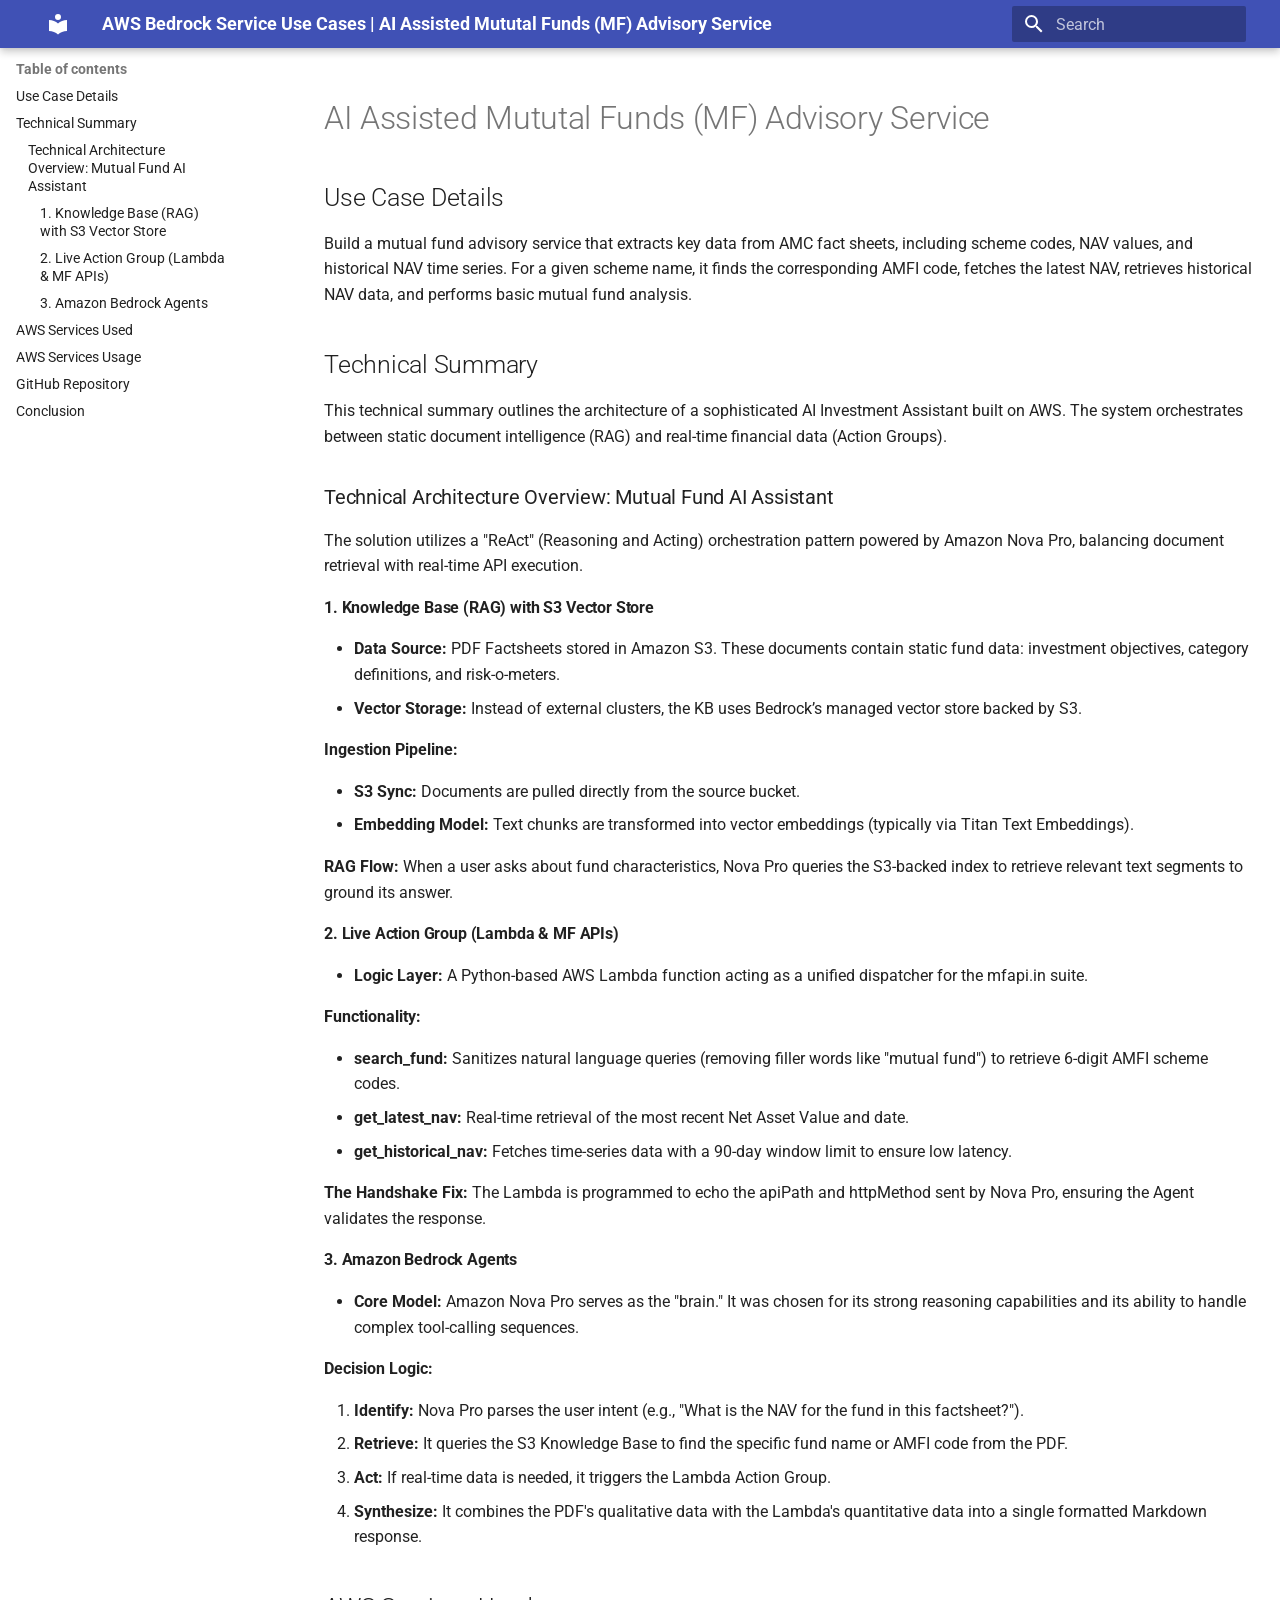
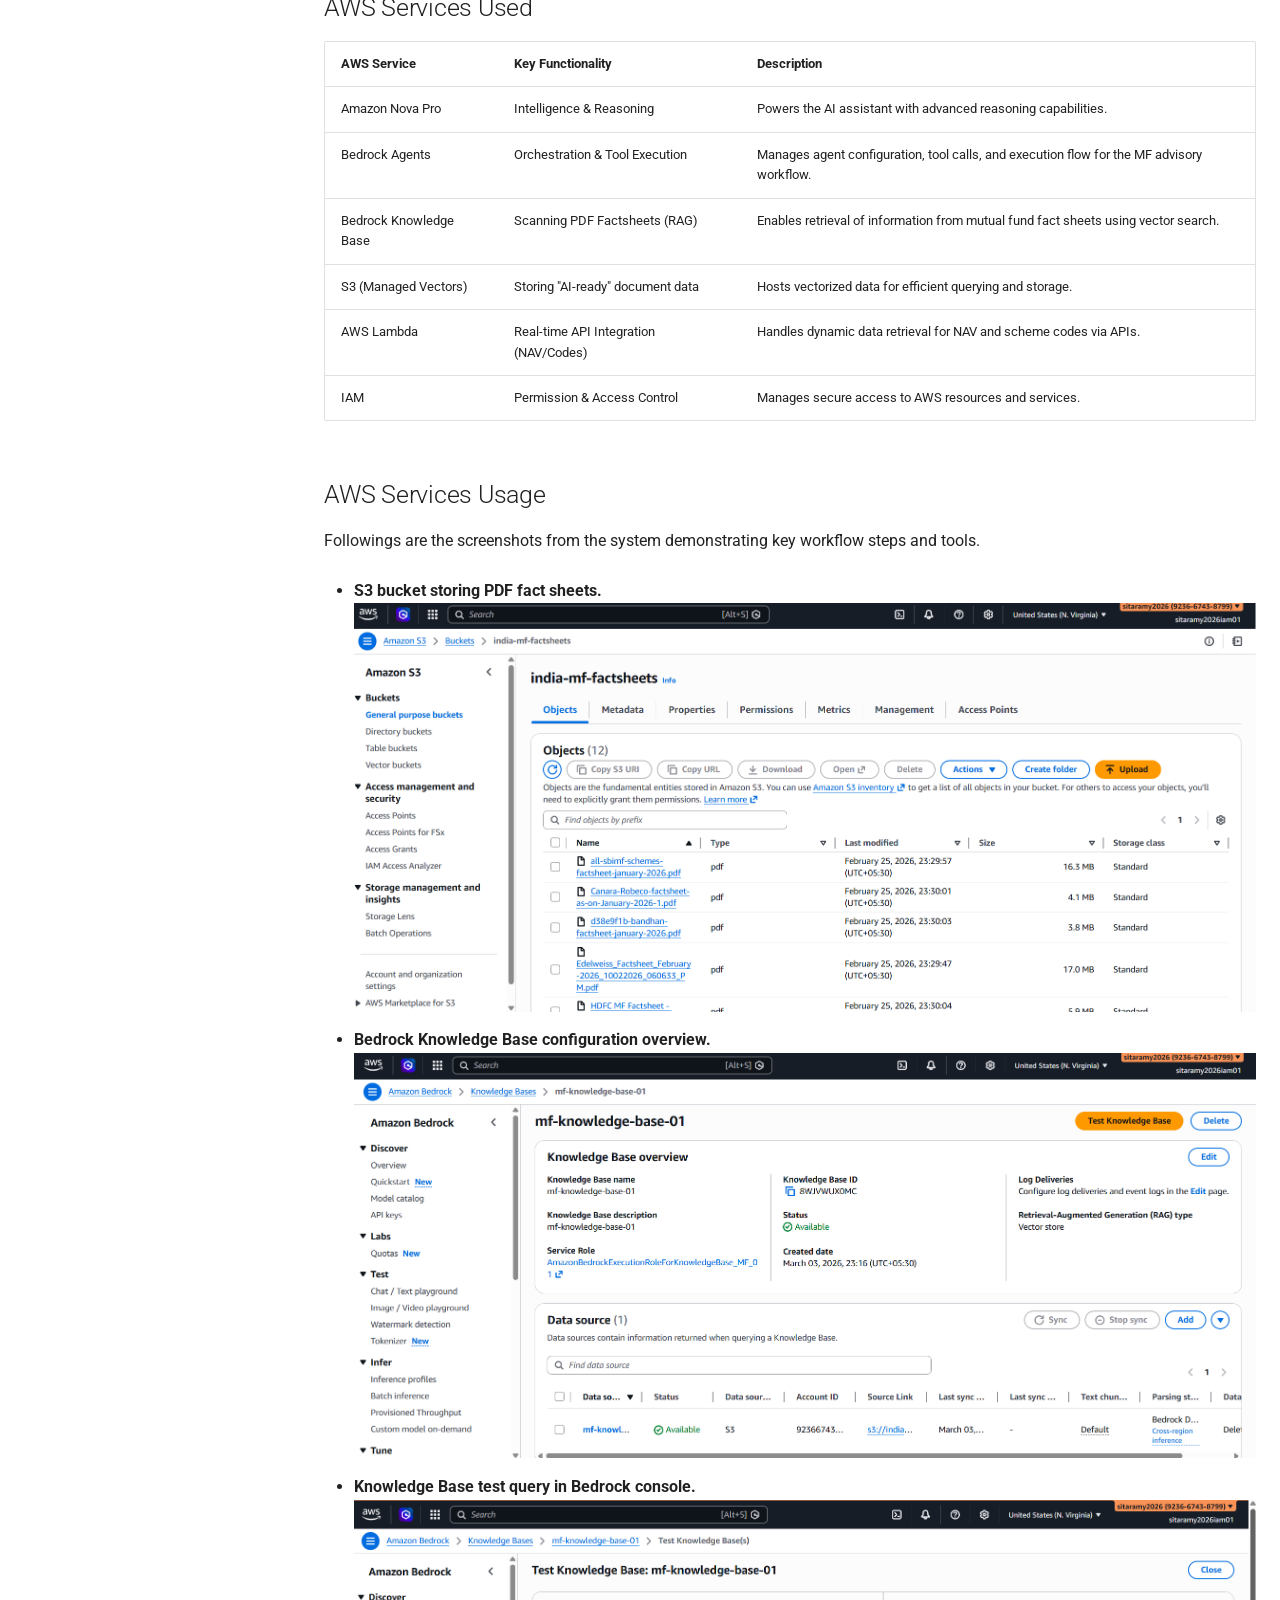
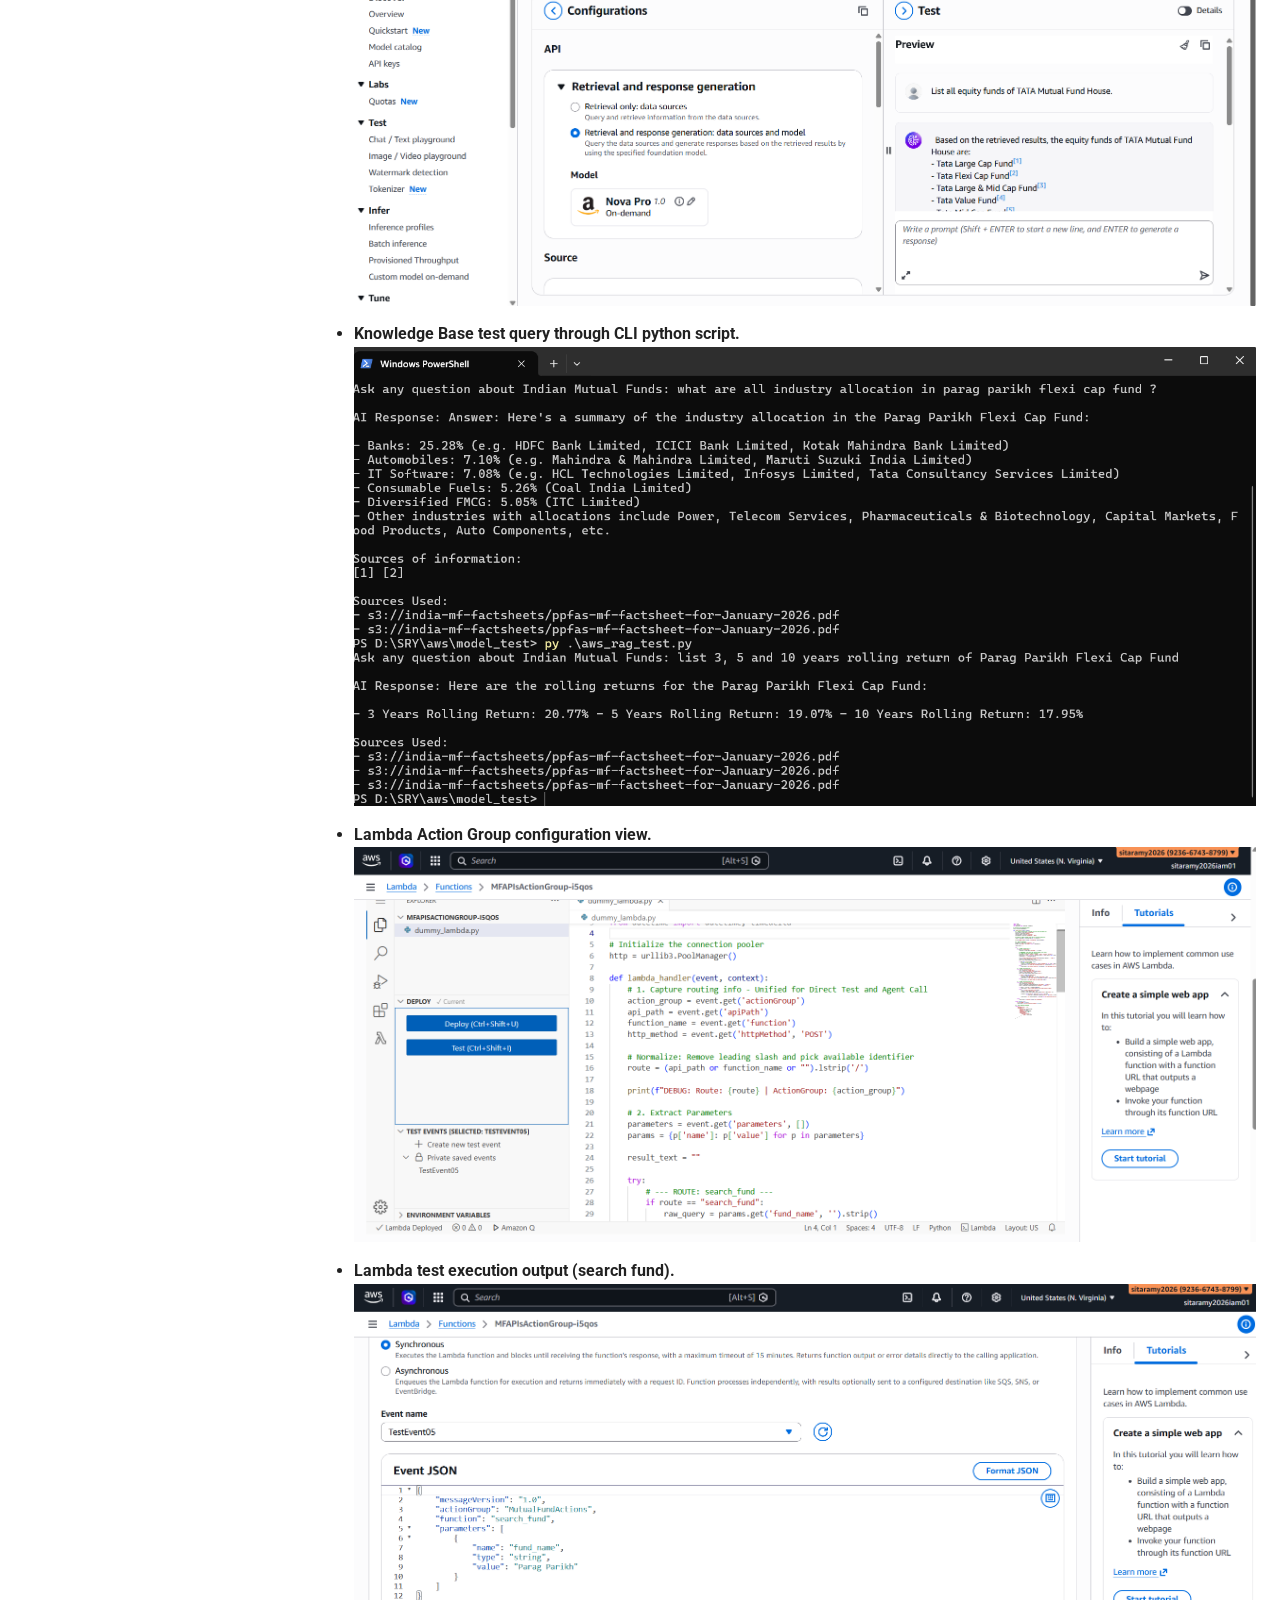
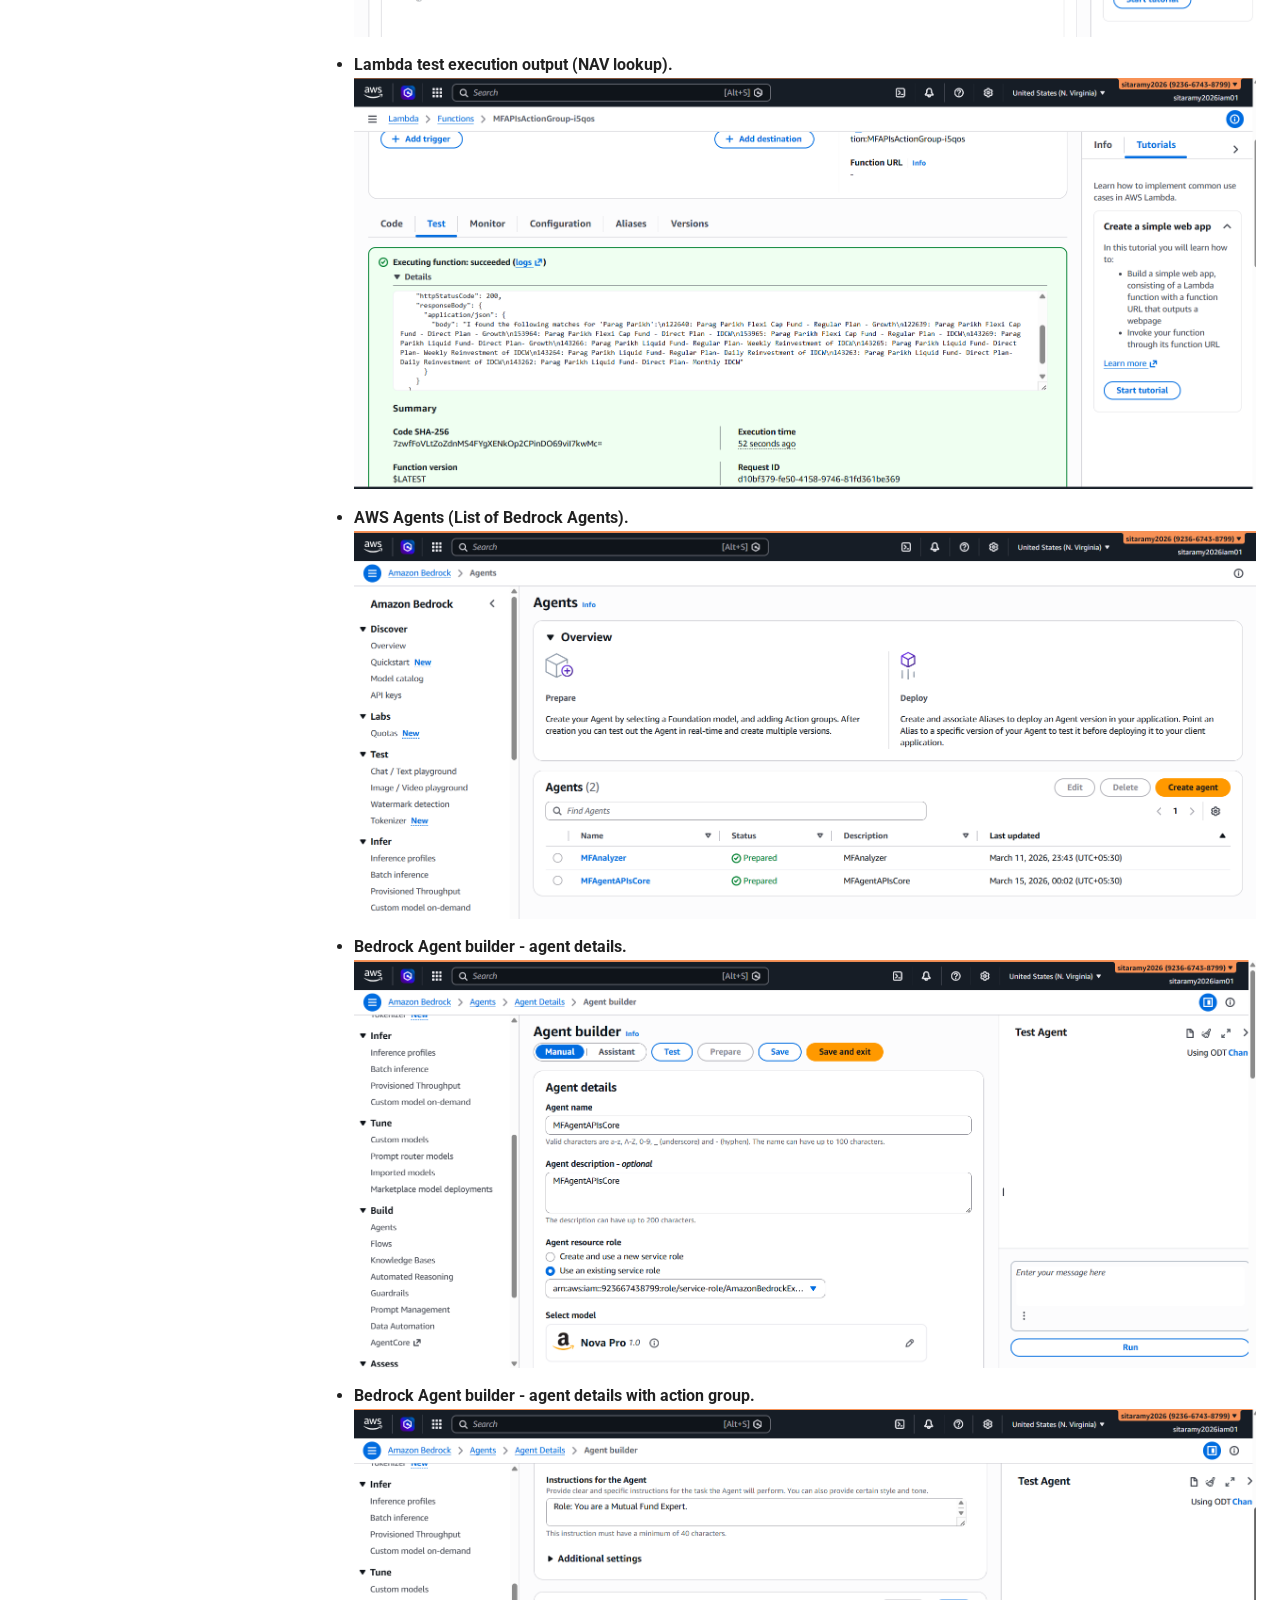
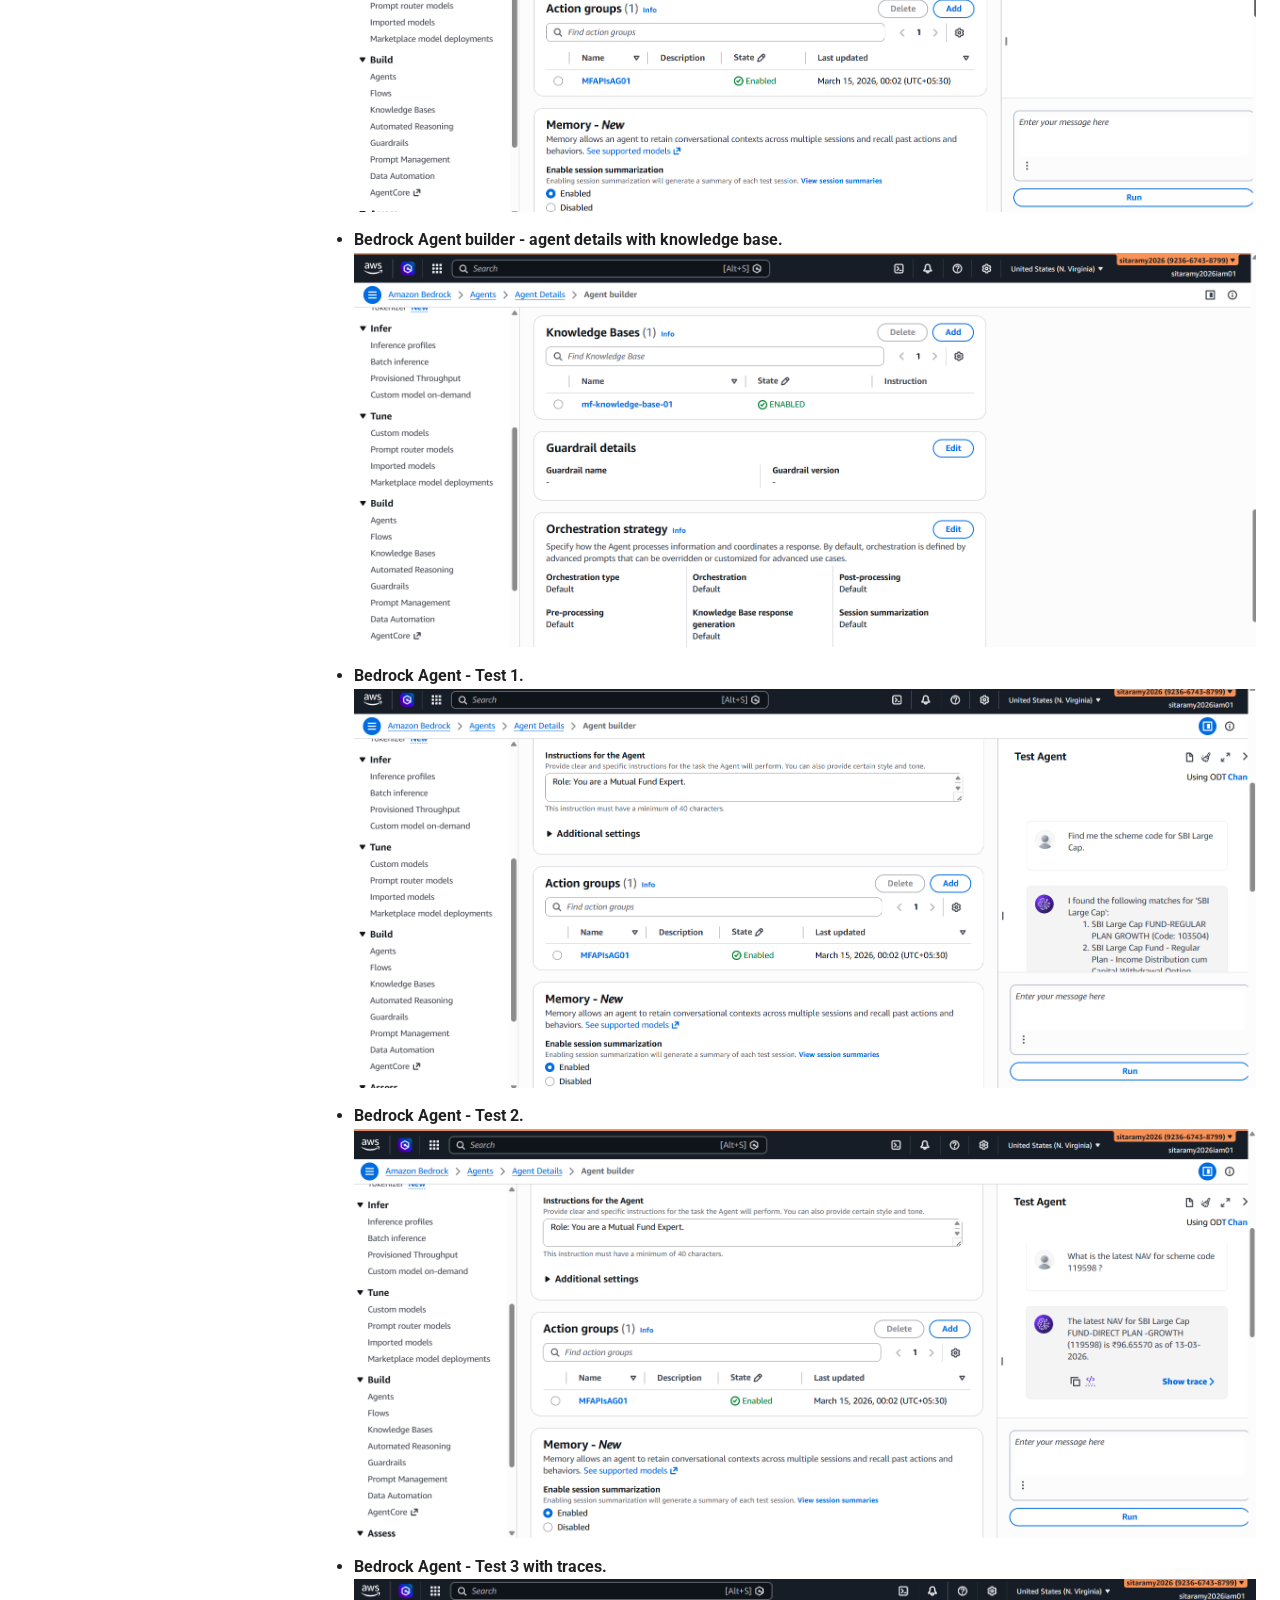
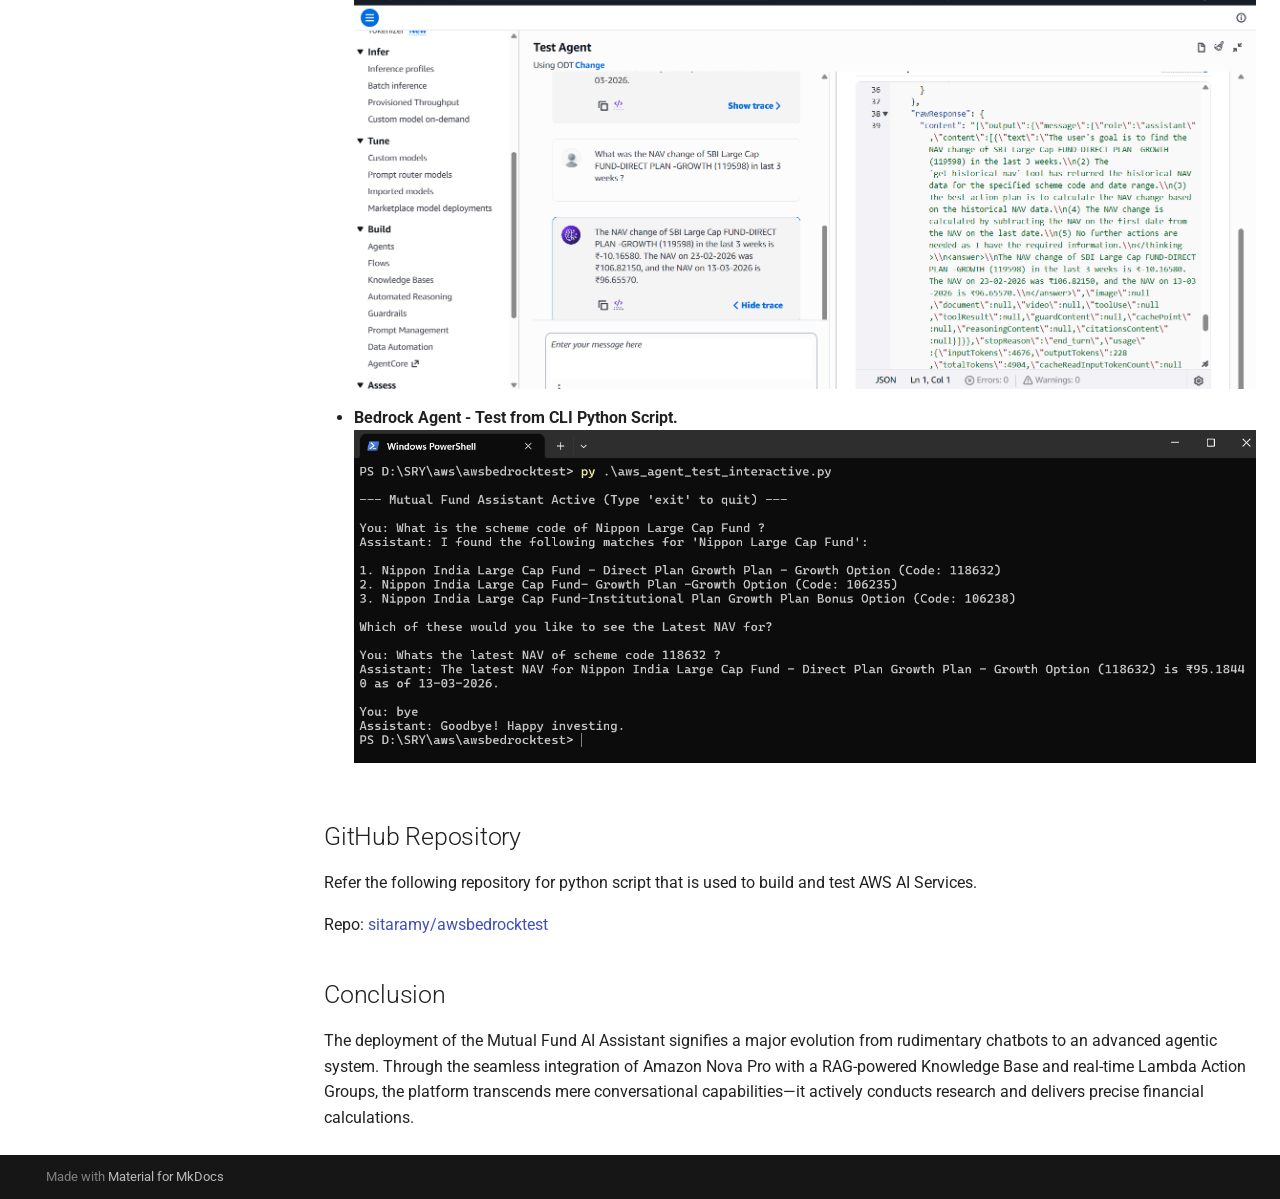
<file: index.html>
<!doctype html>
<html lang="en" class="no-js">
  <head>
    
      <meta charset="utf-8">
      <meta name="viewport" content="width=device-width,initial-scale=1">
      
      
      
      
      
      
        
      
      
      <link rel="icon" href="assets/images/favicon.png">
      <meta name="generator" content="mkdocs-1.6.1, mkdocs-material-9.7.5">
    
    
      
        <title>AWS Bedrock Service Use Cases | AI Assisted Mututal Funds (MF) Advisory Service</title>
      
    
    
      <link rel="stylesheet" href="assets/stylesheets/main.484c7ddc.min.css">
      
      


    
    
      
    
    
      
        
        
        <link rel="preconnect" href="https://fonts.gstatic.com" crossorigin>
        <link rel="stylesheet" href="https://fonts.googleapis.com/css?family=Roboto:300,300i,400,400i,700,700i%7CRoboto+Mono:400,400i,700,700i&display=fallback">
        <style>:root{--md-text-font:"Roboto";--md-code-font:"Roboto Mono"}</style>
      
    
    
      <link rel="stylesheet" href="css/extra.css">
    
    <script>__md_scope=new URL(".",location),__md_hash=e=>[...e].reduce(((e,_)=>(e<<5)-e+_.charCodeAt(0)),0),__md_get=(e,_=localStorage,t=__md_scope)=>JSON.parse(_.getItem(t.pathname+"."+e)),__md_set=(e,_,t=localStorage,a=__md_scope)=>{try{t.setItem(a.pathname+"."+e,JSON.stringify(_))}catch(e){}}</script>
    
      

    
    
  </head>
  
  
    <body dir="ltr">
  
    
    <input class="md-toggle" data-md-toggle="drawer" type="checkbox" id="__drawer" autocomplete="off">
    <input class="md-toggle" data-md-toggle="search" type="checkbox" id="__search" autocomplete="off">
    <label class="md-overlay" for="__drawer"></label>
    <div data-md-component="skip">
      
        
        <a href="#ai-assisted-mututal-funds-mf-advisory-service" class="md-skip">
          Skip to content
        </a>
      
    </div>
    <div data-md-component="announce">
      
    </div>
    
    
      

  

<header class="md-header md-header--shadow" data-md-component="header">
  <nav class="md-header__inner md-grid" aria-label="Header">
    <a href="." title="AWS Bedrock Service Use Cases | AI Assisted Mututal Funds (MF) Advisory Service" class="md-header__button md-logo" aria-label="AWS Bedrock Service Use Cases | AI Assisted Mututal Funds (MF) Advisory Service" data-md-component="logo">
      
  
  <svg xmlns="http://www.w3.org/2000/svg" viewBox="0 0 24 24"><path d="M12 8a3 3 0 0 0 3-3 3 3 0 0 0-3-3 3 3 0 0 0-3 3 3 3 0 0 0 3 3m0 3.54C9.64 9.35 6.5 8 3 8v11c3.5 0 6.64 1.35 9 3.54 2.36-2.19 5.5-3.54 9-3.54V8c-3.5 0-6.64 1.35-9 3.54"/></svg>

    </a>
    <label class="md-header__button md-icon" for="__drawer">
      
      <svg xmlns="http://www.w3.org/2000/svg" viewBox="0 0 24 24"><path d="M3 6h18v2H3zm0 5h18v2H3zm0 5h18v2H3z"/></svg>
    </label>
    <div class="md-header__title" data-md-component="header-title">
      <div class="md-header__ellipsis">
        <div class="md-header__topic">
          <span class="md-ellipsis">
            AWS Bedrock Service Use Cases | AI Assisted Mututal Funds (MF) Advisory Service
          </span>
        </div>
        <div class="md-header__topic" data-md-component="header-topic">
          <span class="md-ellipsis">
            
              Home
            
          </span>
        </div>
      </div>
    </div>
    
    
      <script>var palette=__md_get("__palette");if(palette&&palette.color){if("(prefers-color-scheme)"===palette.color.media){var media=matchMedia("(prefers-color-scheme: light)"),input=document.querySelector(media.matches?"[data-md-color-media='(prefers-color-scheme: light)']":"[data-md-color-media='(prefers-color-scheme: dark)']");palette.color.media=input.getAttribute("data-md-color-media"),palette.color.scheme=input.getAttribute("data-md-color-scheme"),palette.color.primary=input.getAttribute("data-md-color-primary"),palette.color.accent=input.getAttribute("data-md-color-accent")}for(var[key,value]of Object.entries(palette.color))document.body.setAttribute("data-md-color-"+key,value)}</script>
    
    
    
      
      
        <label class="md-header__button md-icon" for="__search">
          
          <svg xmlns="http://www.w3.org/2000/svg" viewBox="0 0 24 24"><path d="M9.5 3A6.5 6.5 0 0 1 16 9.5c0 1.61-.59 3.09-1.56 4.23l.27.27h.79l5 5-1.5 1.5-5-5v-.79l-.27-.27A6.52 6.52 0 0 1 9.5 16 6.5 6.5 0 0 1 3 9.5 6.5 6.5 0 0 1 9.5 3m0 2C7 5 5 7 5 9.5S7 14 9.5 14 14 12 14 9.5 12 5 9.5 5"/></svg>
        </label>
        <div class="md-search" data-md-component="search" role="dialog">
  <label class="md-search__overlay" for="__search"></label>
  <div class="md-search__inner" role="search">
    <form class="md-search__form" name="search">
      <input type="text" class="md-search__input" name="query" aria-label="Search" placeholder="Search" autocapitalize="off" autocorrect="off" autocomplete="off" spellcheck="false" data-md-component="search-query" required>
      <label class="md-search__icon md-icon" for="__search">
        
        <svg xmlns="http://www.w3.org/2000/svg" viewBox="0 0 24 24"><path d="M9.5 3A6.5 6.5 0 0 1 16 9.5c0 1.61-.59 3.09-1.56 4.23l.27.27h.79l5 5-1.5 1.5-5-5v-.79l-.27-.27A6.52 6.52 0 0 1 9.5 16 6.5 6.5 0 0 1 3 9.5 6.5 6.5 0 0 1 9.5 3m0 2C7 5 5 7 5 9.5S7 14 9.5 14 14 12 14 9.5 12 5 9.5 5"/></svg>
        
        <svg xmlns="http://www.w3.org/2000/svg" viewBox="0 0 24 24"><path d="M20 11v2H8l5.5 5.5-1.42 1.42L4.16 12l7.92-7.92L13.5 5.5 8 11z"/></svg>
      </label>
      <nav class="md-search__options" aria-label="Search">
        
        <button type="reset" class="md-search__icon md-icon" title="Clear" aria-label="Clear" tabindex="-1">
          
          <svg xmlns="http://www.w3.org/2000/svg" viewBox="0 0 24 24"><path d="M19 6.41 17.59 5 12 10.59 6.41 5 5 6.41 10.59 12 5 17.59 6.41 19 12 13.41 17.59 19 19 17.59 13.41 12z"/></svg>
        </button>
      </nav>
      
    </form>
    <div class="md-search__output">
      <div class="md-search__scrollwrap" tabindex="0" data-md-scrollfix>
        <div class="md-search-result" data-md-component="search-result">
          <div class="md-search-result__meta">
            Initializing search
          </div>
          <ol class="md-search-result__list" role="presentation"></ol>
        </div>
      </div>
    </div>
  </div>
</div>
      
    
    
  </nav>
  
</header>
    
    <div class="md-container" data-md-component="container">
      
      
        
          
        
      
      <main class="md-main" data-md-component="main">
        <div class="md-main__inner md-grid">
          
            
              
              <div class="md-sidebar md-sidebar--primary" data-md-component="sidebar" data-md-type="navigation" >
                <div class="md-sidebar__scrollwrap">
                  <div class="md-sidebar__inner">
                    



<nav class="md-nav md-nav--primary" aria-label="Navigation" data-md-level="0">
  <label class="md-nav__title" for="__drawer">
    <a href="." title="AWS Bedrock Service Use Cases | AI Assisted Mututal Funds (MF) Advisory Service" class="md-nav__button md-logo" aria-label="AWS Bedrock Service Use Cases | AI Assisted Mututal Funds (MF) Advisory Service" data-md-component="logo">
      
  
  <svg xmlns="http://www.w3.org/2000/svg" viewBox="0 0 24 24"><path d="M12 8a3 3 0 0 0 3-3 3 3 0 0 0-3-3 3 3 0 0 0-3 3 3 3 0 0 0 3 3m0 3.54C9.64 9.35 6.5 8 3 8v11c3.5 0 6.64 1.35 9 3.54 2.36-2.19 5.5-3.54 9-3.54V8c-3.5 0-6.64 1.35-9 3.54"/></svg>

    </a>
    AWS Bedrock Service Use Cases | AI Assisted Mututal Funds (MF) Advisory Service
  </label>
  
  <ul class="md-nav__list" data-md-scrollfix>
    
      
      
  
  
    
  
  
  
    <li class="md-nav__item md-nav__item--active">
      
      <input class="md-nav__toggle md-toggle" type="checkbox" id="__toc">
      
      
        
      
      
        <label class="md-nav__link md-nav__link--active" for="__toc">
          
  
  
  <span class="md-ellipsis">
    
  
    Home
  

    
  </span>
  
  

          <span class="md-nav__icon md-icon"></span>
        </label>
      
      <a href="." class="md-nav__link md-nav__link--active">
        
  
  
  <span class="md-ellipsis">
    
  
    Home
  

    
  </span>
  
  

      </a>
      
        

<nav class="md-nav md-nav--secondary" aria-label="Table of contents">
  
  
  
    
  
  
    <label class="md-nav__title" for="__toc">
      <span class="md-nav__icon md-icon"></span>
      Table of contents
    </label>
    <ul class="md-nav__list" data-md-component="toc" data-md-scrollfix>
      
        <li class="md-nav__item">
  <a href="#use-case-details" class="md-nav__link">
    <span class="md-ellipsis">
      
        Use Case Details
      
    </span>
  </a>
  
</li>
      
        <li class="md-nav__item">
  <a href="#technical-summary" class="md-nav__link">
    <span class="md-ellipsis">
      
        Technical Summary
      
    </span>
  </a>
  
    <nav class="md-nav" aria-label="Technical Summary">
      <ul class="md-nav__list">
        
          <li class="md-nav__item">
  <a href="#technical-architecture-overview-mutual-fund-ai-assistant" class="md-nav__link">
    <span class="md-ellipsis">
      
        Technical Architecture Overview: Mutual Fund AI Assistant
      
    </span>
  </a>
  
    <nav class="md-nav" aria-label="Technical Architecture Overview: Mutual Fund AI Assistant">
      <ul class="md-nav__list">
        
          <li class="md-nav__item">
  <a href="#1-knowledge-base-rag-with-s3-vector-store" class="md-nav__link">
    <span class="md-ellipsis">
      
        1. Knowledge Base (RAG) with S3 Vector Store
      
    </span>
  </a>
  
</li>
        
          <li class="md-nav__item">
  <a href="#2-live-action-group-lambda-mf-apis" class="md-nav__link">
    <span class="md-ellipsis">
      
        2. Live Action Group (Lambda &amp; MF APIs)
      
    </span>
  </a>
  
</li>
        
          <li class="md-nav__item">
  <a href="#3-amazon-bedrock-agents" class="md-nav__link">
    <span class="md-ellipsis">
      
        3. Amazon Bedrock Agents
      
    </span>
  </a>
  
</li>
        
      </ul>
    </nav>
  
</li>
        
      </ul>
    </nav>
  
</li>
      
        <li class="md-nav__item">
  <a href="#aws-services-used" class="md-nav__link">
    <span class="md-ellipsis">
      
        AWS Services Used
      
    </span>
  </a>
  
</li>
      
        <li class="md-nav__item">
  <a href="#aws-services-usage" class="md-nav__link">
    <span class="md-ellipsis">
      
        AWS Services Usage
      
    </span>
  </a>
  
</li>
      
        <li class="md-nav__item">
  <a href="#github-repository" class="md-nav__link">
    <span class="md-ellipsis">
      
        GitHub Repository
      
    </span>
  </a>
  
</li>
      
        <li class="md-nav__item">
  <a href="#conclusion" class="md-nav__link">
    <span class="md-ellipsis">
      
        Conclusion
      
    </span>
  </a>
  
</li>
      
    </ul>
  
</nav>
      
    </li>
  

    
  </ul>
</nav>
                  </div>
                </div>
              </div>
            
            
              
              <div class="md-sidebar md-sidebar--secondary" data-md-component="sidebar" data-md-type="toc" >
                <div class="md-sidebar__scrollwrap">
                  <div class="md-sidebar__inner">
                    

<nav class="md-nav md-nav--secondary" aria-label="Table of contents">
  
  
  
    
  
  
    <label class="md-nav__title" for="__toc">
      <span class="md-nav__icon md-icon"></span>
      Table of contents
    </label>
    <ul class="md-nav__list" data-md-component="toc" data-md-scrollfix>
      
        <li class="md-nav__item">
  <a href="#use-case-details" class="md-nav__link">
    <span class="md-ellipsis">
      
        Use Case Details
      
    </span>
  </a>
  
</li>
      
        <li class="md-nav__item">
  <a href="#technical-summary" class="md-nav__link">
    <span class="md-ellipsis">
      
        Technical Summary
      
    </span>
  </a>
  
    <nav class="md-nav" aria-label="Technical Summary">
      <ul class="md-nav__list">
        
          <li class="md-nav__item">
  <a href="#technical-architecture-overview-mutual-fund-ai-assistant" class="md-nav__link">
    <span class="md-ellipsis">
      
        Technical Architecture Overview: Mutual Fund AI Assistant
      
    </span>
  </a>
  
    <nav class="md-nav" aria-label="Technical Architecture Overview: Mutual Fund AI Assistant">
      <ul class="md-nav__list">
        
          <li class="md-nav__item">
  <a href="#1-knowledge-base-rag-with-s3-vector-store" class="md-nav__link">
    <span class="md-ellipsis">
      
        1. Knowledge Base (RAG) with S3 Vector Store
      
    </span>
  </a>
  
</li>
        
          <li class="md-nav__item">
  <a href="#2-live-action-group-lambda-mf-apis" class="md-nav__link">
    <span class="md-ellipsis">
      
        2. Live Action Group (Lambda &amp; MF APIs)
      
    </span>
  </a>
  
</li>
        
          <li class="md-nav__item">
  <a href="#3-amazon-bedrock-agents" class="md-nav__link">
    <span class="md-ellipsis">
      
        3. Amazon Bedrock Agents
      
    </span>
  </a>
  
</li>
        
      </ul>
    </nav>
  
</li>
        
      </ul>
    </nav>
  
</li>
      
        <li class="md-nav__item">
  <a href="#aws-services-used" class="md-nav__link">
    <span class="md-ellipsis">
      
        AWS Services Used
      
    </span>
  </a>
  
</li>
      
        <li class="md-nav__item">
  <a href="#aws-services-usage" class="md-nav__link">
    <span class="md-ellipsis">
      
        AWS Services Usage
      
    </span>
  </a>
  
</li>
      
        <li class="md-nav__item">
  <a href="#github-repository" class="md-nav__link">
    <span class="md-ellipsis">
      
        GitHub Repository
      
    </span>
  </a>
  
</li>
      
        <li class="md-nav__item">
  <a href="#conclusion" class="md-nav__link">
    <span class="md-ellipsis">
      
        Conclusion
      
    </span>
  </a>
  
</li>
      
    </ul>
  
</nav>
                  </div>
                </div>
              </div>
            
          
          
            <div class="md-content" data-md-component="content">
              
              <article class="md-content__inner md-typeset">
                
                  



<h1 id="ai-assisted-mututal-funds-mf-advisory-service">AI Assisted Mututal Funds (MF) Advisory Service</h1>
<h2 id="use-case-details">Use Case Details</h2>
<p>Build a mutual fund advisory service that extracts key data from AMC fact sheets, including scheme codes, NAV values, and historical NAV time series. For a given scheme name, it finds the corresponding AMFI code, fetches the latest NAV, retrieves historical NAV data, and performs basic mutual fund analysis.</p>
<h2 id="technical-summary">Technical Summary</h2>
<p>This technical summary outlines the architecture of a sophisticated AI Investment Assistant built on AWS. The system orchestrates between static document intelligence (RAG) and real-time financial data (Action Groups).</p>
<h3 id="technical-architecture-overview-mutual-fund-ai-assistant">Technical Architecture Overview: Mutual Fund AI Assistant</h3>
<p>The solution utilizes a "ReAct" (Reasoning and Acting) orchestration pattern powered by Amazon Nova Pro, balancing document retrieval with real-time API execution.</p>
<h4 id="1-knowledge-base-rag-with-s3-vector-store">1. Knowledge Base (RAG) with S3 Vector Store</h4>
<ul>
<li><strong>Data Source:</strong> PDF Factsheets stored in Amazon S3. These documents contain static fund data: investment objectives, category definitions, and risk-o-meters.</li>
<li><strong>Vector Storage:</strong> Instead of external clusters, the KB uses Bedrock’s managed vector store backed by S3.</li>
</ul>
<p><strong>Ingestion Pipeline:</strong></p>
<ul>
<li><strong>S3 Sync:</strong> Documents are pulled directly from the source bucket.</li>
<li><strong>Embedding Model:</strong> Text chunks are transformed into vector embeddings (typically via Titan Text Embeddings).</li>
</ul>
<p><strong>RAG Flow:</strong> When a user asks about fund characteristics, Nova Pro queries the S3-backed index to retrieve relevant text segments to ground its answer.</p>
<h4 id="2-live-action-group-lambda-mf-apis">2. Live Action Group (Lambda &amp; MF APIs)</h4>
<ul>
<li><strong>Logic Layer:</strong> A Python-based AWS Lambda function acting as a unified dispatcher for the mfapi.in suite.</li>
</ul>
<p><strong>Functionality:</strong></p>
<ul>
<li><strong>search_fund:</strong> Sanitizes natural language queries (removing filler words like "mutual fund") to retrieve 6-digit AMFI scheme codes.</li>
<li><strong>get_latest_nav:</strong> Real-time retrieval of the most recent Net Asset Value and date.</li>
<li><strong>get_historical_nav:</strong> Fetches time-series data with a 90-day window limit to ensure low latency.</li>
</ul>
<p><strong>The Handshake Fix:</strong> The Lambda is programmed to echo the apiPath and httpMethod sent by Nova Pro, ensuring the Agent validates the response.</p>
<h4 id="3-amazon-bedrock-agents">3. Amazon Bedrock Agents</h4>
<ul>
<li><strong>Core Model:</strong> Amazon Nova Pro serves as the "brain." It was chosen for its strong reasoning capabilities and its ability to handle complex tool-calling sequences.</li>
</ul>
<p><strong>Decision Logic:</strong></p>
<ol>
<li><strong>Identify:</strong> Nova Pro parses the user intent (e.g., "What is the NAV for the fund in this factsheet?").</li>
<li><strong>Retrieve:</strong> It queries the S3 Knowledge Base to find the specific fund name or AMFI code from the PDF.</li>
<li><strong>Act:</strong> If real-time data is needed, it triggers the Lambda Action Group.</li>
<li><strong>Synthesize:</strong> It combines the PDF's qualitative data with the Lambda's quantitative data into a single formatted Markdown response.</li>
</ol>
<h2 id="aws-services-used">AWS Services Used</h2>
<table>
<thead>
<tr>
<th>AWS Service</th>
<th>Key Functionality</th>
<th>Description</th>
</tr>
</thead>
<tbody>
<tr>
<td>Amazon Nova Pro</td>
<td>Intelligence &amp; Reasoning</td>
<td>Powers the AI assistant with advanced reasoning capabilities.</td>
</tr>
<tr>
<td>Bedrock Agents</td>
<td>Orchestration &amp; Tool Execution</td>
<td>Manages agent configuration, tool calls, and execution flow for the MF advisory workflow.</td>
</tr>
<tr>
<td>Bedrock Knowledge Base</td>
<td>Scanning PDF Factsheets (RAG)</td>
<td>Enables retrieval of information from mutual fund fact sheets using vector search.</td>
</tr>
<tr>
<td>S3 (Managed Vectors)</td>
<td>Storing "AI-ready" document data</td>
<td>Hosts vectorized data for efficient querying and storage.</td>
</tr>
<tr>
<td>AWS Lambda</td>
<td>Real-time API Integration (NAV/Codes)</td>
<td>Handles dynamic data retrieval for NAV and scheme codes via APIs.</td>
</tr>
<tr>
<td>IAM</td>
<td>Permission &amp; Access Control</td>
<td>Manages secure access to AWS resources and services.</td>
</tr>
</tbody>
</table>
<h2 id="aws-services-usage">AWS Services Usage</h2>
<p>Followings are the screenshots from the system demonstrating key workflow steps and tools.</p>
<ul>
<li>
<p><strong>S3 bucket storing PDF fact sheets.</strong><br />
<img alt="MF Fact Sheets Hosted on S3" src="images/mf_factsheet_s3.png" /></p>
</li>
<li>
<p><strong>Bedrock Knowledge Base configuration overview.</strong><br />
<img alt="Knowledge Base Setup" src="images/aws_bedrock_kb.png" /></p>
</li>
<li>
<p><strong>Knowledge Base test query in Bedrock console.</strong><br />
<img alt="Knowledge Base Console Test" src="images/aws_bedrock_kb_console_test.png" /></p>
</li>
<li>
<p><strong>Knowledge Base test query through CLI python script.</strong><br />
<img alt="Knowledge Base CLI Test" src="images/aws_bedrock_kb_cli_test.png" /></p>
</li>
<li>
<p><strong>Lambda Action Group configuration view.</strong><br />
<img alt="Lambda Action Group" src="images/lambda_func_mfactiongroup.png" /></p>
</li>
<li>
<p><strong>Lambda test execution output (search fund).</strong><br />
<img alt="Lambda Test" src="images/lambda_func_mfactiongroup_test01.png" /></p>
</li>
<li>
<p><strong>Lambda test execution output (NAV lookup).</strong><br />
<img alt="Lambda NAV Test" src="images/lambda_func_mfactiongroup_test02.png" /></p>
</li>
<li>
<p><strong>AWS Agents (List of Bedrock Agents).</strong><br />
<img alt="AWS Agents" src="images/aws_agents.png" /></p>
</li>
<li>
<p><strong>Bedrock Agent builder - agent details.</strong><br />
<img alt="Agent Builder - Details" src="images/aws_agent_build_01.png" /></p>
</li>
<li>
<p><strong>Bedrock Agent builder - agent details with action group.</strong><br />
<img alt="Agent Builder - Details" src="images/aws_agent_build_02.png" /></p>
</li>
<li>
<p><strong>Bedrock Agent builder - agent details with knowledge base.</strong><br />
<img alt="Agent Builder - Details" src="images/aws_agent_build_03.png" /></p>
</li>
<li>
<p><strong>Bedrock Agent - Test 1.</strong><br />
<img alt="Agent Builder - Test" src="images/aws_agent_test01.png" /></p>
</li>
<li>
<p><strong>Bedrock Agent - Test 2.</strong><br />
<img alt="Bedrock Agent - Test" src="images/aws_agent_test02.png" /></p>
</li>
<li>
<p><strong>Bedrock Agent - Test 3 with traces.</strong><br />
<img alt="Bedrock Agent - Test" src="images/aws_agent_test03.png" /></p>
</li>
<li>
<p><strong>Bedrock Agent - Test from CLI Python Script.</strong><br />
<img alt="Bedrock Agent - CLI Python Test" src="images/aws_agent_test_cli_01.png" /></p>
</li>
</ul>
<h2 id="github-repository">GitHub Repository</h2>
<p>Refer the following repository for python script that is used to build and test AWS AI Services.</p>
<p>Repo: <a href="https://github.com/sitaramy/awsbedrocktest/tree/main">sitaramy/awsbedrocktest</a></p>
<h2 id="conclusion">Conclusion</h2>
<p>The deployment of the Mutual Fund AI Assistant signifies a major evolution from rudimentary chatbots to an advanced agentic system. Through the seamless integration of Amazon Nova Pro with a RAG-powered Knowledge Base and real-time Lambda Action Groups, the platform transcends mere conversational capabilities—it actively conducts research and delivers precise financial calculations.</p>












                
              </article>
            </div>
          
          
<script>var target=document.getElementById(location.hash.slice(1));target&&target.name&&(target.checked=target.name.startsWith("__tabbed_"))</script>
        </div>
        
      </main>
      
        <footer class="md-footer">
  
  <div class="md-footer-meta md-typeset">
    <div class="md-footer-meta__inner md-grid">
      <div class="md-copyright">
  
  
    Made with
    <a href="https://squidfunk.github.io/mkdocs-material/" target="_blank" rel="noopener">
      Material for MkDocs
    </a>
  
</div>
      
    </div>
  </div>
</footer>
      
    </div>
    <div class="md-dialog" data-md-component="dialog">
      <div class="md-dialog__inner md-typeset"></div>
    </div>
    
    
    
      
      
      <script id="__config" type="application/json">{"annotate": null, "base": ".", "features": [], "search": "assets/javascripts/workers/search.2c215733.min.js", "tags": null, "translations": {"clipboard.copied": "Copied to clipboard", "clipboard.copy": "Copy to clipboard", "search.result.more.one": "1 more on this page", "search.result.more.other": "# more on this page", "search.result.none": "No matching documents", "search.result.one": "1 matching document", "search.result.other": "# matching documents", "search.result.placeholder": "Type to start searching", "search.result.term.missing": "Missing", "select.version": "Select version"}, "version": null}</script>
    
    
      <script src="assets/javascripts/bundle.79ae519e.min.js"></script>
      
    
  </body>
</html>
</file>
<file: css/extra.css>
/* Hide the standard left navigation sidebar (primary sidebar) */
.md-sidebar--primary {
  display: none !important;
}

/* Show the right-hand table of contents sidebar (secondary sidebar) on the left */
.md-sidebar--secondary {
  display: block !important;
  position: fixed !important;
  left: 0 !important;
  top: 0 !important;
  height: 100% !important;
  overflow-y: auto !important;
  width: 280px !important;
  padding-top: 60px !important; /* account for header */
}

/* Shift main content area to the right to avoid being overlapped by the sidebar */
.md-main {
  margin-left: 300px !important;
}

/* Allow content to use full width of the remaining space */
.md-content {
  max-width: 100% !important;
}
</file>
<file: assets/stylesheets/main.484c7ddc.min.css>
@charset "UTF-8";html{-webkit-text-size-adjust:none;-moz-text-size-adjust:none;text-size-adjust:none;box-sizing:border-box}*,:after,:before{box-sizing:inherit}@media (prefers-reduced-motion){*,:after,:before{transition:none!important}}body{margin:0}a,button,input,label{-webkit-tap-highlight-color:transparent}a{color:inherit;text-decoration:none}hr{border:0;box-sizing:initial;display:block;height:.05rem;overflow:visible;padding:0}small{font-size:80%}sub,sup{line-height:1em}img{border-style:none}table{border-collapse:initial;border-spacing:0}td,th{font-weight:400;vertical-align:top}button{background:#0000;border:0;font-family:inherit;font-size:inherit;margin:0;padding:0}input{border:0;outline:none}:root{--md-primary-fg-color:#4051b5;--md-primary-fg-color--light:#5d6cc0;--md-primary-fg-color--dark:#303fa1;--md-primary-bg-color:#fff;--md-primary-bg-color--light:#ffffffb3;--md-accent-fg-color:#526cfe;--md-accent-fg-color--transparent:#526cfe1a;--md-accent-bg-color:#fff;--md-accent-bg-color--light:#ffffffb3}[data-md-color-scheme=default]{color-scheme:light}[data-md-color-scheme=default] img[src$="#gh-dark-mode-only"],[data-md-color-scheme=default] img[src$="#only-dark"]{display:none}:root,[data-md-color-scheme=default]{--md-hue:225deg;--md-default-fg-color:#000000de;--md-default-fg-color--light:#0000008a;--md-default-fg-color--lighter:#00000052;--md-default-fg-color--lightest:#00000012;--md-default-bg-color:#fff;--md-default-bg-color--light:#ffffffb3;--md-default-bg-color--lighter:#ffffff4d;--md-default-bg-color--lightest:#ffffff1f;--md-code-fg-color:#36464e;--md-code-bg-color:#f5f5f5;--md-code-bg-color--light:#f5f5f5b3;--md-code-bg-color--lighter:#f5f5f54d;--md-code-hl-color:#4287ff;--md-code-hl-color--light:#4287ff1a;--md-code-hl-number-color:#d52a2a;--md-code-hl-special-color:#db1457;--md-code-hl-function-color:#a846b9;--md-code-hl-constant-color:#6e59d9;--md-code-hl-keyword-color:#3f6ec6;--md-code-hl-string-color:#1c7d4d;--md-code-hl-name-color:var(--md-code-fg-color);--md-code-hl-operator-color:var(--md-default-fg-color--light);--md-code-hl-punctuation-color:var(--md-default-fg-color--light);--md-code-hl-comment-color:var(--md-default-fg-color--light);--md-code-hl-generic-color:var(--md-default-fg-color--light);--md-code-hl-variable-color:var(--md-default-fg-color--light);--md-typeset-color:var(--md-default-fg-color);--md-typeset-a-color:var(--md-primary-fg-color);--md-typeset-del-color:#f5503d26;--md-typeset-ins-color:#0bd57026;--md-typeset-kbd-color:#fafafa;--md-typeset-kbd-accent-color:#fff;--md-typeset-kbd-border-color:#b8b8b8;--md-typeset-mark-color:#ffff0080;--md-typeset-table-color:#0000001f;--md-typeset-table-color--light:rgba(0,0,0,.035);--md-admonition-fg-color:var(--md-default-fg-color);--md-admonition-bg-color:var(--md-default-bg-color);--md-warning-fg-color:#000000de;--md-warning-bg-color:#ff9;--md-footer-fg-color:#fff;--md-footer-fg-color--light:#ffffffb3;--md-footer-fg-color--lighter:#ffffff73;--md-footer-bg-color:#000000de;--md-footer-bg-color--dark:#00000052;--md-shadow-z1:0 0.2rem 0.5rem #0000000d,0 0 0.05rem #0000001a;--md-shadow-z2:0 0.2rem 0.5rem #0000001a,0 0 0.05rem #00000040;--md-shadow-z3:0 0.2rem 0.5rem #0003,0 0 0.05rem #00000059}.md-icon svg{fill:currentcolor;display:block;height:1.2rem;width:1.2rem}body{-webkit-font-smoothing:antialiased;-moz-osx-font-smoothing:grayscale;--md-text-font-family:var(--md-text-font,_),-apple-system,BlinkMacSystemFont,Helvetica,Arial,sans-serif;--md-code-font-family:var(--md-code-font,_),SFMono-Regular,Consolas,Menlo,monospace}aside,body,input{font-feature-settings:"kern","liga";color:var(--md-typeset-color);font-family:var(--md-text-font-family)}code,kbd,pre{font-feature-settings:"kern";font-family:var(--md-code-font-family)}:root{--md-typeset-table-sort-icon:url('data:image/svg+xml;charset=utf-8,<svg xmlns="http://www.w3.org/2000/svg" viewBox="0 0 24 24"><path d="m18 21-4-4h3V7h-3l4-4 4 4h-3v10h3M2 19v-2h10v2M2 13v-2h7v2M2 7V5h4v2z"/></svg>');--md-typeset-table-sort-icon--asc:url('data:image/svg+xml;charset=utf-8,<svg xmlns="http://www.w3.org/2000/svg" viewBox="0 0 24 24"><path d="M19 17h3l-4 4-4-4h3V3h2M2 17h10v2H2M6 5v2H2V5m0 6h7v2H2z"/></svg>');--md-typeset-table-sort-icon--desc:url('data:image/svg+xml;charset=utf-8,<svg xmlns="http://www.w3.org/2000/svg" viewBox="0 0 24 24"><path d="M19 7h3l-4-4-4 4h3v14h2M2 17h10v2H2M6 5v2H2V5m0 6h7v2H2z"/></svg>')}.md-typeset{-webkit-print-color-adjust:exact;color-adjust:exact;font-size:.8rem;line-height:1.6;overflow-wrap:break-word}@media print{.md-typeset{font-size:.68rem}}.md-typeset blockquote,.md-typeset dl,.md-typeset figure,.md-typeset ol,.md-typeset pre,.md-typeset ul{margin-bottom:1em;margin-top:1em}.md-typeset h1{color:var(--md-default-fg-color--light);font-size:2em;line-height:1.3;margin:0 0 1.25em}.md-typeset h1,.md-typeset h2{font-weight:300;letter-spacing:-.01em}.md-typeset h2{font-size:1.5625em;line-height:1.4;margin:1.6em 0 .64em}.md-typeset h3{font-size:1.25em;font-weight:400;letter-spacing:-.01em;line-height:1.5;margin:1.6em 0 .8em}.md-typeset h2+h3{margin-top:.8em}.md-typeset h4{font-weight:700;letter-spacing:-.01em;margin:1em 0}.md-typeset h5,.md-typeset h6{color:var(--md-default-fg-color--light);font-size:.8em;font-weight:700;letter-spacing:-.01em;margin:1.25em 0}.md-typeset h5{text-transform:uppercase}.md-typeset h5 code{text-transform:none}.md-typeset hr{border-bottom:.05rem solid var(--md-default-fg-color--lightest);display:flow-root;margin:1.5em 0}.md-typeset a{color:var(--md-typeset-a-color);word-break:break-word}.md-typeset a,.md-typeset a:before{transition:color 125ms}.md-typeset a:focus,.md-typeset a:hover{color:var(--md-accent-fg-color)}.md-typeset a:focus code,.md-typeset a:hover code{background-color:var(--md-accent-fg-color--transparent);color:var(--md-accent-fg-color)}.md-typeset a code{color:var(--md-typeset-a-color)}.md-typeset a.focus-visible{outline-color:var(--md-accent-fg-color);outline-offset:.2rem}.md-typeset code,.md-typeset kbd,.md-typeset pre{color:var(--md-code-fg-color);direction:ltr;font-variant-ligatures:none;transition:background-color 125ms}@media print{.md-typeset code,.md-typeset kbd,.md-typeset pre{white-space:pre-wrap}}.md-typeset code{background-color:var(--md-code-bg-color);border-radius:.1rem;-webkit-box-decoration-break:clone;box-decoration-break:clone;font-size:.85em;padding:0 .2941176471em;transition:color 125ms,background-color 125ms;word-break:break-word}.md-typeset code:not(.focus-visible){-webkit-tap-highlight-color:transparent;outline:none}.md-typeset pre{display:flow-root;line-height:1.4;position:relative}.md-typeset pre>code{-webkit-box-decoration-break:slice;box-decoration-break:slice;box-shadow:none;display:block;margin:0;outline-color:var(--md-accent-fg-color);overflow:auto;padding:.7720588235em 1.1764705882em;scrollbar-color:var(--md-default-fg-color--lighter) #0000;scrollbar-width:thin;touch-action:auto;word-break:normal}.md-typeset pre>code:hover{scrollbar-color:var(--md-accent-fg-color) #0000}.md-typeset pre>code::-webkit-scrollbar{height:.2rem;width:.2rem}.md-typeset pre>code::-webkit-scrollbar-thumb{background-color:var(--md-default-fg-color--lighter)}.md-typeset pre>code::-webkit-scrollbar-thumb:hover{background-color:var(--md-accent-fg-color)}.md-typeset kbd{background-color:var(--md-typeset-kbd-color);border-radius:.1rem;box-shadow:0 .1rem 0 .05rem var(--md-typeset-kbd-border-color),0 .1rem 0 var(--md-typeset-kbd-border-color),0 -.1rem .2rem var(--md-typeset-kbd-accent-color) inset;color:var(--md-default-fg-color);display:inline-block;font-size:.75em;padding:0 .6666666667em;vertical-align:text-top;word-break:break-word}.md-typeset mark{background-color:var(--md-typeset-mark-color);-webkit-box-decoration-break:clone;box-decoration-break:clone;color:inherit;word-break:break-word}.md-typeset abbr{cursor:help;text-decoration:none}.md-typeset [data-preview],.md-typeset abbr{border-bottom:.05rem dotted var(--md-default-fg-color--light)}.md-typeset small{opacity:.75}[dir=ltr] .md-typeset sub,[dir=ltr] .md-typeset sup{margin-left:.078125em}[dir=rtl] .md-typeset sub,[dir=rtl] .md-typeset sup{margin-right:.078125em}[dir=ltr] .md-typeset blockquote{padding-left:.6rem}[dir=rtl] .md-typeset blockquote{padding-right:.6rem}[dir=ltr] .md-typeset blockquote{border-left:.2rem solid var(--md-default-fg-color--lighter)}[dir=rtl] .md-typeset blockquote{border-right:.2rem solid var(--md-default-fg-color--lighter)}.md-typeset blockquote{color:var(--md-default-fg-color--light);margin-left:0;margin-right:0}.md-typeset ul{list-style-type:disc}.md-typeset ul[type]{list-style-type:revert-layer}[dir=ltr] .md-typeset ol,[dir=ltr] .md-typeset ul{margin-left:.625em}[dir=rtl] .md-typeset ol,[dir=rtl] .md-typeset ul{margin-right:.625em}.md-typeset ol,.md-typeset ul{padding:0}.md-typeset ol:not([hidden]),.md-typeset ul:not([hidden]){display:flow-root}.md-typeset ol ol,.md-typeset ul ol{list-style-type:lower-alpha}.md-typeset ol ol ol,.md-typeset ul ol ol{list-style-type:lower-roman}.md-typeset ol ol ol ol,.md-typeset ul ol ol ol{list-style-type:upper-alpha}.md-typeset ol ol ol ol ol,.md-typeset ul ol ol ol ol{list-style-type:upper-roman}.md-typeset ol[type],.md-typeset ul[type]{list-style-type:revert-layer}[dir=ltr] .md-typeset ol li,[dir=ltr] .md-typeset ul li{margin-left:1.25em}[dir=rtl] .md-typeset ol li,[dir=rtl] .md-typeset ul li{margin-right:1.25em}.md-typeset ol li,.md-typeset ul li{margin-bottom:.5em}.md-typeset ol li blockquote,.md-typeset ol li p,.md-typeset ul li blockquote,.md-typeset ul li p{margin:.5em 0}.md-typeset ol li:last-child,.md-typeset ul li:last-child{margin-bottom:0}[dir=ltr] .md-typeset ol li ol,[dir=ltr] .md-typeset ol li ul,[dir=ltr] .md-typeset ul li ol,[dir=ltr] .md-typeset ul li ul{margin-left:.625em}[dir=rtl] .md-typeset ol li ol,[dir=rtl] .md-typeset ol li ul,[dir=rtl] .md-typeset ul li ol,[dir=rtl] .md-typeset ul li ul{margin-right:.625em}.md-typeset ol li ol,.md-typeset ol li ul,.md-typeset ul li ol,.md-typeset ul li ul{margin-bottom:.5em;margin-top:.5em}[dir=ltr] .md-typeset dd{margin-left:1.875em}[dir=rtl] .md-typeset dd{margin-right:1.875em}.md-typeset dd{margin-bottom:1.5em;margin-top:1em}.md-typeset img,.md-typeset svg,.md-typeset video{height:auto;max-width:100%}.md-typeset img[align=left]{margin:1em 1em 1em 0}.md-typeset img[align=right]{margin:1em 0 1em 1em}.md-typeset img[align]:only-child{margin-top:0}.md-typeset figure{display:flow-root;margin:1em auto;max-width:100%;text-align:center;width:fit-content}.md-typeset figure img{display:block;margin:0 auto}.md-typeset figcaption{font-style:italic;margin:1em auto;max-width:24rem}.md-typeset iframe{max-width:100%}.md-typeset table:not([class]){background-color:var(--md-default-bg-color);border:.05rem solid var(--md-typeset-table-color);border-radius:.1rem;display:inline-block;font-size:.64rem;max-width:100%;overflow:auto;touch-action:auto}@media print{.md-typeset table:not([class]){display:table}}.md-typeset table:not([class])+*{margin-top:1.5em}.md-typeset table:not([class]) td>:first-child,.md-typeset table:not([class]) th>:first-child{margin-top:0}.md-typeset table:not([class]) td>:last-child,.md-typeset table:not([class]) th>:last-child{margin-bottom:0}.md-typeset table:not([class]) td:not([align]),.md-typeset table:not([class]) th:not([align]){text-align:left}[dir=rtl] .md-typeset table:not([class]) td:not([align]),[dir=rtl] .md-typeset table:not([class]) th:not([align]){text-align:right}.md-typeset table:not([class]) th{font-weight:700;min-width:5rem;padding:.9375em 1.25em;vertical-align:top}.md-typeset table:not([class]) td{border-top:.05rem solid var(--md-typeset-table-color);padding:.9375em 1.25em;vertical-align:top}.md-typeset table:not([class]) tbody tr{transition:background-color 125ms}.md-typeset table:not([class]) tbody tr:hover{background-color:var(--md-typeset-table-color--light);box-shadow:0 .05rem 0 var(--md-default-bg-color) inset}.md-typeset table:not([class]) a{word-break:normal}.md-typeset table th[role=columnheader]{cursor:pointer}[dir=ltr] .md-typeset table th[role=columnheader]:after{margin-left:.5em}[dir=rtl] .md-typeset table th[role=columnheader]:after{margin-right:.5em}.md-typeset table th[role=columnheader]:after{content:"";display:inline-block;height:1.2em;-webkit-mask-image:var(--md-typeset-table-sort-icon);mask-image:var(--md-typeset-table-sort-icon);-webkit-mask-repeat:no-repeat;mask-repeat:no-repeat;-webkit-mask-size:contain;mask-size:contain;transition:background-color 125ms;vertical-align:text-bottom;width:1.2em}.md-typeset table th[role=columnheader]:hover:after{background-color:var(--md-default-fg-color--lighter)}.md-typeset table th[role=columnheader][aria-sort=ascending]:after{background-color:var(--md-default-fg-color--light);-webkit-mask-image:var(--md-typeset-table-sort-icon--asc);mask-image:var(--md-typeset-table-sort-icon--asc)}.md-typeset table th[role=columnheader][aria-sort=descending]:after{background-color:var(--md-default-fg-color--light);-webkit-mask-image:var(--md-typeset-table-sort-icon--desc);mask-image:var(--md-typeset-table-sort-icon--desc)}.md-typeset__scrollwrap{margin:1em -.8rem;overflow-x:auto;touch-action:auto}.md-typeset__table{display:inline-block;margin-bottom:.5em;padding:0 .8rem}@media print{.md-typeset__table{display:block}}html .md-typeset__table table{display:table;margin:0;overflow:hidden;width:100%}@media screen and (max-width:44.984375em){.md-content__inner>pre{margin:1em -.8rem}.md-content__inner>pre code{border-radius:0}}.md-typeset .md-author{border-radius:100%;display:block;flex-shrink:0;height:1.6rem;overflow:hidden;position:relative;transition:color 125ms,transform 125ms;width:1.6rem}.md-typeset .md-author img{display:block}.md-typeset .md-author--more{background:var(--md-default-fg-color--lightest);color:var(--md-default-fg-color--lighter);font-size:.6rem;font-weight:700;line-height:1.6rem;text-align:center}.md-typeset .md-author--long{height:2.4rem;width:2.4rem}.md-typeset a.md-author{transform:scale(1)}.md-typeset a.md-author img{border-radius:100%;filter:grayscale(100%) opacity(75%);transition:filter 125ms}.md-typeset a.md-author:focus,.md-typeset a.md-author:hover{transform:scale(1.1);z-index:1}.md-typeset a.md-author:focus img,.md-typeset a.md-author:hover img{filter:grayscale(0)}.md-banner{background-color:var(--md-footer-bg-color);color:var(--md-footer-fg-color);overflow:auto}@media print{.md-banner{display:none}}.md-banner--warning{background-color:var(--md-warning-bg-color);color:var(--md-warning-fg-color)}.md-banner__inner{font-size:.7rem;margin:.6rem auto;padding:0 .8rem}[dir=ltr] .md-banner__button{float:right}[dir=rtl] .md-banner__button{float:left}.md-banner__button{color:inherit;cursor:pointer;transition:opacity .25s}.no-js .md-banner__button{display:none}.md-banner__button:hover{opacity:.7}html{font-size:125%;height:100%;overflow-x:hidden}@media screen and (min-width:100em){html{font-size:137.5%}}@media screen and (min-width:125em){html{font-size:150%}}body{background-color:var(--md-default-bg-color);display:flex;flex-direction:column;font-size:.5rem;min-height:100%;position:relative;width:100%}@media print{body{display:block}}@media screen and (max-width:59.984375em){body[data-md-scrolllock]{position:fixed}}.md-grid{margin-left:auto;margin-right:auto;max-width:61rem}.md-container{display:flex;flex-direction:column;flex-grow:1}@media print{.md-container{display:block}}.md-main{flex-grow:1}.md-main__inner{display:flex;height:100%;margin-top:1.5rem}.md-ellipsis{overflow:hidden;text-overflow:ellipsis}.md-toggle{display:none}.md-option{height:0;opacity:0;position:absolute;width:0}.md-option:checked+label:not([hidden]){display:block}.md-option.focus-visible+label{outline-color:var(--md-accent-fg-color);outline-style:auto}.md-skip{background-color:var(--md-default-fg-color);border-radius:.1rem;color:var(--md-default-bg-color);font-size:.64rem;margin:.5rem;opacity:0;outline-color:var(--md-accent-fg-color);padding:.3rem .5rem;position:fixed;transform:translateY(.4rem);z-index:-1}.md-skip:focus{opacity:1;transform:translateY(0);transition:transform .25s cubic-bezier(.4,0,.2,1),opacity 175ms 75ms;z-index:10}@page{margin:25mm}:root{--md-clipboard-icon:url('data:image/svg+xml;charset=utf-8,<svg xmlns="http://www.w3.org/2000/svg" viewBox="0 0 24 24"><path d="M19 21H8V7h11m0-2H8a2 2 0 0 0-2 2v14a2 2 0 0 0 2 2h11a2 2 0 0 0 2-2V7a2 2 0 0 0-2-2m-3-4H4a2 2 0 0 0-2 2v14h2V3h12z"/></svg>')}.md-clipboard{border-radius:.1rem;color:var(--md-default-fg-color--lightest);cursor:pointer;height:1.5em;outline-color:var(--md-accent-fg-color);outline-offset:.1rem;transition:color .25s;width:1.5em;z-index:1}@media print{.md-clipboard{display:none}}.md-clipboard:not(.focus-visible){-webkit-tap-highlight-color:transparent;outline:none}:hover>.md-clipboard{color:var(--md-default-fg-color--light)}.md-clipboard:focus,.md-clipboard:hover{color:var(--md-accent-fg-color)}.md-clipboard:after{background-color:currentcolor;content:"";display:block;height:1.125em;margin:0 auto;-webkit-mask-image:var(--md-clipboard-icon);mask-image:var(--md-clipboard-icon);-webkit-mask-position:center;mask-position:center;-webkit-mask-repeat:no-repeat;mask-repeat:no-repeat;-webkit-mask-size:contain;mask-size:contain;width:1.125em}.md-clipboard--inline{cursor:pointer}.md-clipboard--inline code{transition:color .25s,background-color .25s}.md-clipboard--inline:focus code,.md-clipboard--inline:hover code{background-color:var(--md-accent-fg-color--transparent);color:var(--md-accent-fg-color)}:root{--md-code-select-icon:url('data:image/svg+xml;charset=utf-8,<svg xmlns="http://www.w3.org/2000/svg" viewBox="0 0 24 24"><path d="M19 19h-4v2h4c1.1 0 2-.9 2-2v-4h-2m0-12h-4v2h4v4h2V5c0-1.1-.9-2-2-2M5 5h4V3H5c-1.1 0-2 .9-2 2v4h2m0 6H3v4c0 1.1.9 2 2 2h4v-2H5zm2-4h2v2H7zm4 0h2v2h-2zm4 0h2v2h-2zM7 7h2v2H7zm4 0h2v2h-2zm4 0h2v2h-2zm-8 8h2v2H7zm4 0h2v2h-2zm4 0h2v2h-2z"/></svg>');--md-code-copy-icon:url('data:image/svg+xml;charset=utf-8,<svg xmlns="http://www.w3.org/2000/svg" viewBox="0 0 24 24"><path d="M19 21H8V7h11m0-2H8a2 2 0 0 0-2 2v14a2 2 0 0 0 2 2h11a2 2 0 0 0 2-2V7a2 2 0 0 0-2-2m-3-4H4a2 2 0 0 0-2 2v14h2V3h12z"/></svg>')}.md-typeset .md-code__content{display:grid}.md-code__nav{background-color:var(--md-code-bg-color--lighter);border-radius:.1rem;display:flex;gap:.2rem;padding:.2rem;position:absolute;right:.25em;top:.25em;transition:background-color .25s;z-index:1}:hover>.md-code__nav{background-color:var(--md-code-bg-color--light)}.md-code__button{color:var(--md-default-fg-color--lightest);cursor:pointer;display:block;height:1.5em;outline-color:var(--md-accent-fg-color);outline-offset:.1rem;transition:color .25s;width:1.5em}:hover>*>.md-code__button{color:var(--md-default-fg-color--light)}.md-code__button.focus-visible,.md-code__button:hover{color:var(--md-accent-fg-color)}.md-code__button--active{color:var(--md-default-fg-color)!important}.md-code__button:after{background-color:currentcolor;content:"";display:block;height:1.125em;margin:0 auto;-webkit-mask-position:center;mask-position:center;-webkit-mask-repeat:no-repeat;mask-repeat:no-repeat;-webkit-mask-size:contain;mask-size:contain;width:1.125em}.md-code__button[data-md-type=select]:after{-webkit-mask-image:var(--md-code-select-icon);mask-image:var(--md-code-select-icon)}.md-code__button[data-md-type=copy]:after{-webkit-mask-image:var(--md-code-copy-icon);mask-image:var(--md-code-copy-icon)}@keyframes consent{0%{opacity:0;transform:translateY(100%)}to{opacity:1;transform:translateY(0)}}@keyframes overlay{0%{opacity:0}to{opacity:1}}.md-consent__overlay{animation:overlay .25s both;-webkit-backdrop-filter:blur(.1rem);backdrop-filter:blur(.1rem);background-color:#0000008a;height:100%;opacity:1;position:fixed;top:0;width:100%;z-index:5}.md-consent__inner{animation:consent .5s cubic-bezier(.1,.7,.1,1) both;background-color:var(--md-default-bg-color);border:0;border-radius:.1rem;bottom:0;box-shadow:0 0 .2rem #0000001a,0 .2rem .4rem #0003;max-height:100%;overflow:auto;padding:0;position:fixed;width:100%;z-index:5}.md-consent__form{padding:.8rem}.md-consent__settings{display:none;margin:1em 0}input:checked+.md-consent__settings{display:block}.md-consent__controls{margin-bottom:.8rem}.md-typeset .md-consent__controls .md-button{display:inline}@media screen and (max-width:44.984375em){.md-typeset .md-consent__controls .md-button{display:block;margin-top:.4rem;text-align:center;width:100%}}.md-consent label{cursor:pointer}.md-content{flex-grow:1;min-width:0}.md-content__inner{margin:0 .8rem 1.2rem;padding-top:.6rem}@media screen and (min-width:76.25em){[dir=ltr] .md-sidebar--primary:not([hidden])~.md-content>.md-content__inner{margin-left:1.2rem}[dir=ltr] .md-sidebar--secondary:not([hidden])~.md-content>.md-content__inner,[dir=rtl] .md-sidebar--primary:not([hidden])~.md-content>.md-content__inner{margin-right:1.2rem}[dir=rtl] .md-sidebar--secondary:not([hidden])~.md-content>.md-content__inner{margin-left:1.2rem}}.md-content__inner:before{content:"";display:block;height:.4rem}.md-content__inner>:last-child{margin-bottom:0}[dir=ltr] .md-content__button{float:right}[dir=rtl] .md-content__button{float:left}[dir=ltr] .md-content__button{margin-left:.4rem}[dir=rtl] .md-content__button{margin-right:.4rem}.md-content__button{margin:.4rem 0;padding:0}@media print{.md-content__button{display:none}}.md-typeset .md-content__button{color:var(--md-default-fg-color--lighter)}.md-content__button svg{display:inline;vertical-align:top}[dir=rtl] .md-content__button svg{transform:scaleX(-1)}[dir=ltr] .md-dialog{right:.8rem}[dir=rtl] .md-dialog{left:.8rem}.md-dialog{background-color:var(--md-default-fg-color);border-radius:.1rem;bottom:.8rem;box-shadow:var(--md-shadow-z3);min-width:11.1rem;opacity:0;padding:.4rem .6rem;pointer-events:none;position:fixed;transform:translateY(100%);transition:transform 0ms .4s,opacity .4s;z-index:4}@media print{.md-dialog{display:none}}.md-dialog--active{opacity:1;pointer-events:auto;transform:translateY(0);transition:transform .4s cubic-bezier(.075,.85,.175,1),opacity .4s}.md-dialog__inner{color:var(--md-default-bg-color);font-size:.7rem}.md-feedback{margin:2em 0 1em;text-align:center}.md-feedback fieldset{border:none;margin:0;padding:0}.md-feedback__title{font-weight:700;margin:1em auto}.md-feedback__inner{position:relative}.md-feedback__list{display:flex;flex-wrap:wrap;place-content:baseline center;position:relative}.md-feedback__list:hover .md-icon:not(:disabled){color:var(--md-default-fg-color--lighter)}:disabled .md-feedback__list{min-height:1.8rem}.md-feedback__icon{color:var(--md-default-fg-color--light);cursor:pointer;flex-shrink:0;margin:0 .1rem;transition:color 125ms}.md-feedback__icon:not(:disabled).md-icon:hover{color:var(--md-accent-fg-color)}.md-feedback__icon:disabled{color:var(--md-default-fg-color--lightest);pointer-events:none}.md-feedback__note{opacity:0;position:relative;transform:translateY(.4rem);transition:transform .4s cubic-bezier(.1,.7,.1,1),opacity .15s}.md-feedback__note>*{margin:0 auto;max-width:16rem}:disabled .md-feedback__note{opacity:1;transform:translateY(0)}@media print{.md-feedback{display:none}}.md-footer{background-color:var(--md-footer-bg-color);color:var(--md-footer-fg-color)}@media print{.md-footer{display:none}}.md-footer__inner{justify-content:space-between;overflow:auto;padding:.2rem}.md-footer__inner:not([hidden]){display:flex}.md-footer__link{align-items:end;display:flex;flex-grow:0.01;margin-bottom:.4rem;margin-top:1rem;max-width:100%;outline-color:var(--md-accent-fg-color);overflow:hidden;transition:opacity .25s}.md-footer__link:focus,.md-footer__link:hover{opacity:.7}[dir=rtl] .md-footer__link svg{transform:scaleX(-1)}@media screen and (max-width:44.984375em){.md-footer__link--prev{flex-shrink:0}.md-footer__link--prev .md-footer__title{display:none}}[dir=ltr] .md-footer__link--next{margin-left:auto}[dir=rtl] .md-footer__link--next{margin-right:auto}.md-footer__link--next{text-align:right}[dir=rtl] .md-footer__link--next{text-align:left}.md-footer__title{flex-grow:1;font-size:.9rem;margin-bottom:.7rem;max-width:calc(100% - 2.4rem);padding:0 1rem;white-space:nowrap}.md-footer__button{margin:.2rem;padding:.4rem}.md-footer__direction{font-size:.64rem;opacity:.7}.md-footer-meta{background-color:var(--md-footer-bg-color--dark)}.md-footer-meta__inner{display:flex;flex-wrap:wrap;justify-content:space-between;padding:.2rem}html .md-footer-meta.md-typeset a{color:var(--md-footer-fg-color--light)}html .md-footer-meta.md-typeset a:focus,html .md-footer-meta.md-typeset a:hover{color:var(--md-footer-fg-color)}.md-copyright{color:var(--md-footer-fg-color--lighter);font-size:.64rem;margin:auto .6rem;padding:.4rem 0;width:100%}@media screen and (min-width:45em){.md-copyright{width:auto}}.md-copyright__highlight{color:var(--md-footer-fg-color--light)}.md-social{display:inline-flex;gap:.2rem;margin:0 .4rem;padding:.2rem 0 .6rem}@media screen and (min-width:45em){.md-social{padding:.6rem 0}}.md-social__link{display:inline-block;height:1.6rem;text-align:center;width:1.6rem}.md-social__link:before{line-height:1.9}.md-social__link svg{fill:currentcolor;max-height:.8rem;vertical-align:-25%}.md-typeset .md-button{border:.1rem solid;border-radius:.1rem;color:var(--md-primary-fg-color);cursor:pointer;display:inline-block;font-weight:700;padding:.625em 2em;transition:color 125ms,background-color 125ms,border-color 125ms}.md-typeset .md-button--primary{background-color:var(--md-primary-fg-color);border-color:var(--md-primary-fg-color);color:var(--md-primary-bg-color)}.md-typeset .md-button:focus,.md-typeset .md-button:hover{background-color:var(--md-accent-fg-color);border-color:var(--md-accent-fg-color);color:var(--md-accent-bg-color)}[dir=ltr] .md-typeset .md-input{border-top-left-radius:.1rem}[dir=ltr] .md-typeset .md-input,[dir=rtl] .md-typeset .md-input{border-top-right-radius:.1rem}[dir=rtl] .md-typeset .md-input{border-top-left-radius:.1rem}.md-typeset .md-input{border-bottom:.1rem solid var(--md-default-fg-color--lighter);box-shadow:var(--md-shadow-z1);font-size:.8rem;height:1.8rem;padding:0 .6rem;transition:border .25s,box-shadow .25s}.md-typeset .md-input:focus,.md-typeset .md-input:hover{border-bottom-color:var(--md-accent-fg-color);box-shadow:var(--md-shadow-z2)}.md-typeset .md-input--stretch{width:100%}.md-header{background-color:var(--md-primary-fg-color);box-shadow:0 0 .2rem #0000,0 .2rem .4rem #0000;color:var(--md-primary-bg-color);display:block;left:0;position:sticky;right:0;top:0;z-index:4}@media print{.md-header{display:none}}.md-header[hidden]{transform:translateY(-100%);transition:transform .25s cubic-bezier(.8,0,.6,1),box-shadow .25s}.md-header--shadow{box-shadow:0 0 .2rem #0000001a,0 .2rem .4rem #0003;transition:transform .25s cubic-bezier(.1,.7,.1,1),box-shadow .25s}.md-header__inner{align-items:center;display:flex;padding:0 .2rem}.md-header__button{color:currentcolor;cursor:pointer;margin:.2rem;outline-color:var(--md-accent-fg-color);padding:.4rem;position:relative;transition:opacity .25s;vertical-align:middle;z-index:1}.md-header__button:hover{opacity:.7}.md-header__button:not([hidden]){display:inline-block}.md-header__button:not(.focus-visible){-webkit-tap-highlight-color:transparent;outline:none}.md-header__button.md-logo{margin:.2rem;padding:.4rem}@media screen and (max-width:76.234375em){.md-header__button.md-logo{display:none}}.md-header__button.md-logo img,.md-header__button.md-logo svg{fill:currentcolor;display:block;height:1.2rem;width:auto}@media screen and (min-width:60em){.md-header__button[for=__search]{display:none}}.no-js .md-header__button[for=__search]{display:none}[dir=rtl] .md-header__button[for=__search] svg{transform:scaleX(-1)}@media screen and (min-width:76.25em){.md-header__button[for=__drawer]{display:none}}.md-header__topic{display:flex;max-width:100%;position:absolute;transition:transform .4s cubic-bezier(.1,.7,.1,1),opacity .15s;white-space:nowrap}.md-header__topic+.md-header__topic{opacity:0;pointer-events:none;transform:translateX(1.25rem);transition:transform .4s cubic-bezier(1,.7,.1,.1),opacity .15s;z-index:-1}[dir=rtl] .md-header__topic+.md-header__topic{transform:translateX(-1.25rem)}.md-header__topic:first-child{font-weight:700}[dir=ltr] .md-header__title{margin-left:1rem;margin-right:.4rem}[dir=rtl] .md-header__title{margin-left:.4rem;margin-right:1rem}.md-header__title{flex-grow:1;font-size:.9rem;height:2.4rem;line-height:2.4rem}.md-header__title--active .md-header__topic{opacity:0;pointer-events:none;transform:translateX(-1.25rem);transition:transform .4s cubic-bezier(1,.7,.1,.1),opacity .15s;z-index:-1}[dir=rtl] .md-header__title--active .md-header__topic{transform:translateX(1.25rem)}.md-header__title--active .md-header__topic+.md-header__topic{opacity:1;pointer-events:auto;transform:translateX(0);transition:transform .4s cubic-bezier(.1,.7,.1,1),opacity .15s;z-index:0}.md-header__title>.md-header__ellipsis{height:100%;position:relative;width:100%}.md-header__option{display:flex;flex-shrink:0;max-width:100%;transition:max-width 0ms .25s,opacity .25s .25s;white-space:nowrap}[data-md-toggle=search]:checked~.md-header .md-header__option{max-width:0;opacity:0;transition:max-width 0ms,opacity 0ms}.md-header__option>input{bottom:0}.md-header__source{display:none}@media screen and (min-width:60em){[dir=ltr] .md-header__source{margin-left:1rem}[dir=rtl] .md-header__source{margin-right:1rem}.md-header__source{display:block;max-width:11.7rem;width:11.7rem}}@media screen and (min-width:76.25em){[dir=ltr] .md-header__source{margin-left:1.4rem}[dir=rtl] .md-header__source{margin-right:1.4rem}}.md-meta{color:var(--md-default-fg-color--light);font-size:.7rem;line-height:1.3}.md-meta__list{display:inline-flex;flex-wrap:wrap;list-style:none;margin:0;padding:0}.md-meta__item:not(:last-child):after{content:"·";margin-left:.2rem;margin-right:.2rem}.md-meta__link{color:var(--md-typeset-a-color)}.md-meta__link:focus,.md-meta__link:hover{color:var(--md-accent-fg-color)}.md-draft{background-color:#ff1744;border-radius:.125em;color:#fff;display:inline-block;font-weight:700;padding-left:.5714285714em;padding-right:.5714285714em}:root{--md-nav-icon--prev:url('data:image/svg+xml;charset=utf-8,<svg xmlns="http://www.w3.org/2000/svg" viewBox="0 0 24 24"><path d="M20 11v2H8l5.5 5.5-1.42 1.42L4.16 12l7.92-7.92L13.5 5.5 8 11z"/></svg>');--md-nav-icon--next:url('data:image/svg+xml;charset=utf-8,<svg xmlns="http://www.w3.org/2000/svg" viewBox="0 0 24 24"><path d="M8.59 16.58 13.17 12 8.59 7.41 10 6l6 6-6 6z"/></svg>');--md-toc-icon:url('data:image/svg+xml;charset=utf-8,<svg xmlns="http://www.w3.org/2000/svg" viewBox="0 0 24 24"><path d="M3 9h14V7H3zm0 4h14v-2H3zm0 4h14v-2H3zm16 0h2v-2h-2zm0-10v2h2V7zm0 6h2v-2h-2z"/></svg>')}.md-nav{font-size:.7rem;line-height:1.3}.md-nav__title{color:var(--md-default-fg-color--light);display:block;font-weight:700;overflow:hidden;padding:0 .6rem;text-overflow:ellipsis}.md-nav__title .md-nav__button{display:none}.md-nav__title .md-nav__button img{height:100%;width:auto}.md-nav__title .md-nav__button.md-logo img,.md-nav__title .md-nav__button.md-logo svg{fill:currentcolor;display:block;height:2.4rem;max-width:100%;object-fit:contain;width:auto}.md-nav__list{list-style:none;margin:0;padding:0}.md-nav__link{align-items:flex-start;display:flex;gap:.4rem;margin-top:.625em;scroll-snap-align:start;transition:color 125ms}.md-nav__link--passed,.md-nav__link--passed code{color:var(--md-default-fg-color--light)}.md-nav__item .md-nav__link--active,.md-nav__item .md-nav__link--active code{color:var(--md-typeset-a-color)}.md-nav__link .md-ellipsis{position:relative}.md-nav__link .md-ellipsis code{word-break:normal}[dir=ltr] .md-nav__link .md-icon:last-child{margin-left:auto}[dir=rtl] .md-nav__link .md-icon:last-child{margin-right:auto}.md-nav__link .md-typeset{font-size:.7rem;line-height:1.3}.md-nav__link svg{fill:currentcolor;flex-shrink:0;height:1.3em;position:relative}.md-nav__link[for]:focus,.md-nav__link[for]:hover,.md-nav__link[href]:focus,.md-nav__link[href]:hover{color:var(--md-accent-fg-color);cursor:pointer}.md-nav__link[for]:focus code,.md-nav__link[for]:hover code,.md-nav__link[href]:focus code,.md-nav__link[href]:hover code{background-color:var(--md-accent-fg-color--transparent);color:var(--md-accent-fg-color)}.md-nav__link.focus-visible{outline-color:var(--md-accent-fg-color);outline-offset:.2rem}.md-nav--primary .md-nav__link[for=__toc]{display:none}.md-nav--primary .md-nav__link[for=__toc] .md-icon:after{background-color:currentcolor;display:block;height:100%;-webkit-mask-image:var(--md-toc-icon);mask-image:var(--md-toc-icon);width:100%}.md-nav--primary .md-nav__link[for=__toc]~.md-nav{display:none}.md-nav__container>.md-nav__link{margin-top:0}.md-nav__container>.md-nav__link:first-child{flex-grow:1;min-width:0}.md-nav__icon{flex-shrink:0}.md-nav__source{display:none}@media screen and (max-width:76.234375em){.md-nav--primary,.md-nav--primary .md-nav{background-color:var(--md-default-bg-color);display:flex;flex-direction:column;height:100%;left:0;position:absolute;right:0;top:0;z-index:1}.md-nav--primary .md-nav__item,.md-nav--primary .md-nav__title{font-size:.8rem;line-height:1.5}.md-nav--primary .md-nav__title{background-color:var(--md-default-fg-color--lightest);color:var(--md-default-fg-color--light);cursor:pointer;height:5.6rem;line-height:2.4rem;padding:3rem .8rem .2rem;position:relative;white-space:nowrap}[dir=ltr] .md-nav--primary .md-nav__title .md-nav__icon{left:.4rem}[dir=rtl] .md-nav--primary .md-nav__title .md-nav__icon{right:.4rem}.md-nav--primary .md-nav__title .md-nav__icon{display:block;height:1.2rem;margin:.2rem;position:absolute;top:.4rem;width:1.2rem}.md-nav--primary .md-nav__title .md-nav__icon:after{background-color:currentcolor;content:"";display:block;height:100%;-webkit-mask-image:var(--md-nav-icon--prev);mask-image:var(--md-nav-icon--prev);-webkit-mask-position:center;mask-position:center;-webkit-mask-repeat:no-repeat;mask-repeat:no-repeat;-webkit-mask-size:contain;mask-size:contain;width:100%}.md-nav--primary .md-nav__title~.md-nav__list{background-color:var(--md-default-bg-color);box-shadow:0 .05rem 0 var(--md-default-fg-color--lightest) inset;overflow-y:auto;scroll-snap-type:y mandatory;touch-action:pan-y}.md-nav--primary .md-nav__title~.md-nav__list>:first-child{border-top:0}.md-nav--primary .md-nav__title[for=__drawer]{background-color:var(--md-primary-fg-color);color:var(--md-primary-bg-color);font-weight:700}.md-nav--primary .md-nav__title .md-logo{display:block;left:.2rem;margin:.2rem;padding:.4rem;position:absolute;right:.2rem;top:.2rem}.md-nav--primary .md-nav__list{flex:1}.md-nav--primary .md-nav__item{border-top:.05rem solid var(--md-default-fg-color--lightest)}.md-nav--primary .md-nav__item--active>.md-nav__link{color:var(--md-typeset-a-color)}.md-nav--primary .md-nav__item--active>.md-nav__link:focus,.md-nav--primary .md-nav__item--active>.md-nav__link:hover{color:var(--md-accent-fg-color)}.md-nav--primary .md-nav__link{margin-top:0;padding:.6rem .8rem}.md-nav--primary .md-nav__link svg{margin-top:.1em}.md-nav--primary .md-nav__link>.md-nav__link{padding:0}[dir=ltr] .md-nav--primary .md-nav__link .md-nav__icon{margin-right:-.2rem}[dir=rtl] .md-nav--primary .md-nav__link .md-nav__icon{margin-left:-.2rem}.md-nav--primary .md-nav__link .md-nav__icon{font-size:1.2rem;height:1.2rem;width:1.2rem}.md-nav--primary .md-nav__link .md-nav__icon:after{background-color:currentcolor;content:"";display:block;height:100%;-webkit-mask-image:var(--md-nav-icon--next);mask-image:var(--md-nav-icon--next);-webkit-mask-position:center;mask-position:center;-webkit-mask-repeat:no-repeat;mask-repeat:no-repeat;-webkit-mask-size:contain;mask-size:contain;width:100%}[dir=rtl] .md-nav--primary .md-nav__icon:after{transform:scale(-1)}.md-nav--primary .md-nav--secondary .md-nav{background-color:initial;position:static}[dir=ltr] .md-nav--primary .md-nav--secondary .md-nav .md-nav__link{padding-left:1.4rem}[dir=rtl] .md-nav--primary .md-nav--secondary .md-nav .md-nav__link{padding-right:1.4rem}[dir=ltr] .md-nav--primary .md-nav--secondary .md-nav .md-nav .md-nav__link{padding-left:2rem}[dir=rtl] .md-nav--primary .md-nav--secondary .md-nav .md-nav .md-nav__link{padding-right:2rem}[dir=ltr] .md-nav--primary .md-nav--secondary .md-nav .md-nav .md-nav .md-nav__link{padding-left:2.6rem}[dir=rtl] .md-nav--primary .md-nav--secondary .md-nav .md-nav .md-nav .md-nav__link{padding-right:2.6rem}[dir=ltr] .md-nav--primary .md-nav--secondary .md-nav .md-nav .md-nav .md-nav .md-nav__link{padding-left:3.2rem}[dir=rtl] .md-nav--primary .md-nav--secondary .md-nav .md-nav .md-nav .md-nav .md-nav__link{padding-right:3.2rem}.md-nav--secondary{background-color:initial}.md-nav__toggle~.md-nav{display:flex;opacity:0;transform:translateX(100%);transition:transform .25s cubic-bezier(.8,0,.6,1),opacity 125ms 50ms}[dir=rtl] .md-nav__toggle~.md-nav{transform:translateX(-100%)}.md-nav__toggle:checked~.md-nav{opacity:1;transform:translateX(0);transition:transform .25s cubic-bezier(.4,0,.2,1),opacity 125ms 125ms}.md-nav__toggle:checked~.md-nav>.md-nav__list{backface-visibility:hidden}}@media screen and (max-width:59.984375em){.md-nav--primary .md-nav__link[for=__toc]{display:flex}.md-nav--primary .md-nav__link[for=__toc] .md-icon:after{content:""}.md-nav--primary .md-nav__link[for=__toc]+.md-nav__link{display:none}.md-nav--primary .md-nav__link[for=__toc]~.md-nav{display:flex}.md-nav__source{background-color:var(--md-primary-fg-color--dark);color:var(--md-primary-bg-color);display:block;padding:0 .2rem}}@media screen and (min-width:60em) and (max-width:76.234375em){.md-nav--integrated .md-nav__link[for=__toc]{display:flex}.md-nav--integrated .md-nav__link[for=__toc] .md-icon:after{content:""}.md-nav--integrated .md-nav__link[for=__toc]+.md-nav__link{display:none}.md-nav--integrated .md-nav__link[for=__toc]~.md-nav{display:flex}}@media screen and (min-width:60em){.md-nav{margin-bottom:-.4rem}.md-nav--secondary .md-nav__title{background:var(--md-default-bg-color);box-shadow:0 0 .4rem .4rem var(--md-default-bg-color);position:sticky;top:0;z-index:1}.md-nav--secondary .md-nav__title[for=__toc]{scroll-snap-align:start}.md-nav--secondary .md-nav__title .md-nav__icon{display:none}[dir=ltr] .md-nav--secondary .md-nav__list{padding-left:.6rem}[dir=rtl] .md-nav--secondary .md-nav__list{padding-right:.6rem}.md-nav--secondary .md-nav__list{padding-bottom:.4rem}[dir=ltr] .md-nav--secondary .md-nav__item>.md-nav__link{margin-right:.4rem}[dir=rtl] .md-nav--secondary .md-nav__item>.md-nav__link{margin-left:.4rem}}@media screen and (min-width:76.25em){.md-nav{margin-bottom:-.4rem;transition:max-height .25s cubic-bezier(.86,0,.07,1)}.md-nav--primary .md-nav__title{background:var(--md-default-bg-color);box-shadow:0 0 .4rem .4rem var(--md-default-bg-color);position:sticky;top:0;z-index:1}.md-nav--primary .md-nav__title[for=__drawer]{scroll-snap-align:start}.md-nav--primary .md-nav__title .md-nav__icon{display:none}[dir=ltr] .md-nav--primary .md-nav__list{padding-left:.6rem}[dir=rtl] .md-nav--primary .md-nav__list{padding-right:.6rem}.md-nav--primary .md-nav__list{padding-bottom:.4rem}[dir=ltr] .md-nav--primary .md-nav__item>.md-nav__link{margin-right:.4rem}[dir=rtl] .md-nav--primary .md-nav__item>.md-nav__link{margin-left:.4rem}.md-nav__toggle~.md-nav{display:grid;grid-template-rows:minmax(.4rem,0fr);opacity:0;transition:grid-template-rows .25s cubic-bezier(.86,0,.07,1),opacity .25s,visibility 0ms .25s;visibility:collapse}.md-nav__toggle~.md-nav>.md-nav__list{overflow:hidden}.md-nav__toggle.md-toggle--indeterminate~.md-nav,.md-nav__toggle:checked~.md-nav{grid-template-rows:minmax(.4rem,1fr);opacity:1;transition:grid-template-rows .25s cubic-bezier(.86,0,.07,1),opacity .15s .1s,visibility 0ms;visibility:visible}.md-nav__toggle.md-toggle--indeterminate~.md-nav{transition:none}.md-nav__item--nested>.md-nav>.md-nav__title{display:none}.md-nav__item--section{display:block;margin:1.25em 0}.md-nav__item--section:last-child{margin-bottom:0}.md-nav__item--section>.md-nav__link{font-weight:700}.md-nav__item--section>.md-nav__link[for]{color:var(--md-default-fg-color--light)}.md-nav__item--section>.md-nav__link:not(.md-nav__container){pointer-events:none}.md-nav__item--section>.md-nav__link .md-icon,.md-nav__item--section>.md-nav__link>[for]{display:none}[dir=ltr] .md-nav__item--section>.md-nav{margin-left:-.6rem}[dir=rtl] .md-nav__item--section>.md-nav{margin-right:-.6rem}.md-nav__item--section>.md-nav{display:block;opacity:1;visibility:visible}.md-nav__item--section>.md-nav>.md-nav__list>.md-nav__item{padding:0}.md-nav__icon{border-radius:100%;height:.9rem;transition:background-color .25s;width:.9rem}.md-nav__icon:hover{background-color:var(--md-accent-fg-color--transparent)}.md-nav__icon:after{background-color:currentcolor;border-radius:100%;content:"";display:inline-block;height:100%;-webkit-mask-image:var(--md-nav-icon--next);mask-image:var(--md-nav-icon--next);-webkit-mask-position:center;mask-position:center;-webkit-mask-repeat:no-repeat;mask-repeat:no-repeat;-webkit-mask-size:contain;mask-size:contain;transition:transform .25s;vertical-align:-.1rem;width:100%}[dir=rtl] .md-nav__icon:after{transform:rotate(180deg)}.md-nav__item--nested .md-nav__toggle:checked~.md-nav__link .md-nav__icon:after,.md-nav__item--nested .md-toggle--indeterminate~.md-nav__link .md-nav__icon:after{transform:rotate(90deg)}.md-nav--lifted>.md-nav__list>.md-nav__item,.md-nav--lifted>.md-nav__title{display:none}.md-nav--lifted>.md-nav__list>.md-nav__item--active{display:block}.md-nav--lifted>.md-nav__list>.md-nav__item--active>.md-nav__link{background:var(--md-default-bg-color);box-shadow:0 0 .4rem .4rem var(--md-default-bg-color);margin-top:0;position:sticky;top:0;z-index:1}.md-nav--lifted>.md-nav__list>.md-nav__item--active>.md-nav__link:not(.md-nav__container){pointer-events:none}.md-nav--lifted>.md-nav__list>.md-nav__item--active.md-nav__item--section{margin:0}[dir=ltr] .md-nav--lifted>.md-nav__list>.md-nav__item>.md-nav:not(.md-nav--secondary){margin-left:-.6rem}[dir=rtl] .md-nav--lifted>.md-nav__list>.md-nav__item>.md-nav:not(.md-nav--secondary){margin-right:-.6rem}.md-nav--lifted>.md-nav__list>.md-nav__item>[for]{color:var(--md-default-fg-color--light)}.md-nav--lifted .md-nav[data-md-level="1"]{grid-template-rows:minmax(.4rem,1fr);opacity:1;visibility:visible}[dir=ltr] .md-nav--integrated>.md-nav__list>.md-nav__item--active .md-nav--secondary{border-left:.05rem solid var(--md-primary-fg-color)}[dir=rtl] .md-nav--integrated>.md-nav__list>.md-nav__item--active .md-nav--secondary{border-right:.05rem solid var(--md-primary-fg-color)}.md-nav--integrated>.md-nav__list>.md-nav__item--active .md-nav--secondary{display:block;margin-bottom:1.25em;opacity:1;visibility:visible}.md-nav--integrated>.md-nav__list>.md-nav__item--active .md-nav--secondary>.md-nav__list{overflow:visible;padding-bottom:0}.md-nav--integrated>.md-nav__list>.md-nav__item--active .md-nav--secondary>.md-nav__title{display:none}}.md-pagination{font-size:.8rem;font-weight:700;gap:.4rem}.md-pagination,.md-pagination>*{align-items:center;display:flex;justify-content:center}.md-pagination>*{border-radius:.2rem;height:1.8rem;min-width:1.8rem;text-align:center}.md-pagination__current{background-color:var(--md-default-fg-color--lightest);color:var(--md-default-fg-color--light)}.md-pagination__link{transition:color 125ms,background-color 125ms}.md-pagination__link:focus,.md-pagination__link:hover{background-color:var(--md-accent-fg-color--transparent);color:var(--md-accent-fg-color)}.md-pagination__link:focus svg,.md-pagination__link:hover svg{color:var(--md-accent-fg-color)}.md-pagination__link.focus-visible{outline-color:var(--md-accent-fg-color);outline-offset:.2rem}.md-pagination__link svg{fill:currentcolor;color:var(--md-default-fg-color--lighter);display:block;max-height:100%;width:1.2rem}:root{--md-path-icon:url('data:image/svg+xml;charset=utf-8,<svg xmlns="http://www.w3.org/2000/svg" viewBox="0 0 24 24"><path d="M8.59 16.58 13.17 12 8.59 7.41 10 6l6 6-6 6z"/></svg>')}.md-path{font-size:.7rem;margin:0 .8rem;overflow:auto;padding-top:1.2rem}.md-path:not([hidden]){display:block}@media screen and (min-width:76.25em){.md-path{margin:0 1.2rem}}.md-path__list{align-items:center;display:flex;gap:.2rem;list-style:none;margin:0;padding:0}.md-path__item:not(:first-child){display:inline-flex;gap:.2rem;white-space:nowrap}.md-path__item:not(:first-child):before{background-color:var(--md-default-fg-color--lighter);content:"";display:inline;height:.8rem;-webkit-mask-image:var(--md-path-icon);mask-image:var(--md-path-icon);width:.8rem}.md-path__link{align-items:center;color:var(--md-default-fg-color--light);display:flex}.md-path__link:focus,.md-path__link:hover{color:var(--md-accent-fg-color)}:root{--md-post-pin-icon:url('data:image/svg+xml;charset=utf-8,<svg xmlns="http://www.w3.org/2000/svg" viewBox="0 0 24 24"><path d="M16 12V4h1V2H7v2h1v8l-2 2v2h5.2v6h1.6v-6H18v-2z"/></svg>')}.md-post__back{border-bottom:.05rem solid var(--md-default-fg-color--lightest);margin-bottom:1.2rem;padding-bottom:1.2rem}@media screen and (max-width:76.234375em){.md-post__back{display:none}}[dir=rtl] .md-post__back svg{transform:scaleX(-1)}.md-post__authors{display:flex;flex-direction:column;gap:.6rem;margin:0 .6rem 1.2rem}.md-post .md-post__meta a{transition:color 125ms}.md-post .md-post__meta a:focus,.md-post .md-post__meta a:hover{color:var(--md-accent-fg-color)}.md-post__title{color:var(--md-default-fg-color--light);font-weight:700}.md-post--excerpt{margin-bottom:3.2rem}.md-post--excerpt .md-post__header{align-items:center;display:flex;gap:.6rem;min-height:1.6rem}.md-post--excerpt .md-post__authors{align-items:center;display:inline-flex;flex-direction:row;gap:.2rem;margin:0;min-height:2.4rem}[dir=ltr] .md-post--excerpt .md-post__meta .md-meta__list{margin-right:.4rem}[dir=rtl] .md-post--excerpt .md-post__meta .md-meta__list{margin-left:.4rem}.md-post--excerpt .md-post__content>:first-child{--md-scroll-margin:6rem;margin-top:0}.md-post>.md-nav--secondary{margin:1em 0}.md-pin{background:var(--md-default-fg-color--lightest);border-radius:1rem;margin-top:-.05rem;padding:.2rem}.md-pin:after{background-color:currentcolor;content:"";display:block;height:.6rem;margin:0 auto;-webkit-mask-image:var(--md-post-pin-icon);mask-image:var(--md-post-pin-icon);-webkit-mask-position:center;mask-position:center;-webkit-mask-repeat:no-repeat;mask-repeat:no-repeat;-webkit-mask-size:contain;mask-size:contain;width:.6rem}.md-profile{align-items:center;display:flex;font-size:.7rem;gap:.6rem;line-height:1.4;width:100%}.md-profile__description{flex-grow:1}.md-content--post{display:flex}@media screen and (max-width:76.234375em){.md-content--post{flex-flow:column-reverse}}.md-content--post>.md-content__inner{flex-grow:1;min-width:0}@media screen and (min-width:76.25em){[dir=ltr] .md-content--post>.md-content__inner{margin-left:1.2rem}[dir=rtl] .md-content--post>.md-content__inner{margin-right:1.2rem}}@media screen and (max-width:76.234375em){.md-sidebar.md-sidebar--post{padding:0;position:static;width:100%}.md-sidebar.md-sidebar--post .md-sidebar__scrollwrap{overflow:visible}.md-sidebar.md-sidebar--post .md-sidebar__inner{padding:0}.md-sidebar.md-sidebar--post .md-post__meta{margin-left:.6rem;margin-right:.6rem}.md-sidebar.md-sidebar--post .md-nav__item{border:none;display:inline}.md-sidebar.md-sidebar--post .md-nav__list{display:inline-flex;flex-wrap:wrap;gap:.6rem;padding-bottom:.6rem;padding-top:.6rem}.md-sidebar.md-sidebar--post .md-nav__link{padding:0}.md-sidebar.md-sidebar--post .md-nav{height:auto;margin-bottom:0;position:static}}:root{--md-progress-value:0;--md-progress-delay:400ms}.md-progress{background:var(--md-primary-bg-color);height:.075rem;opacity:min(clamp(0,var(--md-progress-value),1),clamp(0,100 - var(--md-progress-value),1));position:fixed;top:0;transform:scaleX(calc(var(--md-progress-value)*1%));transform-origin:left;transition:transform .5s cubic-bezier(.19,1,.22,1),opacity .25s var(--md-progress-delay);width:100%;z-index:4}:root{--md-search-result-icon:url('data:image/svg+xml;charset=utf-8,<svg xmlns="http://www.w3.org/2000/svg" viewBox="0 0 24 24"><path d="M14 2H6a2 2 0 0 0-2 2v16a2 2 0 0 0 2 2h7c-.41-.25-.8-.56-1.14-.9-.33-.33-.61-.7-.86-1.1H6V4h7v5h5v1.18c.71.16 1.39.43 2 .82V8zm6.31 16.9c1.33-2.11.69-4.9-1.4-6.22-2.11-1.33-4.91-.68-6.22 1.4-1.34 2.11-.69 4.89 1.4 6.22 1.46.93 3.32.93 4.79.02L22 23.39 23.39 22zm-3.81.1a2.5 2.5 0 0 1-2.5-2.5 2.5 2.5 0 0 1 2.5-2.5 2.5 2.5 0 0 1 2.5 2.5 2.5 2.5 0 0 1-2.5 2.5"/></svg>')}.md-search{position:relative}@media screen and (min-width:60em){.md-search{padding:.2rem 0}}.no-js .md-search{display:none}.md-search__overlay{opacity:0;z-index:1}@media screen and (max-width:59.984375em){[dir=ltr] .md-search__overlay{left:-2.2rem}[dir=rtl] .md-search__overlay{right:-2.2rem}.md-search__overlay{background-color:var(--md-default-bg-color);border-radius:1rem;height:2rem;overflow:hidden;pointer-events:none;position:absolute;top:-1rem;transform-origin:center;transition:transform .3s .1s,opacity .2s .2s;width:2rem}[data-md-toggle=search]:checked~.md-header .md-search__overlay{opacity:1;transition:transform .4s,opacity .1s}}@media screen and (min-width:60em){[dir=ltr] .md-search__overlay{left:0}[dir=rtl] .md-search__overlay{right:0}.md-search__overlay{background-color:#0000008a;cursor:pointer;height:0;position:fixed;top:0;transition:width 0ms .25s,height 0ms .25s,opacity .25s;width:0}[data-md-toggle=search]:checked~.md-header .md-search__overlay{height:200vh;opacity:1;transition:width 0ms,height 0ms,opacity .25s;width:100%}}@media screen and (max-width:29.984375em){[data-md-toggle=search]:checked~.md-header .md-search__overlay{transform:scale(45)}}@media screen and (min-width:30em) and (max-width:44.984375em){[data-md-toggle=search]:checked~.md-header .md-search__overlay{transform:scale(60)}}@media screen and (min-width:45em) and (max-width:59.984375em){[data-md-toggle=search]:checked~.md-header .md-search__overlay{transform:scale(75)}}.md-search__inner{backface-visibility:hidden}@media screen and (max-width:59.984375em){[dir=ltr] .md-search__inner{left:0}[dir=rtl] .md-search__inner{right:0}.md-search__inner{height:0;opacity:0;overflow:hidden;position:fixed;top:0;transform:translateX(5%);transition:width 0ms .3s,height 0ms .3s,transform .15s cubic-bezier(.4,0,.2,1) .15s,opacity .15s .15s;width:0;z-index:2}[dir=rtl] .md-search__inner{transform:translateX(-5%)}[data-md-toggle=search]:checked~.md-header .md-search__inner{height:100%;opacity:1;transform:translateX(0);transition:width 0ms 0ms,height 0ms 0ms,transform .15s cubic-bezier(.1,.7,.1,1) .15s,opacity .15s .15s;width:100%}}@media screen and (min-width:60em){[dir=ltr] .md-search__inner{float:right}[dir=rtl] .md-search__inner{float:left}.md-search__inner{padding:.1rem 0;position:relative;transition:width .25s cubic-bezier(.1,.7,.1,1);width:11.7rem}}@media screen and (min-width:60em) and (max-width:76.234375em){[data-md-toggle=search]:checked~.md-header .md-search__inner{width:23.4rem}}@media screen and (min-width:76.25em){[data-md-toggle=search]:checked~.md-header .md-search__inner{width:34.4rem}}.md-search__form{background-color:var(--md-default-bg-color);box-shadow:0 0 .6rem #0000;height:2.4rem;position:relative;transition:color .25s,background-color .25s;z-index:2}@media screen and (min-width:60em){.md-search__form{background-color:#00000042;border-radius:.1rem;height:1.8rem}.md-search__form:hover{background-color:#ffffff1f}}[data-md-toggle=search]:checked~.md-header .md-search__form{background-color:var(--md-default-bg-color);border-radius:.1rem .1rem 0 0;box-shadow:0 0 .6rem #00000012;color:var(--md-default-fg-color)}[dir=ltr] .md-search__input{padding-left:3.6rem;padding-right:2.2rem}[dir=rtl] .md-search__input{padding-left:2.2rem;padding-right:3.6rem}.md-search__input{background:#0000;font-size:.9rem;height:100%;position:relative;text-overflow:ellipsis;width:100%;z-index:2}.md-search__input::placeholder{transition:color .25s}.md-search__input::placeholder,.md-search__input~.md-search__icon{color:var(--md-default-fg-color--light)}.md-search__input::-ms-clear{display:none}@media screen and (max-width:59.984375em){.md-search__input{font-size:.9rem;height:2.4rem;width:100%}}@media screen and (min-width:60em){[dir=ltr] .md-search__input{padding-left:2.2rem}[dir=rtl] .md-search__input{padding-right:2.2rem}.md-search__input{color:inherit;font-size:.8rem}.md-search__input::placeholder{color:var(--md-primary-bg-color--light)}.md-search__input+.md-search__icon{color:var(--md-primary-bg-color)}[data-md-toggle=search]:checked~.md-header .md-search__input{text-overflow:clip}[data-md-toggle=search]:checked~.md-header .md-search__input+.md-search__icon{color:var(--md-default-fg-color--light)}[data-md-toggle=search]:checked~.md-header .md-search__input::placeholder{color:#0000}}.md-search__icon{cursor:pointer;display:inline-block;height:1.2rem;transition:color .25s,opacity .25s;width:1.2rem}.md-search__icon:hover{opacity:.7}[dir=ltr] .md-search__icon[for=__search]{left:.5rem}[dir=rtl] .md-search__icon[for=__search]{right:.5rem}.md-search__icon[for=__search]{position:absolute;top:.3rem;z-index:2}[dir=rtl] .md-search__icon[for=__search] svg{transform:scaleX(-1)}@media screen and (max-width:59.984375em){[dir=ltr] .md-search__icon[for=__search]{left:.8rem}[dir=rtl] .md-search__icon[for=__search]{right:.8rem}.md-search__icon[for=__search]{top:.6rem}.md-search__icon[for=__search] svg:first-child{display:none}}@media screen and (min-width:60em){.md-search__icon[for=__search]{pointer-events:none}.md-search__icon[for=__search] svg:last-child{display:none}}[dir=ltr] .md-search__options{right:.5rem}[dir=rtl] .md-search__options{left:.5rem}.md-search__options{pointer-events:none;position:absolute;top:.3rem;z-index:2}@media screen and (max-width:59.984375em){[dir=ltr] .md-search__options{right:.8rem}[dir=rtl] .md-search__options{left:.8rem}.md-search__options{top:.6rem}}[dir=ltr] .md-search__options>.md-icon{margin-left:.2rem}[dir=rtl] .md-search__options>.md-icon{margin-right:.2rem}.md-search__options>.md-icon{color:var(--md-default-fg-color--light);opacity:0;transform:scale(.75);transition:transform .15s cubic-bezier(.1,.7,.1,1),opacity .15s}.md-search__options>.md-icon:not(.focus-visible){-webkit-tap-highlight-color:transparent;outline:none}[data-md-toggle=search]:checked~.md-header .md-search__input:valid~.md-search__options>.md-icon{opacity:1;pointer-events:auto;transform:scale(1)}[data-md-toggle=search]:checked~.md-header .md-search__input:valid~.md-search__options>.md-icon:hover{opacity:.7}[dir=ltr] .md-search__suggest{padding-left:3.6rem;padding-right:2.2rem}[dir=rtl] .md-search__suggest{padding-left:2.2rem;padding-right:3.6rem}.md-search__suggest{align-items:center;color:var(--md-default-fg-color--lighter);display:flex;font-size:.9rem;height:100%;opacity:0;position:absolute;top:0;transition:opacity 50ms;white-space:nowrap;width:100%}@media screen and (min-width:60em){[dir=ltr] .md-search__suggest{padding-left:2.2rem}[dir=rtl] .md-search__suggest{padding-right:2.2rem}.md-search__suggest{font-size:.8rem}}[data-md-toggle=search]:checked~.md-header .md-search__suggest{opacity:1;transition:opacity .3s .1s}[dir=ltr] .md-search__output{border-bottom-left-radius:.1rem}[dir=ltr] .md-search__output,[dir=rtl] .md-search__output{border-bottom-right-radius:.1rem}[dir=rtl] .md-search__output{border-bottom-left-radius:.1rem}.md-search__output{overflow:hidden;position:absolute;width:100%;z-index:1}@media screen and (max-width:59.984375em){.md-search__output{bottom:0;top:2.4rem}}@media screen and (min-width:60em){.md-search__output{opacity:0;top:1.9rem;transition:opacity .4s}[data-md-toggle=search]:checked~.md-header .md-search__output{box-shadow:var(--md-shadow-z3);opacity:1}}.md-search__scrollwrap{backface-visibility:hidden;background-color:var(--md-default-bg-color);height:100%;overflow-y:auto;touch-action:pan-y}@media (-webkit-max-device-pixel-ratio:1),(max-resolution:1dppx){.md-search__scrollwrap{transform:translateZ(0)}}@media screen and (min-width:60em) and (max-width:76.234375em){.md-search__scrollwrap{width:23.4rem}}@media screen and (min-width:76.25em){.md-search__scrollwrap{width:34.4rem}}@media screen and (min-width:60em){.md-search__scrollwrap{max-height:0;scrollbar-color:var(--md-default-fg-color--lighter) #0000;scrollbar-width:thin}[data-md-toggle=search]:checked~.md-header .md-search__scrollwrap{max-height:75vh}.md-search__scrollwrap:hover{scrollbar-color:var(--md-accent-fg-color) #0000}.md-search__scrollwrap::-webkit-scrollbar{height:.2rem;width:.2rem}.md-search__scrollwrap::-webkit-scrollbar-thumb{background-color:var(--md-default-fg-color--lighter)}.md-search__scrollwrap::-webkit-scrollbar-thumb:hover{background-color:var(--md-accent-fg-color)}}.md-search-result{color:var(--md-default-fg-color);word-break:break-word}.md-search-result__meta{background-color:var(--md-default-fg-color--lightest);color:var(--md-default-fg-color--light);font-size:.64rem;line-height:1.8rem;padding:0 .8rem;scroll-snap-align:start}@media screen and (min-width:60em){[dir=ltr] .md-search-result__meta{padding-left:2.2rem}[dir=rtl] .md-search-result__meta{padding-right:2.2rem}}.md-search-result__list{list-style:none;margin:0;padding:0;-webkit-user-select:none;user-select:none}.md-search-result__item{box-shadow:0 -.05rem var(--md-default-fg-color--lightest)}.md-search-result__item:first-child{box-shadow:none}.md-search-result__link{display:block;outline:none;scroll-snap-align:start;transition:background-color .25s}.md-search-result__link:focus,.md-search-result__link:hover{background-color:var(--md-accent-fg-color--transparent)}.md-search-result__link:last-child p:last-child{margin-bottom:.6rem}.md-search-result__more>summary{cursor:pointer;display:block;outline:none;position:sticky;scroll-snap-align:start;top:0;z-index:1}.md-search-result__more>summary::marker{display:none}.md-search-result__more>summary::-webkit-details-marker{display:none}.md-search-result__more>summary>div{color:var(--md-typeset-a-color);font-size:.64rem;padding:.75em .8rem;transition:color .25s,background-color .25s}@media screen and (min-width:60em){[dir=ltr] .md-search-result__more>summary>div{padding-left:2.2rem}[dir=rtl] .md-search-result__more>summary>div{padding-right:2.2rem}}.md-search-result__more>summary:focus>div,.md-search-result__more>summary:hover>div{background-color:var(--md-accent-fg-color--transparent);color:var(--md-accent-fg-color)}.md-search-result__more[open]>summary{background-color:var(--md-default-bg-color)}.md-search-result__article{overflow:hidden;padding:0 .8rem;position:relative}@media screen and (min-width:60em){[dir=ltr] .md-search-result__article{padding-left:2.2rem}[dir=rtl] .md-search-result__article{padding-right:2.2rem}}[dir=ltr] .md-search-result__icon{left:0}[dir=rtl] .md-search-result__icon{right:0}.md-search-result__icon{color:var(--md-default-fg-color--light);height:1.2rem;margin:.5rem;position:absolute;width:1.2rem}@media screen and (max-width:59.984375em){.md-search-result__icon{display:none}}.md-search-result__icon:after{background-color:currentcolor;content:"";display:inline-block;height:100%;-webkit-mask-image:var(--md-search-result-icon);mask-image:var(--md-search-result-icon);-webkit-mask-position:center;mask-position:center;-webkit-mask-repeat:no-repeat;mask-repeat:no-repeat;-webkit-mask-size:contain;mask-size:contain;width:100%}[dir=rtl] .md-search-result__icon:after{transform:scaleX(-1)}.md-search-result .md-typeset{color:var(--md-default-fg-color--light);font-size:.64rem;line-height:1.6}.md-search-result .md-typeset h1{color:var(--md-default-fg-color);font-size:.8rem;font-weight:400;line-height:1.4;margin:.55rem 0}.md-search-result .md-typeset h1 mark{text-decoration:none}.md-search-result .md-typeset h2{color:var(--md-default-fg-color);font-size:.64rem;font-weight:700;line-height:1.6;margin:.5em 0}.md-search-result .md-typeset h2 mark{text-decoration:none}.md-search-result__terms{color:var(--md-default-fg-color);display:block;font-size:.64rem;font-style:italic;margin:.5em 0}.md-search-result mark{background-color:initial;color:var(--md-accent-fg-color);text-decoration:underline}.md-select{position:relative;z-index:1}.md-select__inner{background-color:var(--md-default-bg-color);border-radius:.1rem;box-shadow:var(--md-shadow-z2);color:var(--md-default-fg-color);left:50%;margin-top:.2rem;max-height:0;opacity:0;position:absolute;top:calc(100% - .2rem);transform:translate3d(-50%,.3rem,0);transition:transform .25s 375ms,opacity .25s .25s,max-height 0ms .5s}.md-select:focus-within .md-select__inner,.md-select:hover .md-select__inner{max-height:10rem;opacity:1;transform:translate3d(-50%,0,0);transition:transform .25s cubic-bezier(.1,.7,.1,1),opacity .25s,max-height 0ms}.md-select__inner:after{border-bottom:.2rem solid #0000;border-bottom-color:var(--md-default-bg-color);border-left:.2rem solid #0000;border-right:.2rem solid #0000;border-top:0;content:"";height:0;left:50%;margin-left:-.2rem;margin-top:-.2rem;position:absolute;top:0;width:0}.md-select__list{border-radius:.1rem;font-size:.8rem;list-style-type:none;margin:0;max-height:inherit;overflow:auto;padding:0}.md-select__item{line-height:1.8rem}[dir=ltr] .md-select__link{padding-left:.6rem;padding-right:1.2rem}[dir=rtl] .md-select__link{padding-left:1.2rem;padding-right:.6rem}.md-select__link{cursor:pointer;display:block;outline:none;scroll-snap-align:start;transition:background-color .25s,color .25s;width:100%}.md-select__link:focus,.md-select__link:hover{color:var(--md-accent-fg-color)}.md-select__link:focus{background-color:var(--md-default-fg-color--lightest)}.md-sidebar{align-self:flex-start;flex-shrink:0;padding:1.2rem 0;position:sticky;top:2.4rem;width:12.1rem}@media print{.md-sidebar{display:none}}@media screen and (max-width:76.234375em){[dir=ltr] .md-sidebar--primary{left:-12.1rem}[dir=rtl] .md-sidebar--primary{right:-12.1rem}.md-sidebar--primary{background-color:var(--md-default-bg-color);display:block;height:100%;position:fixed;top:0;transform:translateX(0);transition:transform .25s cubic-bezier(.4,0,.2,1),box-shadow .25s;width:12.1rem;z-index:5}[data-md-toggle=drawer]:checked~.md-container .md-sidebar--primary{box-shadow:var(--md-shadow-z3);transform:translateX(12.1rem)}[dir=rtl] [data-md-toggle=drawer]:checked~.md-container .md-sidebar--primary{transform:translateX(-12.1rem)}.md-sidebar--primary .md-sidebar__scrollwrap{bottom:0;left:0;margin:0;overflow:hidden;position:absolute;right:0;scroll-snap-type:none;top:0}}@media screen and (min-width:76.25em){.md-sidebar{height:0}.no-js .md-sidebar{height:auto}.md-header--lifted~.md-container .md-sidebar{top:4.8rem}}.md-sidebar--secondary{display:none;order:2}@media screen and (min-width:60em){.md-sidebar--secondary{height:0}.no-js .md-sidebar--secondary{height:auto}.md-sidebar--secondary:not([hidden]){display:block}.md-sidebar--secondary .md-sidebar__scrollwrap{touch-action:pan-y}}.md-sidebar__scrollwrap{backface-visibility:hidden;margin:0 .2rem;overflow-y:auto;scrollbar-color:var(--md-default-fg-color--lighter) #0000}@media screen and (min-width:60em){.md-sidebar__scrollwrap{scrollbar-gutter:stable;scrollbar-width:thin}}.md-sidebar__scrollwrap::-webkit-scrollbar{height:.2rem;width:.2rem}.md-sidebar__scrollwrap:focus-within,.md-sidebar__scrollwrap:hover{scrollbar-color:var(--md-accent-fg-color) #0000}.md-sidebar__scrollwrap:focus-within::-webkit-scrollbar-thumb,.md-sidebar__scrollwrap:hover::-webkit-scrollbar-thumb{background-color:var(--md-default-fg-color--lighter)}.md-sidebar__scrollwrap:focus-within::-webkit-scrollbar-thumb:hover,.md-sidebar__scrollwrap:hover::-webkit-scrollbar-thumb:hover{background-color:var(--md-accent-fg-color)}@supports selector(::-webkit-scrollbar){.md-sidebar__scrollwrap{scrollbar-gutter:auto}[dir=ltr] .md-sidebar__inner{padding-right:calc(100% - 11.5rem)}[dir=rtl] .md-sidebar__inner{padding-left:calc(100% - 11.5rem)}}@media screen and (max-width:76.234375em){.md-overlay{background-color:#0000008a;height:0;opacity:0;position:fixed;top:0;transition:width 0ms .25s,height 0ms .25s,opacity .25s;width:0;z-index:5}[data-md-toggle=drawer]:checked~.md-overlay{height:100%;opacity:1;transition:width 0ms,height 0ms,opacity .25s;width:100%}}@keyframes facts{0%{height:0}to{height:.65rem}}@keyframes fact{0%{opacity:0;transform:translateY(100%)}50%{opacity:0}to{opacity:1;transform:translateY(0)}}:root{--md-source-forks-icon:url('data:image/svg+xml;charset=utf-8,<svg xmlns="http://www.w3.org/2000/svg" viewBox="0 0 16 16"><path d="M5 5.372v.878c0 .414.336.75.75.75h4.5a.75.75 0 0 0 .75-.75v-.878a2.25 2.25 0 1 1 1.5 0v.878a2.25 2.25 0 0 1-2.25 2.25h-1.5v2.128a2.251 2.251 0 1 1-1.5 0V8.5h-1.5A2.25 2.25 0 0 1 3.5 6.25v-.878a2.25 2.25 0 1 1 1.5 0M5 3.25a.75.75 0 1 0-1.5 0 .75.75 0 0 0 1.5 0m6.75.75a.75.75 0 1 0 0-1.5.75.75 0 0 0 0 1.5m-3 8.75a.75.75 0 1 0-1.5 0 .75.75 0 0 0 1.5 0"/></svg>');--md-source-repositories-icon:url('data:image/svg+xml;charset=utf-8,<svg xmlns="http://www.w3.org/2000/svg" viewBox="0 0 16 16"><path d="M2 2.5A2.5 2.5 0 0 1 4.5 0h8.75a.75.75 0 0 1 .75.75v12.5a.75.75 0 0 1-.75.75h-2.5a.75.75 0 0 1 0-1.5h1.75v-2h-8a1 1 0 0 0-.714 1.7.75.75 0 1 1-1.072 1.05A2.5 2.5 0 0 1 2 11.5Zm10.5-1h-8a1 1 0 0 0-1 1v6.708A2.5 2.5 0 0 1 4.5 9h8ZM5 12.25a.25.25 0 0 1 .25-.25h3.5a.25.25 0 0 1 .25.25v3.25a.25.25 0 0 1-.4.2l-1.45-1.087a.25.25 0 0 0-.3 0L5.4 15.7a.25.25 0 0 1-.4-.2Z"/></svg>');--md-source-stars-icon:url('data:image/svg+xml;charset=utf-8,<svg xmlns="http://www.w3.org/2000/svg" viewBox="0 0 16 16"><path d="M8 .25a.75.75 0 0 1 .673.418l1.882 3.815 4.21.612a.75.75 0 0 1 .416 1.279l-3.046 2.97.719 4.192a.751.751 0 0 1-1.088.791L8 12.347l-3.766 1.98a.75.75 0 0 1-1.088-.79l.72-4.194L.818 6.374a.75.75 0 0 1 .416-1.28l4.21-.611L7.327.668A.75.75 0 0 1 8 .25m0 2.445L6.615 5.5a.75.75 0 0 1-.564.41l-3.097.45 2.24 2.184a.75.75 0 0 1 .216.664l-.528 3.084 2.769-1.456a.75.75 0 0 1 .698 0l2.77 1.456-.53-3.084a.75.75 0 0 1 .216-.664l2.24-2.183-3.096-.45a.75.75 0 0 1-.564-.41z"/></svg>');--md-source-version-icon:url('data:image/svg+xml;charset=utf-8,<svg xmlns="http://www.w3.org/2000/svg" viewBox="0 0 16 16"><path d="M1 7.775V2.75C1 1.784 1.784 1 2.75 1h5.025c.464 0 .91.184 1.238.513l6.25 6.25a1.75 1.75 0 0 1 0 2.474l-5.026 5.026a1.75 1.75 0 0 1-2.474 0l-6.25-6.25A1.75 1.75 0 0 1 1 7.775m1.5 0c0 .066.026.13.073.177l6.25 6.25a.25.25 0 0 0 .354 0l5.025-5.025a.25.25 0 0 0 0-.354l-6.25-6.25a.25.25 0 0 0-.177-.073H2.75a.25.25 0 0 0-.25.25ZM6 5a1 1 0 1 1 0 2 1 1 0 0 1 0-2"/></svg>')}.md-source{backface-visibility:hidden;display:block;font-size:.65rem;line-height:1.2;outline-color:var(--md-accent-fg-color);transition:opacity .25s;white-space:nowrap}.md-source:hover{opacity:.7}.md-source__icon{display:inline-block;height:2.4rem;vertical-align:middle;width:2rem}[dir=ltr] .md-source__icon svg{margin-left:.6rem}[dir=rtl] .md-source__icon svg{margin-right:.6rem}.md-source__icon svg{margin-top:.6rem}[dir=ltr] .md-source__icon+.md-source__repository{padding-left:2rem}[dir=rtl] .md-source__icon+.md-source__repository{padding-right:2rem}[dir=ltr] .md-source__icon+.md-source__repository{margin-left:-2rem}[dir=rtl] .md-source__icon+.md-source__repository{margin-right:-2rem}[dir=ltr] .md-source__repository{margin-left:.6rem}[dir=rtl] .md-source__repository{margin-right:.6rem}.md-source__repository{display:inline-block;max-width:calc(100% - 1.2rem);overflow:hidden;text-overflow:ellipsis;vertical-align:middle}.md-source__facts{display:flex;font-size:.55rem;gap:.4rem;list-style-type:none;margin:.1rem 0 0;opacity:.75;overflow:hidden;padding:0;width:100%}.md-source__repository--active .md-source__facts{animation:facts .25s ease-in}.md-source__fact{overflow:hidden;text-overflow:ellipsis}.md-source__repository--active .md-source__fact{animation:fact .4s ease-out}[dir=ltr] .md-source__fact:before{margin-right:.1rem}[dir=rtl] .md-source__fact:before{margin-left:.1rem}.md-source__fact:before{background-color:currentcolor;content:"";display:inline-block;height:.6rem;-webkit-mask-position:center;mask-position:center;-webkit-mask-repeat:no-repeat;mask-repeat:no-repeat;-webkit-mask-size:contain;mask-size:contain;vertical-align:text-top;width:.6rem}.md-source__fact:nth-child(1n+2){flex-shrink:0}.md-source__fact--version:before{-webkit-mask-image:var(--md-source-version-icon);mask-image:var(--md-source-version-icon)}.md-source__fact--stars:before{-webkit-mask-image:var(--md-source-stars-icon);mask-image:var(--md-source-stars-icon)}.md-source__fact--forks:before{-webkit-mask-image:var(--md-source-forks-icon);mask-image:var(--md-source-forks-icon)}.md-source__fact--repositories:before{-webkit-mask-image:var(--md-source-repositories-icon);mask-image:var(--md-source-repositories-icon)}.md-source-file{margin:1em 0}[dir=ltr] .md-source-file__fact{margin-right:.6rem}[dir=rtl] .md-source-file__fact{margin-left:.6rem}.md-source-file__fact{align-items:center;color:var(--md-default-fg-color--light);display:inline-flex;font-size:.68rem;gap:.3rem}.md-source-file__fact .md-icon{flex-shrink:0;margin-bottom:.05rem}[dir=ltr] .md-source-file__fact .md-author{float:left}[dir=rtl] .md-source-file__fact .md-author{float:right}.md-source-file__fact .md-author{margin-right:.2rem}.md-source-file__fact svg{width:.9rem}:root{--md-status:url('data:image/svg+xml;charset=utf-8,<svg xmlns="http://www.w3.org/2000/svg" viewBox="0 0 24 24"><path d="M11 9h2V7h-2m1 13c-4.41 0-8-3.59-8-8s3.59-8 8-8 8 3.59 8 8-3.59 8-8 8m0-18A10 10 0 0 0 2 12a10 10 0 0 0 10 10 10 10 0 0 0 10-10A10 10 0 0 0 12 2m-1 15h2v-6h-2z"/></svg>');--md-status--new:url('data:image/svg+xml;charset=utf-8,<svg xmlns="http://www.w3.org/2000/svg" viewBox="0 0 24 24"><path d="m23 12-2.44-2.78.34-3.68-3.61-.82-1.89-3.18L12 3 8.6 1.54 6.71 4.72l-3.61.81.34 3.68L1 12l2.44 2.78-.34 3.69 3.61.82 1.89 3.18L12 21l3.4 1.46 1.89-3.18 3.61-.82-.34-3.68zm-10 5h-2v-2h2zm0-4h-2V7h2z"/></svg>');--md-status--deprecated:url('data:image/svg+xml;charset=utf-8,<svg xmlns="http://www.w3.org/2000/svg" viewBox="0 0 24 24"><path d="M9 3v1H4v2h1v13a2 2 0 0 0 2 2h10a2 2 0 0 0 2-2V6h1V4h-5V3zm0 5h2v9H9zm4 0h2v9h-2z"/></svg>');--md-status--encrypted:url('data:image/svg+xml;charset=utf-8,<svg xmlns="http://www.w3.org/2000/svg" viewBox="0 0 24 24"><path d="M12 1 3 5v6c0 5.55 3.84 10.74 9 12 5.16-1.26 9-6.45 9-12V5zm0 6c1.4 0 2.8 1.1 2.8 2.5V11c.6 0 1.2.6 1.2 1.3v3.5c0 .6-.6 1.2-1.3 1.2H9.2c-.6 0-1.2-.6-1.2-1.3v-3.5c0-.6.6-1.2 1.2-1.2V9.5C9.2 8.1 10.6 7 12 7m0 1.2c-.8 0-1.5.5-1.5 1.3V11h3V9.5c0-.8-.7-1.3-1.5-1.3"/></svg>')}.md-status:after{background-color:var(--md-default-fg-color--light);content:"";display:inline-block;height:1.125em;-webkit-mask-image:var(--md-status);mask-image:var(--md-status);-webkit-mask-position:center;mask-position:center;-webkit-mask-repeat:no-repeat;mask-repeat:no-repeat;-webkit-mask-size:contain;mask-size:contain;vertical-align:text-bottom;width:1.125em}.md-status:hover:after{background-color:currentcolor}.md-status--new:after{-webkit-mask-image:var(--md-status--new);mask-image:var(--md-status--new)}.md-status--deprecated:after{-webkit-mask-image:var(--md-status--deprecated);mask-image:var(--md-status--deprecated)}.md-status--encrypted:after{-webkit-mask-image:var(--md-status--encrypted);mask-image:var(--md-status--encrypted)}.md-tabs{background-color:var(--md-primary-fg-color);color:var(--md-primary-bg-color);display:block;line-height:1.3;overflow:auto;width:100%;z-index:3}@media print{.md-tabs{display:none}}@media screen and (max-width:76.234375em){.md-tabs{display:none}}.md-tabs[hidden]{pointer-events:none}[dir=ltr] .md-tabs__list{margin-left:.2rem}[dir=rtl] .md-tabs__list{margin-right:.2rem}.md-tabs__list{contain:content;display:flex;list-style:none;margin:0;overflow:auto;padding:0;scrollbar-width:none;white-space:nowrap}.md-tabs__list::-webkit-scrollbar{display:none}.md-tabs__item{height:2.4rem;padding-left:.6rem;padding-right:.6rem}.md-tabs__item--active .md-tabs__link{color:inherit;opacity:1}.md-tabs__link{backface-visibility:hidden;display:flex;font-size:.7rem;margin-top:.8rem;opacity:.7;outline-color:var(--md-accent-fg-color);outline-offset:.2rem;transition:transform .4s cubic-bezier(.1,.7,.1,1),opacity .25s}.md-tabs__link:focus,.md-tabs__link:hover{color:inherit;opacity:1}[dir=ltr] .md-tabs__link svg{margin-right:.4rem}[dir=rtl] .md-tabs__link svg{margin-left:.4rem}.md-tabs__link svg{fill:currentcolor;height:1.3em}.md-tabs__item:nth-child(2) .md-tabs__link{transition-delay:20ms}.md-tabs__item:nth-child(3) .md-tabs__link{transition-delay:40ms}.md-tabs__item:nth-child(4) .md-tabs__link{transition-delay:60ms}.md-tabs__item:nth-child(5) .md-tabs__link{transition-delay:80ms}.md-tabs__item:nth-child(6) .md-tabs__link{transition-delay:.1s}.md-tabs__item:nth-child(7) .md-tabs__link{transition-delay:.12s}.md-tabs__item:nth-child(8) .md-tabs__link{transition-delay:.14s}.md-tabs__item:nth-child(9) .md-tabs__link{transition-delay:.16s}.md-tabs__item:nth-child(10) .md-tabs__link{transition-delay:.18s}.md-tabs__item:nth-child(11) .md-tabs__link{transition-delay:.2s}.md-tabs__item:nth-child(12) .md-tabs__link{transition-delay:.22s}.md-tabs__item:nth-child(13) .md-tabs__link{transition-delay:.24s}.md-tabs__item:nth-child(14) .md-tabs__link{transition-delay:.26s}.md-tabs__item:nth-child(15) .md-tabs__link{transition-delay:.28s}.md-tabs__item:nth-child(16) .md-tabs__link{transition-delay:.3s}.md-tabs[hidden] .md-tabs__link{opacity:0;transform:translateY(50%);transition:transform 0ms .1s,opacity .1s}:root{--md-tag-icon:url('data:image/svg+xml;charset=utf-8,<svg xmlns="http://www.w3.org/2000/svg" viewBox="0 0 24 24"><path d="m5.41 21 .71-4h-4l.35-2h4l1.06-6h-4l.35-2h4l.71-4h2l-.71 4h6l.71-4h2l-.71 4h4l-.35 2h-4l-1.06 6h4l-.35 2h-4l-.71 4h-2l.71-4h-6l-.71 4zM9.53 9l-1.06 6h6l1.06-6z"/></svg>')}.md-typeset .md-tags:not([hidden]){display:inline-flex;flex-wrap:wrap;gap:.5em;margin-bottom:.75em;margin-top:-.125em}.md-typeset .md-tag{align-items:center;background:var(--md-default-fg-color--lightest);border-radius:2.4rem;display:inline-flex;font-size:.64rem;font-size:min(.8em,.64rem);font-weight:700;gap:.5em;letter-spacing:normal;line-height:1.6;padding:.3125em .78125em}.md-typeset .md-tag[href]{-webkit-tap-highlight-color:transparent;color:inherit;outline:none;transition:color 125ms,background-color 125ms}.md-typeset .md-tag[href]:focus,.md-typeset .md-tag[href]:hover{background-color:var(--md-accent-fg-color);color:var(--md-accent-bg-color)}[id]>.md-typeset .md-tag{vertical-align:text-top}.md-typeset .md-tag-shadow{opacity:.5}.md-typeset .md-tag-icon:before{background-color:var(--md-default-fg-color--lighter);content:"";display:inline-block;height:1.2em;-webkit-mask-image:var(--md-tag-icon);mask-image:var(--md-tag-icon);-webkit-mask-position:center;mask-position:center;-webkit-mask-repeat:no-repeat;mask-repeat:no-repeat;-webkit-mask-size:contain;mask-size:contain;transition:background-color 125ms;vertical-align:text-bottom;width:1.2em}.md-typeset .md-tag-icon[href]:focus:before,.md-typeset .md-tag-icon[href]:hover:before{background-color:var(--md-accent-bg-color)}@keyframes pulse{0%{transform:scale(.95)}75%{transform:scale(1)}to{transform:scale(.95)}}:root{--md-annotation-bg-icon:url('data:image/svg+xml;charset=utf-8,<svg xmlns="http://www.w3.org/2000/svg" viewBox="0 0 24 24"><path d="M12 2A10 10 0 0 0 2 12a10 10 0 0 0 10 10 10 10 0 0 0 10-10A10 10 0 0 0 12 2"/></svg>');--md-annotation-icon:url('data:image/svg+xml;charset=utf-8,<svg xmlns="http://www.w3.org/2000/svg" viewBox="0 0 24 24"><path d="M17 13h-4v4h-2v-4H7v-2h4V7h2v4h4m-5-9A10 10 0 0 0 2 12a10 10 0 0 0 10 10 10 10 0 0 0 10-10A10 10 0 0 0 12 2"/></svg>')}.md-tooltip{backface-visibility:hidden;background-color:var(--md-default-bg-color);border-radius:.1rem;box-shadow:var(--md-shadow-z2);color:var(--md-default-fg-color);font-family:var(--md-text-font-family);left:clamp(var(--md-tooltip-0,0rem) + .8rem,var(--md-tooltip-x),100vw + var(--md-tooltip-0,0rem) + .8rem - var(--md-tooltip-width) - 2 * .8rem);max-width:calc(100vw - 1.6rem);opacity:0;position:absolute;top:var(--md-tooltip-y);transform:translateY(-.4rem);transition:transform 0ms .25s,opacity .25s,z-index .25s;width:var(--md-tooltip-width);z-index:0}.md-tooltip--active{opacity:1;transform:translateY(0);transition:transform .25s cubic-bezier(.1,.7,.1,1),opacity .25s,z-index 0ms;z-index:2}.md-tooltip--inline{font-weight:700;-webkit-user-select:none;user-select:none;width:auto}.md-tooltip--inline:not(.md-tooltip--active){transform:translateY(.2rem) scale(.9)}.md-tooltip--inline .md-tooltip__inner{font-size:.5rem;padding:.2rem .4rem}[hidden]+.md-tooltip--inline{display:none}.focus-visible>.md-tooltip,.md-tooltip:target{outline:var(--md-accent-fg-color) auto}.md-tooltip__inner{font-size:.64rem;padding:.8rem}.md-tooltip__inner.md-typeset>:first-child{margin-top:0}.md-tooltip__inner.md-typeset>:last-child{margin-bottom:0}.md-annotation{font-style:normal;font-weight:400;outline:none;text-align:initial;vertical-align:text-bottom;white-space:normal}[dir=rtl] .md-annotation{direction:rtl}code .md-annotation{font-family:var(--md-code-font-family);font-size:inherit}.md-annotation:not([hidden]){display:inline-block;line-height:1.25}.md-annotation__index{border-radius:.01px;cursor:pointer;display:inline-block;margin-left:.4ch;margin-right:.4ch;outline:none;overflow:hidden;position:relative;-webkit-user-select:none;user-select:none;vertical-align:text-top;z-index:0}.md-annotation .md-annotation__index{transition:z-index .25s}@media screen{.md-annotation__index{width:2.2ch}[data-md-visible]>.md-annotation__index{animation:pulse 2s infinite}.md-annotation__index:before{background:var(--md-default-bg-color);-webkit-mask-image:var(--md-annotation-bg-icon);mask-image:var(--md-annotation-bg-icon)}.md-annotation__index:after,.md-annotation__index:before{content:"";height:2.2ch;-webkit-mask-position:center;mask-position:center;-webkit-mask-repeat:no-repeat;mask-repeat:no-repeat;-webkit-mask-size:contain;mask-size:contain;position:absolute;top:-.1ch;width:2.2ch;z-index:-1}.md-annotation__index:after{background-color:var(--md-default-fg-color--lighter);-webkit-mask-image:var(--md-annotation-icon);mask-image:var(--md-annotation-icon);transform:scale(1.0001);transition:background-color .25s,transform .25s}.md-tooltip--active+.md-annotation__index:after{transform:rotate(45deg)}.md-tooltip--active+.md-annotation__index:after,:hover>.md-annotation__index:after{background-color:var(--md-accent-fg-color)}}.md-tooltip--active+.md-annotation__index{animation-play-state:paused;transition-duration:0ms;z-index:2}.md-annotation__index [data-md-annotation-id]{display:inline-block}@media print{.md-annotation__index [data-md-annotation-id]{background:var(--md-default-fg-color--lighter);border-radius:2ch;color:var(--md-default-bg-color);font-weight:700;padding:0 .6ch;white-space:nowrap}.md-annotation__index [data-md-annotation-id]:after{content:attr(data-md-annotation-id)}}.md-typeset .md-annotation-list{counter-reset:annotation;list-style:none!important}.md-typeset .md-annotation-list li{position:relative}[dir=ltr] .md-typeset .md-annotation-list li:before{left:-2.125em}[dir=rtl] .md-typeset .md-annotation-list li:before{right:-2.125em}.md-typeset .md-annotation-list li:before{background:var(--md-default-fg-color--lighter);border-radius:2ch;color:var(--md-default-bg-color);content:counter(annotation);counter-increment:annotation;font-size:.8875em;font-weight:700;height:2ch;line-height:1.25;min-width:2ch;padding:0 .6ch;position:absolute;text-align:center;top:.25em}:root{--md-tooltip-width:20rem;--md-tooltip-tail:0.3rem}.md-tooltip2{backface-visibility:hidden;color:var(--md-default-fg-color);font-family:var(--md-text-font-family);opacity:0;pointer-events:none;position:absolute;top:calc(var(--md-tooltip-host-y) + var(--md-tooltip-y));transform:translateY(-.4rem);transform-origin:calc(var(--md-tooltip-host-x) + var(--md-tooltip-x)) 0;transition:transform 0ms .25s,opacity .25s,z-index .25s;width:100%;z-index:0}.md-tooltip2:before{border-left:var(--md-tooltip-tail) solid #0000;border-right:var(--md-tooltip-tail) solid #0000;content:"";display:block;left:clamp(1.5 * .8rem,var(--md-tooltip-host-x) + var(--md-tooltip-x) - var(--md-tooltip-tail),100vw - 2 * var(--md-tooltip-tail) - 1.5 * .8rem);position:absolute;z-index:1}.md-tooltip2--top:before{border-top:var(--md-tooltip-tail) solid var(--md-default-bg-color);bottom:calc(var(--md-tooltip-tail)*-1 + .025rem);filter:drop-shadow(0 1px 0 hsla(0,0%,0%,.05))}.md-tooltip2--bottom:before{border-bottom:var(--md-tooltip-tail) solid var(--md-default-bg-color);filter:drop-shadow(0 -1px 0 hsla(0,0%,0%,.05));top:calc(var(--md-tooltip-tail)*-1 + .025rem)}.md-tooltip2--active{opacity:1;transform:translateY(0);transition:transform .4s cubic-bezier(0,1,.5,1),opacity .25s,z-index 0ms;z-index:2}.md-tooltip2__inner{scrollbar-gutter:stable;background-color:var(--md-default-bg-color);border-radius:.1rem;box-shadow:var(--md-shadow-z2);left:clamp(.8rem,var(--md-tooltip-host-x) - .8rem,100vw - var(--md-tooltip-width) - .8rem);max-height:40vh;max-width:calc(100vw - 1.6rem);position:relative;scrollbar-width:thin}.md-tooltip2__inner::-webkit-scrollbar{height:.2rem;width:.2rem}.md-tooltip2__inner::-webkit-scrollbar-thumb{background-color:var(--md-default-fg-color--lighter)}.md-tooltip2__inner::-webkit-scrollbar-thumb:hover{background-color:var(--md-accent-fg-color)}[role=dialog]>.md-tooltip2__inner{font-size:.64rem;overflow:auto;padding:0 .8rem;pointer-events:auto;width:var(--md-tooltip-width)}[role=dialog]>.md-tooltip2__inner:after,[role=dialog]>.md-tooltip2__inner:before{content:"";display:block;height:.8rem;position:sticky;width:100%;z-index:10}[role=dialog]>.md-tooltip2__inner:before{background:linear-gradient(var(--md-default-bg-color),#0000 75%);top:0}[role=dialog]>.md-tooltip2__inner:after{background:linear-gradient(#0000,var(--md-default-bg-color) 75%);bottom:0}[role=tooltip]>.md-tooltip2__inner{font-size:.5rem;font-weight:700;left:clamp(.8rem,var(--md-tooltip-host-x) + var(--md-tooltip-x) - var(--md-tooltip-width)/2,100vw - var(--md-tooltip-width) - .8rem);max-width:min(100vw - 2 * .8rem,400px);padding:.2rem .4rem;-webkit-user-select:none;user-select:none;width:fit-content}.md-tooltip2__inner.md-typeset>:first-child{margin-top:0}.md-tooltip2__inner.md-typeset>:last-child{margin-bottom:0}[dir=ltr] .md-top{margin-left:50%}[dir=rtl] .md-top{margin-right:50%}.md-top{background-color:var(--md-default-bg-color);border-radius:1.6rem;box-shadow:var(--md-shadow-z2);color:var(--md-default-fg-color--light);cursor:pointer;display:block;font-size:.7rem;outline:none;padding:.4rem .8rem;position:fixed;top:3.2rem;transform:translate(-50%);transition:color 125ms,background-color 125ms,transform 125ms cubic-bezier(.4,0,.2,1),opacity 125ms;z-index:2}@media print{.md-top{display:none}}[dir=rtl] .md-top{transform:translate(50%)}.md-top[hidden]{opacity:0;pointer-events:none;transform:translate(-50%,.2rem);transition-duration:0ms}[dir=rtl] .md-top[hidden]{transform:translate(50%,.2rem)}.md-top:focus,.md-top:hover{background-color:var(--md-accent-fg-color);color:var(--md-accent-bg-color)}.md-top svg{display:inline-block;vertical-align:-.5em}@keyframes hoverfix{0%{pointer-events:none}}:root{--md-version-icon:url('data:image/svg+xml;charset=utf-8,<svg xmlns="http://www.w3.org/2000/svg" viewBox="0 0 320 512"><!--! Font Awesome Free 7.1.0 by @fontawesome - https://fontawesome.com License - https://fontawesome.com/license/free (Icons: CC BY 4.0, Fonts: SIL OFL 1.1, Code: MIT License) Copyright 2025 Fonticons, Inc.--><path d="M140.3 376.8c12.6 10.2 31.1 9.5 42.8-2.2l128-128c9.2-9.2 11.9-22.9 6.9-34.9S301.4 192 288.5 192h-256c-12.9 0-24.6 7.8-29.6 19.8s-2.2 25.7 7 34.8l128 128z"/></svg>')}.md-version{flex-shrink:0;font-size:.8rem;height:2.4rem}[dir=ltr] .md-version__current{margin-left:1.4rem;margin-right:.4rem}[dir=rtl] .md-version__current{margin-left:.4rem;margin-right:1.4rem}.md-version__current{color:inherit;cursor:pointer;outline:none;position:relative;top:.05rem}[dir=ltr] .md-version__current:after{margin-left:.4rem}[dir=rtl] .md-version__current:after{margin-right:.4rem}.md-version__current:after{background-color:currentcolor;content:"";display:inline-block;height:.6rem;-webkit-mask-image:var(--md-version-icon);mask-image:var(--md-version-icon);-webkit-mask-position:center;mask-position:center;-webkit-mask-repeat:no-repeat;mask-repeat:no-repeat;-webkit-mask-size:contain;mask-size:contain;width:.4rem}.md-version__alias{margin-left:.3rem;opacity:.7}.md-version__list{background-color:var(--md-default-bg-color);border-radius:.1rem;box-shadow:var(--md-shadow-z2);color:var(--md-default-fg-color);list-style-type:none;margin:.2rem .8rem;max-height:0;opacity:0;overflow:auto;padding:0;position:absolute;scroll-snap-type:y mandatory;top:.15rem;transition:max-height 0ms .5s,opacity .25s .25s;z-index:3}.md-version:focus-within .md-version__list,.md-version:hover .md-version__list{max-height:10rem;opacity:1;transition:max-height 0ms,opacity .25s}@media (hover:none),(pointer:coarse){.md-version:hover .md-version__list{animation:hoverfix .25s forwards}.md-version:focus-within .md-version__list{animation:none}}.md-version__item{line-height:1.8rem}[dir=ltr] .md-version__link{padding-left:.6rem;padding-right:1.2rem}[dir=rtl] .md-version__link{padding-left:1.2rem;padding-right:.6rem}.md-version__link{cursor:pointer;display:block;outline:none;scroll-snap-align:start;transition:color .25s,background-color .25s;white-space:nowrap;width:100%}.md-version__link:focus,.md-version__link:hover{color:var(--md-accent-fg-color)}.md-version__link:focus{background-color:var(--md-default-fg-color--lightest)}:root{--md-admonition-icon--note:url('data:image/svg+xml;charset=utf-8,<svg xmlns="http://www.w3.org/2000/svg" viewBox="0 0 24 24"><path d="M12 2C6.47 2 2 6.47 2 12s4.47 10 10 10 10-4.47 10-10S17.53 2 12 2m3.1 5.07c.14 0 .28.05.4.16l1.27 1.27c.23.22.23.57 0 .78l-1 1-2.05-2.05 1-1c.1-.11.24-.16.38-.16m-1.97 1.74 2.06 2.06-6.06 6.06H7.07v-2.06z"/></svg>');--md-admonition-icon--abstract:url('data:image/svg+xml;charset=utf-8,<svg xmlns="http://www.w3.org/2000/svg" viewBox="0 0 24 24"><path d="M17 9H7V7h10m0 6H7v-2h10m-3 6H7v-2h7M12 3a1 1 0 0 1 1 1 1 1 0 0 1-1 1 1 1 0 0 1-1-1 1 1 0 0 1 1-1m7 0h-4.18C14.4 1.84 13.3 1 12 1s-2.4.84-2.82 2H5a2 2 0 0 0-2 2v14a2 2 0 0 0 2 2h14a2 2 0 0 0 2-2V5a2 2 0 0 0-2-2"/></svg>');--md-admonition-icon--info:url('data:image/svg+xml;charset=utf-8,<svg xmlns="http://www.w3.org/2000/svg" viewBox="0 0 24 24"><path d="M13 9h-2V7h2m0 10h-2v-6h2m-1-9A10 10 0 0 0 2 12a10 10 0 0 0 10 10 10 10 0 0 0 10-10A10 10 0 0 0 12 2"/></svg>');--md-admonition-icon--tip:url('data:image/svg+xml;charset=utf-8,<svg xmlns="http://www.w3.org/2000/svg" viewBox="0 0 24 24"><path d="M17.66 11.2c-.23-.3-.51-.56-.77-.82-.67-.6-1.43-1.03-2.07-1.66C13.33 7.26 13 4.85 13.95 3c-.95.23-1.78.75-2.49 1.32-2.59 2.08-3.61 5.75-2.39 8.9.04.1.08.2.08.33 0 .22-.15.42-.35.5-.23.1-.47.04-.66-.12a.6.6 0 0 1-.14-.17c-1.13-1.43-1.31-3.48-.55-5.12C5.78 10 4.87 12.3 5 14.47c.06.5.12 1 .29 1.5.14.6.41 1.2.71 1.73 1.08 1.73 2.95 2.97 4.96 3.22 2.14.27 4.43-.12 6.07-1.6 1.83-1.66 2.47-4.32 1.53-6.6l-.13-.26c-.21-.46-.77-1.26-.77-1.26m-3.16 6.3c-.28.24-.74.5-1.1.6-1.12.4-2.24-.16-2.9-.82 1.19-.28 1.9-1.16 2.11-2.05.17-.8-.15-1.46-.28-2.23-.12-.74-.1-1.37.17-2.06.19.38.39.76.63 1.06.77 1 1.98 1.44 2.24 2.8.04.14.06.28.06.43.03.82-.33 1.72-.93 2.27"/></svg>');--md-admonition-icon--success:url('data:image/svg+xml;charset=utf-8,<svg xmlns="http://www.w3.org/2000/svg" viewBox="0 0 24 24"><path d="M21 7 9 19l-5.5-5.5 1.41-1.41L9 16.17 19.59 5.59z"/></svg>');--md-admonition-icon--question:url('data:image/svg+xml;charset=utf-8,<svg xmlns="http://www.w3.org/2000/svg" viewBox="0 0 24 24"><path d="m15.07 11.25-.9.92C13.45 12.89 13 13.5 13 15h-2v-.5c0-1.11.45-2.11 1.17-2.83l1.24-1.26c.37-.36.59-.86.59-1.41a2 2 0 0 0-2-2 2 2 0 0 0-2 2H8a4 4 0 0 1 4-4 4 4 0 0 1 4 4 3.2 3.2 0 0 1-.93 2.25M13 19h-2v-2h2M12 2A10 10 0 0 0 2 12a10 10 0 0 0 10 10 10 10 0 0 0 10-10c0-5.53-4.5-10-10-10"/></svg>');--md-admonition-icon--warning:url('data:image/svg+xml;charset=utf-8,<svg xmlns="http://www.w3.org/2000/svg" viewBox="0 0 24 24"><path d="M13 14h-2V9h2m0 9h-2v-2h2M1 21h22L12 2z"/></svg>');--md-admonition-icon--failure:url('data:image/svg+xml;charset=utf-8,<svg xmlns="http://www.w3.org/2000/svg" viewBox="0 0 24 24"><path d="M19 6.41 17.59 5 12 10.59 6.41 5 5 6.41 10.59 12 5 17.59 6.41 19 12 13.41 17.59 19 19 17.59 13.41 12z"/></svg>');--md-admonition-icon--danger:url('data:image/svg+xml;charset=utf-8,<svg xmlns="http://www.w3.org/2000/svg" viewBox="0 0 24 24"><path d="m11.5 20 4.86-9.73H13V4l-5 9.73h3.5zM12 2c2.75 0 5.1 1 7.05 2.95S22 9.25 22 12s-1 5.1-2.95 7.05S14.75 22 12 22s-5.1-1-7.05-2.95S2 14.75 2 12s1-5.1 2.95-7.05S9.25 2 12 2"/></svg>');--md-admonition-icon--bug:url('data:image/svg+xml;charset=utf-8,<svg xmlns="http://www.w3.org/2000/svg" viewBox="0 0 24 24"><path d="M11 13h2v1h-2zm10-8v6c0 5.5-3.8 10.7-9 12-5.2-1.3-9-6.5-9-12V5l9-4zm-4 5h-2.2c-.2-.6-.6-1.1-1.1-1.5l1.2-1.2-.7-.7L12.8 8H12c-.2 0-.5 0-.7.1L9.9 6.6l-.8.8 1.2 1.2c-.5.3-.9.8-1.1 1.4H7v1h2v1H7v1h2v1H7v1h2.2c.4 1.2 1.5 2 2.8 2s2.4-.8 2.8-2H17v-1h-2v-1h2v-1h-2v-1h2zm-6 2h2v-1h-2z"/></svg>');--md-admonition-icon--example:url('data:image/svg+xml;charset=utf-8,<svg xmlns="http://www.w3.org/2000/svg" viewBox="0 0 24 24"><path d="M7 2v2h1v14a4 4 0 0 0 4 4 4 4 0 0 0 4-4V4h1V2zm4 14c-.6 0-1-.4-1-1s.4-1 1-1 1 .4 1 1-.4 1-1 1m2-4c-.6 0-1-.4-1-1s.4-1 1-1 1 .4 1 1-.4 1-1 1m1-5h-4V4h4z"/></svg>');--md-admonition-icon--quote:url('data:image/svg+xml;charset=utf-8,<svg xmlns="http://www.w3.org/2000/svg" viewBox="0 0 24 24"><path d="M14 17h3l2-4V7h-6v6h3M6 17h3l2-4V7H5v6h3z"/></svg>')}.md-typeset .admonition,.md-typeset details{background-color:var(--md-admonition-bg-color);border:.075rem solid #448aff;border-radius:.2rem;box-shadow:var(--md-shadow-z1);color:var(--md-admonition-fg-color);display:flow-root;font-size:.64rem;margin:1.5625em 0;padding:0 .6rem;page-break-inside:avoid;transition:box-shadow 125ms}@media print{.md-typeset .admonition,.md-typeset details{box-shadow:none}}.md-typeset .admonition:focus-within,.md-typeset details:focus-within{box-shadow:0 0 0 .2rem #448aff1a}.md-typeset .admonition>*,.md-typeset details>*{box-sizing:border-box}.md-typeset .admonition .admonition,.md-typeset .admonition details,.md-typeset details .admonition,.md-typeset details details{margin-bottom:1em;margin-top:1em}.md-typeset .admonition .md-typeset__scrollwrap,.md-typeset details .md-typeset__scrollwrap{margin:1em -.6rem}.md-typeset .admonition .md-typeset__table,.md-typeset details .md-typeset__table{padding:0 .6rem}.md-typeset .admonition>.tabbed-set:only-child,.md-typeset details>.tabbed-set:only-child{margin-top:0}html .md-typeset .admonition>:last-child,html .md-typeset details>:last-child{margin-bottom:.6rem}[dir=ltr] .md-typeset .admonition-title,[dir=ltr] .md-typeset summary{padding-left:2rem;padding-right:.6rem}[dir=rtl] .md-typeset .admonition-title,[dir=rtl] .md-typeset summary{padding-left:.6rem;padding-right:2rem}[dir=ltr] .md-typeset .admonition-title,[dir=ltr] .md-typeset summary{border-left-width:.2rem}[dir=rtl] .md-typeset .admonition-title,[dir=rtl] .md-typeset summary{border-right-width:.2rem}[dir=ltr] .md-typeset .admonition-title,[dir=ltr] .md-typeset summary{border-top-left-radius:.1rem}[dir=ltr] .md-typeset .admonition-title,[dir=ltr] .md-typeset summary,[dir=rtl] .md-typeset .admonition-title,[dir=rtl] .md-typeset summary{border-top-right-radius:.1rem}[dir=rtl] .md-typeset .admonition-title,[dir=rtl] .md-typeset summary{border-top-left-radius:.1rem}.md-typeset .admonition-title,.md-typeset summary{background-color:#448aff1a;border:none;font-weight:700;margin:0 -.6rem;padding-bottom:.4rem;padding-top:.4rem;position:relative}html .md-typeset .admonition-title:last-child,html .md-typeset summary:last-child{margin-bottom:0}[dir=ltr] .md-typeset .admonition-title:before,[dir=ltr] .md-typeset summary:before{left:.6rem}[dir=rtl] .md-typeset .admonition-title:before,[dir=rtl] .md-typeset summary:before{right:.6rem}.md-typeset .admonition-title:before,.md-typeset summary:before{background-color:#448aff;content:"";height:1rem;-webkit-mask-image:var(--md-admonition-icon--note);mask-image:var(--md-admonition-icon--note);-webkit-mask-position:center;mask-position:center;-webkit-mask-repeat:no-repeat;mask-repeat:no-repeat;-webkit-mask-size:contain;mask-size:contain;position:absolute;top:.625em;width:1rem}.md-typeset .admonition-title code,.md-typeset summary code{box-shadow:0 0 0 .05rem var(--md-default-fg-color--lightest)}.md-typeset .admonition.note,.md-typeset details.note{border-color:#448aff}.md-typeset .admonition.note:focus-within,.md-typeset details.note:focus-within{box-shadow:0 0 0 .2rem #448aff1a}.md-typeset .note>.admonition-title,.md-typeset .note>summary{background-color:#448aff1a}.md-typeset .note>.admonition-title:before,.md-typeset .note>summary:before{background-color:#448aff;-webkit-mask-image:var(--md-admonition-icon--note);mask-image:var(--md-admonition-icon--note)}.md-typeset .note>.admonition-title:after,.md-typeset .note>summary:after{color:#448aff}.md-typeset .admonition.abstract,.md-typeset details.abstract{border-color:#00b0ff}.md-typeset .admonition.abstract:focus-within,.md-typeset details.abstract:focus-within{box-shadow:0 0 0 .2rem #00b0ff1a}.md-typeset .abstract>.admonition-title,.md-typeset .abstract>summary{background-color:#00b0ff1a}.md-typeset .abstract>.admonition-title:before,.md-typeset .abstract>summary:before{background-color:#00b0ff;-webkit-mask-image:var(--md-admonition-icon--abstract);mask-image:var(--md-admonition-icon--abstract)}.md-typeset .abstract>.admonition-title:after,.md-typeset .abstract>summary:after{color:#00b0ff}.md-typeset .admonition.info,.md-typeset details.info{border-color:#00b8d4}.md-typeset .admonition.info:focus-within,.md-typeset details.info:focus-within{box-shadow:0 0 0 .2rem #00b8d41a}.md-typeset .info>.admonition-title,.md-typeset .info>summary{background-color:#00b8d41a}.md-typeset .info>.admonition-title:before,.md-typeset .info>summary:before{background-color:#00b8d4;-webkit-mask-image:var(--md-admonition-icon--info);mask-image:var(--md-admonition-icon--info)}.md-typeset .info>.admonition-title:after,.md-typeset .info>summary:after{color:#00b8d4}.md-typeset .admonition.tip,.md-typeset details.tip{border-color:#00bfa5}.md-typeset .admonition.tip:focus-within,.md-typeset details.tip:focus-within{box-shadow:0 0 0 .2rem #00bfa51a}.md-typeset .tip>.admonition-title,.md-typeset .tip>summary{background-color:#00bfa51a}.md-typeset .tip>.admonition-title:before,.md-typeset .tip>summary:before{background-color:#00bfa5;-webkit-mask-image:var(--md-admonition-icon--tip);mask-image:var(--md-admonition-icon--tip)}.md-typeset .tip>.admonition-title:after,.md-typeset .tip>summary:after{color:#00bfa5}.md-typeset .admonition.success,.md-typeset details.success{border-color:#00c853}.md-typeset .admonition.success:focus-within,.md-typeset details.success:focus-within{box-shadow:0 0 0 .2rem #00c8531a}.md-typeset .success>.admonition-title,.md-typeset .success>summary{background-color:#00c8531a}.md-typeset .success>.admonition-title:before,.md-typeset .success>summary:before{background-color:#00c853;-webkit-mask-image:var(--md-admonition-icon--success);mask-image:var(--md-admonition-icon--success)}.md-typeset .success>.admonition-title:after,.md-typeset .success>summary:after{color:#00c853}.md-typeset .admonition.question,.md-typeset details.question{border-color:#64dd17}.md-typeset .admonition.question:focus-within,.md-typeset details.question:focus-within{box-shadow:0 0 0 .2rem #64dd171a}.md-typeset .question>.admonition-title,.md-typeset .question>summary{background-color:#64dd171a}.md-typeset .question>.admonition-title:before,.md-typeset .question>summary:before{background-color:#64dd17;-webkit-mask-image:var(--md-admonition-icon--question);mask-image:var(--md-admonition-icon--question)}.md-typeset .question>.admonition-title:after,.md-typeset .question>summary:after{color:#64dd17}.md-typeset .admonition.warning,.md-typeset details.warning{border-color:#ff9100}.md-typeset .admonition.warning:focus-within,.md-typeset details.warning:focus-within{box-shadow:0 0 0 .2rem #ff91001a}.md-typeset .warning>.admonition-title,.md-typeset .warning>summary{background-color:#ff91001a}.md-typeset .warning>.admonition-title:before,.md-typeset .warning>summary:before{background-color:#ff9100;-webkit-mask-image:var(--md-admonition-icon--warning);mask-image:var(--md-admonition-icon--warning)}.md-typeset .warning>.admonition-title:after,.md-typeset .warning>summary:after{color:#ff9100}.md-typeset .admonition.failure,.md-typeset details.failure{border-color:#ff5252}.md-typeset .admonition.failure:focus-within,.md-typeset details.failure:focus-within{box-shadow:0 0 0 .2rem #ff52521a}.md-typeset .failure>.admonition-title,.md-typeset .failure>summary{background-color:#ff52521a}.md-typeset .failure>.admonition-title:before,.md-typeset .failure>summary:before{background-color:#ff5252;-webkit-mask-image:var(--md-admonition-icon--failure);mask-image:var(--md-admonition-icon--failure)}.md-typeset .failure>.admonition-title:after,.md-typeset .failure>summary:after{color:#ff5252}.md-typeset .admonition.danger,.md-typeset details.danger{border-color:#ff1744}.md-typeset .admonition.danger:focus-within,.md-typeset details.danger:focus-within{box-shadow:0 0 0 .2rem #ff17441a}.md-typeset .danger>.admonition-title,.md-typeset .danger>summary{background-color:#ff17441a}.md-typeset .danger>.admonition-title:before,.md-typeset .danger>summary:before{background-color:#ff1744;-webkit-mask-image:var(--md-admonition-icon--danger);mask-image:var(--md-admonition-icon--danger)}.md-typeset .danger>.admonition-title:after,.md-typeset .danger>summary:after{color:#ff1744}.md-typeset .admonition.bug,.md-typeset details.bug{border-color:#f50057}.md-typeset .admonition.bug:focus-within,.md-typeset details.bug:focus-within{box-shadow:0 0 0 .2rem #f500571a}.md-typeset .bug>.admonition-title,.md-typeset .bug>summary{background-color:#f500571a}.md-typeset .bug>.admonition-title:before,.md-typeset .bug>summary:before{background-color:#f50057;-webkit-mask-image:var(--md-admonition-icon--bug);mask-image:var(--md-admonition-icon--bug)}.md-typeset .bug>.admonition-title:after,.md-typeset .bug>summary:after{color:#f50057}.md-typeset .admonition.example,.md-typeset details.example{border-color:#7c4dff}.md-typeset .admonition.example:focus-within,.md-typeset details.example:focus-within{box-shadow:0 0 0 .2rem #7c4dff1a}.md-typeset .example>.admonition-title,.md-typeset .example>summary{background-color:#7c4dff1a}.md-typeset .example>.admonition-title:before,.md-typeset .example>summary:before{background-color:#7c4dff;-webkit-mask-image:var(--md-admonition-icon--example);mask-image:var(--md-admonition-icon--example)}.md-typeset .example>.admonition-title:after,.md-typeset .example>summary:after{color:#7c4dff}.md-typeset .admonition.quote,.md-typeset details.quote{border-color:#9e9e9e}.md-typeset .admonition.quote:focus-within,.md-typeset details.quote:focus-within{box-shadow:0 0 0 .2rem #9e9e9e1a}.md-typeset .quote>.admonition-title,.md-typeset .quote>summary{background-color:#9e9e9e1a}.md-typeset .quote>.admonition-title:before,.md-typeset .quote>summary:before{background-color:#9e9e9e;-webkit-mask-image:var(--md-admonition-icon--quote);mask-image:var(--md-admonition-icon--quote)}.md-typeset .quote>.admonition-title:after,.md-typeset .quote>summary:after{color:#9e9e9e}:root{--md-footnotes-icon:url('data:image/svg+xml;charset=utf-8,<svg xmlns="http://www.w3.org/2000/svg" viewBox="0 0 24 24"><path d="M19 7v4H5.83l3.58-3.59L8 6l-6 6 6 6 1.41-1.42L5.83 13H21V7z"/></svg>')}.md-typeset .footnote{color:var(--md-default-fg-color--light);font-size:.64rem}[dir=ltr] .md-typeset .footnote>ol{margin-left:0}[dir=rtl] .md-typeset .footnote>ol{margin-right:0}.md-typeset .footnote>ol>li{transition:color 125ms}.md-typeset .footnote>ol>li:target{color:var(--md-default-fg-color)}.md-typeset .footnote>ol>li:focus-within .footnote-backref{opacity:1;transform:translateX(0);transition:none}.md-typeset .footnote>ol>li:hover .footnote-backref,.md-typeset .footnote>ol>li:target .footnote-backref{opacity:1;transform:translateX(0)}.md-typeset .footnote>ol>li>:first-child{margin-top:0}.md-typeset .footnote-ref{font-size:.75em;font-weight:700}html .md-typeset .footnote-ref{outline-offset:.1rem}.md-typeset [id^="fnref:"]:target>.footnote-ref{outline:auto}.md-typeset .footnote-backref{color:var(--md-typeset-a-color);display:inline-block;font-size:0;opacity:0;transform:translateX(.25rem);transition:color .25s,transform .25s .25s,opacity 125ms .25s;vertical-align:text-bottom}@media print{.md-typeset .footnote-backref{color:var(--md-typeset-a-color);opacity:1;transform:translateX(0)}}[dir=rtl] .md-typeset .footnote-backref{transform:translateX(-.25rem)}.md-typeset .footnote-backref:hover{color:var(--md-accent-fg-color)}.md-typeset .footnote-backref:before{background-color:currentcolor;content:"";display:inline-block;height:.8rem;-webkit-mask-image:var(--md-footnotes-icon);mask-image:var(--md-footnotes-icon);-webkit-mask-position:center;mask-position:center;-webkit-mask-repeat:no-repeat;mask-repeat:no-repeat;-webkit-mask-size:contain;mask-size:contain;width:.8rem}[dir=rtl] .md-typeset .footnote-backref:before{transform:scaleX(-1)}[dir=ltr] .md-typeset .headerlink{margin-left:.5rem}[dir=rtl] .md-typeset .headerlink{margin-right:.5rem}.md-typeset .headerlink{color:var(--md-default-fg-color--lighter);display:inline-block;opacity:0;transition:color .25s,opacity 125ms}@media print{.md-typeset .headerlink{display:none}}.md-typeset .headerlink:focus,.md-typeset :hover>.headerlink,.md-typeset :target>.headerlink{opacity:1;transition:color .25s,opacity 125ms}.md-typeset .headerlink:focus,.md-typeset .headerlink:hover,.md-typeset :target>.headerlink{color:var(--md-accent-fg-color)}.md-typeset :target{--md-scroll-margin:3.6rem;--md-scroll-offset:0rem;scroll-margin-top:calc(var(--md-scroll-margin) - var(--md-scroll-offset))}@media screen and (min-width:76.25em){.md-header--lifted~.md-container .md-typeset :target{--md-scroll-margin:6rem}}.md-typeset h1:target,.md-typeset h2:target,.md-typeset h3:target{--md-scroll-offset:0.2rem}.md-typeset h4:target{--md-scroll-offset:0.15rem}.md-typeset div.arithmatex{overflow:auto}@media screen and (max-width:44.984375em){.md-typeset div.arithmatex{margin:0 -.8rem}.md-typeset div.arithmatex>*{width:min-content}}.md-typeset div.arithmatex>*{margin-left:auto!important;margin-right:auto!important;padding:0 .8rem;touch-action:auto}.md-typeset div.arithmatex>* mjx-container{margin:0!important}.md-typeset div.arithmatex mjx-assistive-mml{height:0}.md-typeset .katex-html svg{max-width:revert}.md-typeset del.critic{background-color:var(--md-typeset-del-color)}.md-typeset del.critic,.md-typeset ins.critic{-webkit-box-decoration-break:clone;box-decoration-break:clone}.md-typeset ins.critic{background-color:var(--md-typeset-ins-color)}.md-typeset .critic.comment{-webkit-box-decoration-break:clone;box-decoration-break:clone;color:var(--md-code-hl-comment-color)}.md-typeset .critic.comment:before{content:"/* "}.md-typeset .critic.comment:after{content:" */"}.md-typeset .critic.block{box-shadow:none;display:block;margin:1em 0;overflow:auto;padding-left:.8rem;padding-right:.8rem}.md-typeset .critic.block>:first-child{margin-top:.5em}.md-typeset .critic.block>:last-child{margin-bottom:.5em}:root{--md-details-icon:url('data:image/svg+xml;charset=utf-8,<svg xmlns="http://www.w3.org/2000/svg" viewBox="0 0 24 24"><path d="M8.59 16.58 13.17 12 8.59 7.41 10 6l6 6-6 6z"/></svg>')}.md-typeset details{display:flow-root;overflow:visible;padding-top:0}.md-typeset details[open]>summary:after{transform:rotate(90deg)}.md-typeset details:not([open]){box-shadow:none;padding-bottom:0}.md-typeset details:not([open])>summary{border-radius:.1rem}[dir=ltr] .md-typeset summary{padding-right:1.8rem}[dir=rtl] .md-typeset summary{padding-left:1.8rem}[dir=ltr] .md-typeset summary{border-top-left-radius:.1rem}[dir=ltr] .md-typeset summary,[dir=rtl] .md-typeset summary{border-top-right-radius:.1rem}[dir=rtl] .md-typeset summary{border-top-left-radius:.1rem}.md-typeset summary{cursor:pointer;display:block;min-height:1rem;overflow:hidden}.md-typeset summary.focus-visible{outline-color:var(--md-accent-fg-color);outline-offset:.2rem}.md-typeset summary:not(.focus-visible){-webkit-tap-highlight-color:transparent;outline:none}[dir=ltr] .md-typeset summary:after{right:.4rem}[dir=rtl] .md-typeset summary:after{left:.4rem}.md-typeset summary:after{background-color:currentcolor;content:"";height:1rem;-webkit-mask-image:var(--md-details-icon);mask-image:var(--md-details-icon);-webkit-mask-position:center;mask-position:center;-webkit-mask-repeat:no-repeat;mask-repeat:no-repeat;-webkit-mask-size:contain;mask-size:contain;position:absolute;top:.625em;transform:rotate(0deg);transition:transform .25s;width:1rem}[dir=rtl] .md-typeset summary:after{transform:rotate(180deg)}.md-typeset summary::marker{display:none}.md-typeset summary::-webkit-details-marker{display:none}.md-typeset .emojione,.md-typeset .gemoji,.md-typeset .twemoji{--md-icon-size:1.125em;display:inline-flex;height:var(--md-icon-size);vertical-align:text-top}.md-typeset .emojione svg,.md-typeset .gemoji svg,.md-typeset .twemoji svg{fill:currentcolor;max-height:100%;width:var(--md-icon-size)}.md-typeset .lg,.md-typeset .xl,.md-typeset .xxl,.md-typeset .xxxl{vertical-align:text-bottom}.md-typeset .middle{vertical-align:middle}.md-typeset .lg{--md-icon-size:1.5em}.md-typeset .xl{--md-icon-size:2.25em}.md-typeset .xxl{--md-icon-size:3em}.md-typeset .xxxl{--md-icon-size:4em}.highlight .o,.highlight .ow{color:var(--md-code-hl-operator-color)}.highlight .p{color:var(--md-code-hl-punctuation-color)}.highlight .cpf,.highlight .l,.highlight .s,.highlight .s1,.highlight .s2,.highlight .sb,.highlight .sc,.highlight .si,.highlight .ss{color:var(--md-code-hl-string-color)}.highlight .cp,.highlight .se,.highlight .sh,.highlight .sr,.highlight .sx{color:var(--md-code-hl-special-color)}.highlight .il,.highlight .m,.highlight .mb,.highlight .mf,.highlight .mh,.highlight .mi,.highlight .mo{color:var(--md-code-hl-number-color)}.highlight .k,.highlight .kd,.highlight .kn,.highlight .kp,.highlight .kr,.highlight .kt{color:var(--md-code-hl-keyword-color)}.highlight .kc,.highlight .n{color:var(--md-code-hl-name-color)}.highlight .bp,.highlight .nb,.highlight .no{color:var(--md-code-hl-constant-color)}.highlight .nc,.highlight .ne,.highlight .nf,.highlight .nn{color:var(--md-code-hl-function-color)}.highlight .nd,.highlight .ni,.highlight .nl,.highlight .nt{color:var(--md-code-hl-keyword-color)}.highlight .c,.highlight .c1,.highlight .ch,.highlight .cm,.highlight .cs,.highlight .sd{color:var(--md-code-hl-comment-color)}.highlight .na,.highlight .nv,.highlight .vc,.highlight .vg,.highlight .vi{color:var(--md-code-hl-variable-color)}.highlight .ge,.highlight .gh,.highlight .go,.highlight .gp,.highlight .gr,.highlight .gs,.highlight .gt,.highlight .gu{color:var(--md-code-hl-generic-color)}.highlight .gd,.highlight .gi{border-radius:.1rem;margin:0 -.125em;padding:0 .125em}.highlight .gd{background-color:var(--md-typeset-del-color)}.highlight .gi{background-color:var(--md-typeset-ins-color)}.highlight .hll{background-color:var(--md-code-hl-color--light);box-shadow:2px 0 0 0 var(--md-code-hl-color) inset;display:block;margin:0 -1.1764705882em;padding:0 1.1764705882em}.highlight span.filename{background-color:var(--md-code-bg-color);border-bottom:.05rem solid var(--md-default-fg-color--lightest);border-top-left-radius:.1rem;border-top-right-radius:.1rem;display:flow-root;font-size:.85em;font-weight:700;margin-top:1em;padding:.6617647059em 1.1764705882em;position:relative}.highlight span.filename+pre{margin-top:0}.highlight span.filename+pre>code{border-top-left-radius:0;border-top-right-radius:0}.highlight [data-linenos]:before{background-color:var(--md-code-bg-color);box-shadow:-.05rem 0 var(--md-default-fg-color--lightest) inset;color:var(--md-default-fg-color--light);content:attr(data-linenos);float:left;left:-1.1764705882em;margin-left:-1.1764705882em;margin-right:1.1764705882em;padding-left:1.1764705882em;position:sticky;-webkit-user-select:none;user-select:none;z-index:3}.highlight code a[id]{position:absolute;visibility:hidden}.highlight code[data-md-copying]{display:initial}.highlight code[data-md-copying] .hll{display:contents}.highlight code[data-md-copying] .md-annotation{display:none}.highlighttable{display:flow-root}.highlighttable tbody,.highlighttable td{display:block;padding:0}.highlighttable tr{display:flex}.highlighttable pre{margin:0}.highlighttable th.filename{flex-grow:1;padding:0;text-align:left}.highlighttable th.filename span.filename{margin-top:0}.highlighttable .linenos{background-color:var(--md-code-bg-color);border-bottom-left-radius:.1rem;border-top-left-radius:.1rem;font-size:.85em;padding:.7720588235em 0 .7720588235em 1.1764705882em;-webkit-user-select:none;user-select:none}.highlighttable .linenodiv{box-shadow:-.05rem 0 var(--md-default-fg-color--lightest) inset}.highlighttable .linenodiv pre{color:var(--md-default-fg-color--light);text-align:right}.highlighttable .linenodiv span[class]{padding-right:.5882352941em}.highlighttable .code{flex:1;min-width:0}.linenodiv a{color:inherit}.md-typeset .highlighttable{direction:ltr;margin:1em 0}.md-typeset .highlighttable>tbody>tr>.code>div>pre>code{border-bottom-left-radius:0;border-top-left-radius:0}.md-typeset .highlight+.result{border:.05rem solid var(--md-code-bg-color);border-bottom-left-radius:.1rem;border-bottom-right-radius:.1rem;border-top-width:.1rem;margin-top:-1.125em;overflow:visible;padding:0 1em}.md-typeset .highlight+.result:after{clear:both;content:"";display:block}@media screen and (max-width:44.984375em){.md-content__inner>.highlight{margin:1em -.8rem}.md-content__inner>.highlight>.filename,.md-content__inner>.highlight>.highlighttable>tbody>tr>.code>div>pre>code,.md-content__inner>.highlight>.highlighttable>tbody>tr>.filename span.filename,.md-content__inner>.highlight>.highlighttable>tbody>tr>.linenos,.md-content__inner>.highlight>pre>code{border-radius:0}.md-content__inner>.highlight+.result{border-left-width:0;border-radius:0;border-right-width:0;margin-left:-.8rem;margin-right:-.8rem}}.md-typeset .keys kbd:after,.md-typeset .keys kbd:before{-moz-osx-font-smoothing:initial;-webkit-font-smoothing:initial;color:inherit;margin:0;position:relative}.md-typeset .keys span{color:var(--md-default-fg-color--light);padding:0 .2em}.md-typeset .keys .key-alt:before,.md-typeset .keys .key-left-alt:before,.md-typeset .keys .key-right-alt:before{content:"⎇";padding-right:.4em}.md-typeset .keys .key-command:before,.md-typeset .keys .key-left-command:before,.md-typeset .keys .key-right-command:before{content:"⌘";padding-right:.4em}.md-typeset .keys .key-control:before,.md-typeset .keys .key-left-control:before,.md-typeset .keys .key-right-control:before{content:"⌃";padding-right:.4em}.md-typeset .keys .key-left-meta:before,.md-typeset .keys .key-meta:before,.md-typeset .keys .key-right-meta:before{content:"◆";padding-right:.4em}.md-typeset .keys .key-left-option:before,.md-typeset .keys .key-option:before,.md-typeset .keys .key-right-option:before{content:"⌥";padding-right:.4em}.md-typeset .keys .key-left-shift:before,.md-typeset .keys .key-right-shift:before,.md-typeset .keys .key-shift:before{content:"⇧";padding-right:.4em}.md-typeset .keys .key-left-super:before,.md-typeset .keys .key-right-super:before,.md-typeset .keys .key-super:before{content:"❖";padding-right:.4em}.md-typeset .keys .key-left-windows:before,.md-typeset .keys .key-right-windows:before,.md-typeset .keys .key-windows:before{content:"⊞";padding-right:.4em}.md-typeset .keys .key-arrow-down:before{content:"↓";padding-right:.4em}.md-typeset .keys .key-arrow-left:before{content:"←";padding-right:.4em}.md-typeset .keys .key-arrow-right:before{content:"→";padding-right:.4em}.md-typeset .keys .key-arrow-up:before{content:"↑";padding-right:.4em}.md-typeset .keys .key-backspace:before{content:"⌫";padding-right:.4em}.md-typeset .keys .key-backtab:before{content:"⇤";padding-right:.4em}.md-typeset .keys .key-caps-lock:before{content:"⇪";padding-right:.4em}.md-typeset .keys .key-clear:before{content:"⌧";padding-right:.4em}.md-typeset .keys .key-context-menu:before{content:"☰";padding-right:.4em}.md-typeset .keys .key-delete:before{content:"⌦";padding-right:.4em}.md-typeset .keys .key-eject:before{content:"⏏";padding-right:.4em}.md-typeset .keys .key-end:before{content:"⤓";padding-right:.4em}.md-typeset .keys .key-escape:before{content:"⎋";padding-right:.4em}.md-typeset .keys .key-home:before{content:"⤒";padding-right:.4em}.md-typeset .keys .key-insert:before{content:"⎀";padding-right:.4em}.md-typeset .keys .key-page-down:before{content:"⇟";padding-right:.4em}.md-typeset .keys .key-page-up:before{content:"⇞";padding-right:.4em}.md-typeset .keys .key-print-screen:before{content:"⎙";padding-right:.4em}.md-typeset .keys .key-tab:after{content:"⇥";padding-left:.4em}.md-typeset .keys .key-num-enter:after{content:"⌤";padding-left:.4em}.md-typeset .keys .key-enter:after{content:"⏎";padding-left:.4em}:root{--md-tabbed-icon--prev:url('data:image/svg+xml;charset=utf-8,<svg xmlns="http://www.w3.org/2000/svg" viewBox="0 0 24 24"><path d="M15.41 16.58 10.83 12l4.58-4.59L14 6l-6 6 6 6z"/></svg>');--md-tabbed-icon--next:url('data:image/svg+xml;charset=utf-8,<svg xmlns="http://www.w3.org/2000/svg" viewBox="0 0 24 24"><path d="M8.59 16.58 13.17 12 8.59 7.41 10 6l6 6-6 6z"/></svg>')}.md-typeset .tabbed-set{border-radius:.1rem;display:flex;flex-flow:column wrap;margin:1em 0;position:relative}.md-typeset .tabbed-set>input{height:0;opacity:0;position:absolute;width:0}.md-typeset .tabbed-set>input:target{--md-scroll-offset:0.625em}.md-typeset .tabbed-set>input.focus-visible~.tabbed-labels:before{background-color:var(--md-accent-fg-color)}.md-typeset .tabbed-labels{-ms-overflow-style:none;box-shadow:0 -.05rem var(--md-default-fg-color--lightest) inset;display:flex;max-width:100%;overflow:auto;scrollbar-width:none}@media print{.md-typeset .tabbed-labels{display:contents}}@media screen{.js .md-typeset .tabbed-labels{position:relative}.js .md-typeset .tabbed-labels:before{background:var(--md-default-fg-color);bottom:0;content:"";display:block;height:2px;left:0;position:absolute;transform:translateX(var(--md-indicator-x));transition:width 225ms,background-color .25s,transform .25s;transition-timing-function:cubic-bezier(.4,0,.2,1);width:var(--md-indicator-width)}}.md-typeset .tabbed-labels::-webkit-scrollbar{display:none}.md-typeset .tabbed-labels>label{border-bottom:.1rem solid #0000;border-radius:.1rem .1rem 0 0;color:var(--md-default-fg-color--light);cursor:pointer;flex-shrink:0;font-size:.64rem;font-weight:700;padding:.78125em 1.25em .625em;scroll-margin-inline-start:1rem;transition:background-color .25s,color .25s;white-space:nowrap;width:auto}@media print{.md-typeset .tabbed-labels>label:first-child{order:1}.md-typeset .tabbed-labels>label:nth-child(2){order:2}.md-typeset .tabbed-labels>label:nth-child(3){order:3}.md-typeset .tabbed-labels>label:nth-child(4){order:4}.md-typeset .tabbed-labels>label:nth-child(5){order:5}.md-typeset .tabbed-labels>label:nth-child(6){order:6}.md-typeset .tabbed-labels>label:nth-child(7){order:7}.md-typeset .tabbed-labels>label:nth-child(8){order:8}.md-typeset .tabbed-labels>label:nth-child(9){order:9}.md-typeset .tabbed-labels>label:nth-child(10){order:10}.md-typeset .tabbed-labels>label:nth-child(11){order:11}.md-typeset .tabbed-labels>label:nth-child(12){order:12}.md-typeset .tabbed-labels>label:nth-child(13){order:13}.md-typeset .tabbed-labels>label:nth-child(14){order:14}.md-typeset .tabbed-labels>label:nth-child(15){order:15}.md-typeset .tabbed-labels>label:nth-child(16){order:16}.md-typeset .tabbed-labels>label:nth-child(17){order:17}.md-typeset .tabbed-labels>label:nth-child(18){order:18}.md-typeset .tabbed-labels>label:nth-child(19){order:19}.md-typeset .tabbed-labels>label:nth-child(20){order:20}}.md-typeset .tabbed-labels>label:hover{color:var(--md-default-fg-color)}.md-typeset .tabbed-labels>label>[href]:first-child{color:inherit}.md-typeset .tabbed-labels--linked>label{padding:0}.md-typeset .tabbed-labels--linked>label>a{display:block;padding:.78125em 1.25em .625em}.md-typeset .tabbed-content{width:100%}@media print{.md-typeset .tabbed-content{display:contents}}.md-typeset .tabbed-block{display:none}@media print{.md-typeset .tabbed-block{display:block}.md-typeset .tabbed-block:first-child{order:1}.md-typeset .tabbed-block:nth-child(2){order:2}.md-typeset .tabbed-block:nth-child(3){order:3}.md-typeset .tabbed-block:nth-child(4){order:4}.md-typeset .tabbed-block:nth-child(5){order:5}.md-typeset .tabbed-block:nth-child(6){order:6}.md-typeset .tabbed-block:nth-child(7){order:7}.md-typeset .tabbed-block:nth-child(8){order:8}.md-typeset .tabbed-block:nth-child(9){order:9}.md-typeset .tabbed-block:nth-child(10){order:10}.md-typeset .tabbed-block:nth-child(11){order:11}.md-typeset .tabbed-block:nth-child(12){order:12}.md-typeset .tabbed-block:nth-child(13){order:13}.md-typeset .tabbed-block:nth-child(14){order:14}.md-typeset .tabbed-block:nth-child(15){order:15}.md-typeset .tabbed-block:nth-child(16){order:16}.md-typeset .tabbed-block:nth-child(17){order:17}.md-typeset .tabbed-block:nth-child(18){order:18}.md-typeset .tabbed-block:nth-child(19){order:19}.md-typeset .tabbed-block:nth-child(20){order:20}}.md-typeset .tabbed-block>.highlight:first-child>pre,.md-typeset .tabbed-block>pre:first-child{margin:0}.md-typeset .tabbed-block>.highlight:first-child>pre>code,.md-typeset .tabbed-block>pre:first-child>code{border-top-left-radius:0;border-top-right-radius:0}.md-typeset .tabbed-block>.highlight:first-child>.filename{border-top-left-radius:0;border-top-right-radius:0;margin:0}.md-typeset .tabbed-block>.highlight:first-child>.highlighttable{margin:0}.md-typeset .tabbed-block>.highlight:first-child>.highlighttable>tbody>tr>.filename span.filename,.md-typeset .tabbed-block>.highlight:first-child>.highlighttable>tbody>tr>.linenos{border-top-left-radius:0;border-top-right-radius:0;margin:0}.md-typeset .tabbed-block>.highlight:first-child>.highlighttable>tbody>tr>.code>div>pre>code{border-top-left-radius:0;border-top-right-radius:0}.md-typeset .tabbed-block>.highlight:first-child+.result{margin-top:-.125em}.md-typeset .tabbed-block>.tabbed-set{margin:0}.md-typeset .tabbed-button{align-self:center;border-radius:100%;color:var(--md-default-fg-color--light);cursor:pointer;display:block;height:.9rem;margin-top:.1rem;pointer-events:auto;transition:background-color .25s;width:.9rem}.md-typeset .tabbed-button:hover{background-color:var(--md-accent-fg-color--transparent);color:var(--md-accent-fg-color)}.md-typeset .tabbed-button:after{background-color:currentcolor;content:"";display:block;height:100%;-webkit-mask-image:var(--md-tabbed-icon--prev);mask-image:var(--md-tabbed-icon--prev);-webkit-mask-position:center;mask-position:center;-webkit-mask-repeat:no-repeat;mask-repeat:no-repeat;-webkit-mask-size:contain;mask-size:contain;transition:background-color .25s,transform .25s;width:100%}.md-typeset .tabbed-control{background:linear-gradient(to right,var(--md-default-bg-color) 60%,#0000);display:flex;height:1.9rem;justify-content:start;pointer-events:none;position:absolute;transition:opacity 125ms;width:1.2rem}[dir=rtl] .md-typeset .tabbed-control{transform:rotate(180deg)}.md-typeset .tabbed-control[hidden]{opacity:0}.md-typeset .tabbed-control--next{background:linear-gradient(to left,var(--md-default-bg-color) 60%,#0000);justify-content:end;right:0}.md-typeset .tabbed-control--next .tabbed-button:after{-webkit-mask-image:var(--md-tabbed-icon--next);mask-image:var(--md-tabbed-icon--next)}@media screen and (max-width:44.984375em){[dir=ltr] .md-content__inner>.tabbed-set .tabbed-labels{padding-left:.8rem}[dir=rtl] .md-content__inner>.tabbed-set .tabbed-labels{padding-right:.8rem}.md-content__inner>.tabbed-set .tabbed-labels{margin:0 -.8rem;max-width:100vw;scroll-padding-inline-start:.8rem}[dir=ltr] .md-content__inner>.tabbed-set .tabbed-labels:after{padding-right:.8rem}[dir=rtl] .md-content__inner>.tabbed-set .tabbed-labels:after{padding-left:.8rem}.md-content__inner>.tabbed-set .tabbed-labels:after{content:""}[dir=ltr] .md-content__inner>.tabbed-set .tabbed-labels~.tabbed-control--prev{padding-left:.8rem}[dir=rtl] .md-content__inner>.tabbed-set .tabbed-labels~.tabbed-control--prev{padding-right:.8rem}[dir=ltr] .md-content__inner>.tabbed-set .tabbed-labels~.tabbed-control--prev{margin-left:-.8rem}[dir=rtl] .md-content__inner>.tabbed-set .tabbed-labels~.tabbed-control--prev{margin-right:-.8rem}.md-content__inner>.tabbed-set .tabbed-labels~.tabbed-control--prev{width:2rem}[dir=ltr] .md-content__inner>.tabbed-set .tabbed-labels~.tabbed-control--next{padding-right:.8rem}[dir=rtl] .md-content__inner>.tabbed-set .tabbed-labels~.tabbed-control--next{padding-left:.8rem}[dir=ltr] .md-content__inner>.tabbed-set .tabbed-labels~.tabbed-control--next{margin-right:-.8rem}[dir=rtl] .md-content__inner>.tabbed-set .tabbed-labels~.tabbed-control--next{margin-left:-.8rem}.md-content__inner>.tabbed-set .tabbed-labels~.tabbed-control--next{width:2rem}}@media screen{.md-typeset .tabbed-set>input:first-child:checked~.tabbed-labels>:first-child,.md-typeset .tabbed-set>input:nth-child(10):checked~.tabbed-labels>:nth-child(10),.md-typeset .tabbed-set>input:nth-child(11):checked~.tabbed-labels>:nth-child(11),.md-typeset .tabbed-set>input:nth-child(12):checked~.tabbed-labels>:nth-child(12),.md-typeset .tabbed-set>input:nth-child(13):checked~.tabbed-labels>:nth-child(13),.md-typeset .tabbed-set>input:nth-child(14):checked~.tabbed-labels>:nth-child(14),.md-typeset .tabbed-set>input:nth-child(15):checked~.tabbed-labels>:nth-child(15),.md-typeset .tabbed-set>input:nth-child(16):checked~.tabbed-labels>:nth-child(16),.md-typeset .tabbed-set>input:nth-child(17):checked~.tabbed-labels>:nth-child(17),.md-typeset .tabbed-set>input:nth-child(18):checked~.tabbed-labels>:nth-child(18),.md-typeset .tabbed-set>input:nth-child(19):checked~.tabbed-labels>:nth-child(19),.md-typeset .tabbed-set>input:nth-child(2):checked~.tabbed-labels>:nth-child(2),.md-typeset .tabbed-set>input:nth-child(20):checked~.tabbed-labels>:nth-child(20),.md-typeset .tabbed-set>input:nth-child(3):checked~.tabbed-labels>:nth-child(3),.md-typeset .tabbed-set>input:nth-child(4):checked~.tabbed-labels>:nth-child(4),.md-typeset .tabbed-set>input:nth-child(5):checked~.tabbed-labels>:nth-child(5),.md-typeset .tabbed-set>input:nth-child(6):checked~.tabbed-labels>:nth-child(6),.md-typeset .tabbed-set>input:nth-child(7):checked~.tabbed-labels>:nth-child(7),.md-typeset .tabbed-set>input:nth-child(8):checked~.tabbed-labels>:nth-child(8),.md-typeset .tabbed-set>input:nth-child(9):checked~.tabbed-labels>:nth-child(9){color:var(--md-default-fg-color)}.md-typeset .no-js .tabbed-set>input:first-child:checked~.tabbed-labels>:first-child,.md-typeset .no-js .tabbed-set>input:nth-child(10):checked~.tabbed-labels>:nth-child(10),.md-typeset .no-js .tabbed-set>input:nth-child(11):checked~.tabbed-labels>:nth-child(11),.md-typeset .no-js .tabbed-set>input:nth-child(12):checked~.tabbed-labels>:nth-child(12),.md-typeset .no-js .tabbed-set>input:nth-child(13):checked~.tabbed-labels>:nth-child(13),.md-typeset .no-js .tabbed-set>input:nth-child(14):checked~.tabbed-labels>:nth-child(14),.md-typeset .no-js .tabbed-set>input:nth-child(15):checked~.tabbed-labels>:nth-child(15),.md-typeset .no-js .tabbed-set>input:nth-child(16):checked~.tabbed-labels>:nth-child(16),.md-typeset .no-js .tabbed-set>input:nth-child(17):checked~.tabbed-labels>:nth-child(17),.md-typeset .no-js .tabbed-set>input:nth-child(18):checked~.tabbed-labels>:nth-child(18),.md-typeset .no-js .tabbed-set>input:nth-child(19):checked~.tabbed-labels>:nth-child(19),.md-typeset .no-js .tabbed-set>input:nth-child(2):checked~.tabbed-labels>:nth-child(2),.md-typeset .no-js .tabbed-set>input:nth-child(20):checked~.tabbed-labels>:nth-child(20),.md-typeset .no-js .tabbed-set>input:nth-child(3):checked~.tabbed-labels>:nth-child(3),.md-typeset .no-js .tabbed-set>input:nth-child(4):checked~.tabbed-labels>:nth-child(4),.md-typeset .no-js .tabbed-set>input:nth-child(5):checked~.tabbed-labels>:nth-child(5),.md-typeset .no-js .tabbed-set>input:nth-child(6):checked~.tabbed-labels>:nth-child(6),.md-typeset .no-js .tabbed-set>input:nth-child(7):checked~.tabbed-labels>:nth-child(7),.md-typeset .no-js .tabbed-set>input:nth-child(8):checked~.tabbed-labels>:nth-child(8),.md-typeset .no-js .tabbed-set>input:nth-child(9):checked~.tabbed-labels>:nth-child(9),.md-typeset [role=dialog] .tabbed-set>input:first-child:checked~.tabbed-labels>:first-child,.md-typeset [role=dialog] .tabbed-set>input:nth-child(10):checked~.tabbed-labels>:nth-child(10),.md-typeset [role=dialog] .tabbed-set>input:nth-child(11):checked~.tabbed-labels>:nth-child(11),.md-typeset [role=dialog] .tabbed-set>input:nth-child(12):checked~.tabbed-labels>:nth-child(12),.md-typeset [role=dialog] .tabbed-set>input:nth-child(13):checked~.tabbed-labels>:nth-child(13),.md-typeset [role=dialog] .tabbed-set>input:nth-child(14):checked~.tabbed-labels>:nth-child(14),.md-typeset [role=dialog] .tabbed-set>input:nth-child(15):checked~.tabbed-labels>:nth-child(15),.md-typeset [role=dialog] .tabbed-set>input:nth-child(16):checked~.tabbed-labels>:nth-child(16),.md-typeset [role=dialog] .tabbed-set>input:nth-child(17):checked~.tabbed-labels>:nth-child(17),.md-typeset [role=dialog] .tabbed-set>input:nth-child(18):checked~.tabbed-labels>:nth-child(18),.md-typeset [role=dialog] .tabbed-set>input:nth-child(19):checked~.tabbed-labels>:nth-child(19),.md-typeset [role=dialog] .tabbed-set>input:nth-child(2):checked~.tabbed-labels>:nth-child(2),.md-typeset [role=dialog] .tabbed-set>input:nth-child(20):checked~.tabbed-labels>:nth-child(20),.md-typeset [role=dialog] .tabbed-set>input:nth-child(3):checked~.tabbed-labels>:nth-child(3),.md-typeset [role=dialog] .tabbed-set>input:nth-child(4):checked~.tabbed-labels>:nth-child(4),.md-typeset [role=dialog] .tabbed-set>input:nth-child(5):checked~.tabbed-labels>:nth-child(5),.md-typeset [role=dialog] .tabbed-set>input:nth-child(6):checked~.tabbed-labels>:nth-child(6),.md-typeset [role=dialog] .tabbed-set>input:nth-child(7):checked~.tabbed-labels>:nth-child(7),.md-typeset [role=dialog] .tabbed-set>input:nth-child(8):checked~.tabbed-labels>:nth-child(8),.md-typeset [role=dialog] .tabbed-set>input:nth-child(9):checked~.tabbed-labels>:nth-child(9),.no-js .md-typeset .tabbed-set>input:first-child:checked~.tabbed-labels>:first-child,.no-js .md-typeset .tabbed-set>input:nth-child(10):checked~.tabbed-labels>:nth-child(10),.no-js .md-typeset .tabbed-set>input:nth-child(11):checked~.tabbed-labels>:nth-child(11),.no-js .md-typeset .tabbed-set>input:nth-child(12):checked~.tabbed-labels>:nth-child(12),.no-js .md-typeset .tabbed-set>input:nth-child(13):checked~.tabbed-labels>:nth-child(13),.no-js .md-typeset .tabbed-set>input:nth-child(14):checked~.tabbed-labels>:nth-child(14),.no-js .md-typeset .tabbed-set>input:nth-child(15):checked~.tabbed-labels>:nth-child(15),.no-js .md-typeset .tabbed-set>input:nth-child(16):checked~.tabbed-labels>:nth-child(16),.no-js .md-typeset .tabbed-set>input:nth-child(17):checked~.tabbed-labels>:nth-child(17),.no-js .md-typeset .tabbed-set>input:nth-child(18):checked~.tabbed-labels>:nth-child(18),.no-js .md-typeset .tabbed-set>input:nth-child(19):checked~.tabbed-labels>:nth-child(19),.no-js .md-typeset .tabbed-set>input:nth-child(2):checked~.tabbed-labels>:nth-child(2),.no-js .md-typeset .tabbed-set>input:nth-child(20):checked~.tabbed-labels>:nth-child(20),.no-js .md-typeset .tabbed-set>input:nth-child(3):checked~.tabbed-labels>:nth-child(3),.no-js .md-typeset .tabbed-set>input:nth-child(4):checked~.tabbed-labels>:nth-child(4),.no-js .md-typeset .tabbed-set>input:nth-child(5):checked~.tabbed-labels>:nth-child(5),.no-js .md-typeset .tabbed-set>input:nth-child(6):checked~.tabbed-labels>:nth-child(6),.no-js .md-typeset .tabbed-set>input:nth-child(7):checked~.tabbed-labels>:nth-child(7),.no-js .md-typeset .tabbed-set>input:nth-child(8):checked~.tabbed-labels>:nth-child(8),.no-js .md-typeset .tabbed-set>input:nth-child(9):checked~.tabbed-labels>:nth-child(9),[role=dialog] .md-typeset .tabbed-set>input:first-child:checked~.tabbed-labels>:first-child,[role=dialog] .md-typeset .tabbed-set>input:nth-child(10):checked~.tabbed-labels>:nth-child(10),[role=dialog] .md-typeset .tabbed-set>input:nth-child(11):checked~.tabbed-labels>:nth-child(11),[role=dialog] .md-typeset .tabbed-set>input:nth-child(12):checked~.tabbed-labels>:nth-child(12),[role=dialog] .md-typeset .tabbed-set>input:nth-child(13):checked~.tabbed-labels>:nth-child(13),[role=dialog] .md-typeset .tabbed-set>input:nth-child(14):checked~.tabbed-labels>:nth-child(14),[role=dialog] .md-typeset .tabbed-set>input:nth-child(15):checked~.tabbed-labels>:nth-child(15),[role=dialog] .md-typeset .tabbed-set>input:nth-child(16):checked~.tabbed-labels>:nth-child(16),[role=dialog] .md-typeset .tabbed-set>input:nth-child(17):checked~.tabbed-labels>:nth-child(17),[role=dialog] .md-typeset .tabbed-set>input:nth-child(18):checked~.tabbed-labels>:nth-child(18),[role=dialog] .md-typeset .tabbed-set>input:nth-child(19):checked~.tabbed-labels>:nth-child(19),[role=dialog] .md-typeset .tabbed-set>input:nth-child(2):checked~.tabbed-labels>:nth-child(2),[role=dialog] .md-typeset .tabbed-set>input:nth-child(20):checked~.tabbed-labels>:nth-child(20),[role=dialog] .md-typeset .tabbed-set>input:nth-child(3):checked~.tabbed-labels>:nth-child(3),[role=dialog] .md-typeset .tabbed-set>input:nth-child(4):checked~.tabbed-labels>:nth-child(4),[role=dialog] .md-typeset .tabbed-set>input:nth-child(5):checked~.tabbed-labels>:nth-child(5),[role=dialog] .md-typeset .tabbed-set>input:nth-child(6):checked~.tabbed-labels>:nth-child(6),[role=dialog] .md-typeset .tabbed-set>input:nth-child(7):checked~.tabbed-labels>:nth-child(7),[role=dialog] .md-typeset .tabbed-set>input:nth-child(8):checked~.tabbed-labels>:nth-child(8),[role=dialog] .md-typeset .tabbed-set>input:nth-child(9):checked~.tabbed-labels>:nth-child(9){border-color:var(--md-default-fg-color)}}.md-typeset .tabbed-set>input:first-child.focus-visible~.tabbed-labels>:first-child,.md-typeset .tabbed-set>input:nth-child(10).focus-visible~.tabbed-labels>:nth-child(10),.md-typeset .tabbed-set>input:nth-child(11).focus-visible~.tabbed-labels>:nth-child(11),.md-typeset .tabbed-set>input:nth-child(12).focus-visible~.tabbed-labels>:nth-child(12),.md-typeset .tabbed-set>input:nth-child(13).focus-visible~.tabbed-labels>:nth-child(13),.md-typeset .tabbed-set>input:nth-child(14).focus-visible~.tabbed-labels>:nth-child(14),.md-typeset .tabbed-set>input:nth-child(15).focus-visible~.tabbed-labels>:nth-child(15),.md-typeset .tabbed-set>input:nth-child(16).focus-visible~.tabbed-labels>:nth-child(16),.md-typeset .tabbed-set>input:nth-child(17).focus-visible~.tabbed-labels>:nth-child(17),.md-typeset .tabbed-set>input:nth-child(18).focus-visible~.tabbed-labels>:nth-child(18),.md-typeset .tabbed-set>input:nth-child(19).focus-visible~.tabbed-labels>:nth-child(19),.md-typeset .tabbed-set>input:nth-child(2).focus-visible~.tabbed-labels>:nth-child(2),.md-typeset .tabbed-set>input:nth-child(20).focus-visible~.tabbed-labels>:nth-child(20),.md-typeset .tabbed-set>input:nth-child(3).focus-visible~.tabbed-labels>:nth-child(3),.md-typeset .tabbed-set>input:nth-child(4).focus-visible~.tabbed-labels>:nth-child(4),.md-typeset .tabbed-set>input:nth-child(5).focus-visible~.tabbed-labels>:nth-child(5),.md-typeset .tabbed-set>input:nth-child(6).focus-visible~.tabbed-labels>:nth-child(6),.md-typeset .tabbed-set>input:nth-child(7).focus-visible~.tabbed-labels>:nth-child(7),.md-typeset .tabbed-set>input:nth-child(8).focus-visible~.tabbed-labels>:nth-child(8),.md-typeset .tabbed-set>input:nth-child(9).focus-visible~.tabbed-labels>:nth-child(9){color:var(--md-accent-fg-color)}.md-typeset .tabbed-set>input:first-child:checked~.tabbed-content>:first-child,.md-typeset .tabbed-set>input:nth-child(10):checked~.tabbed-content>:nth-child(10),.md-typeset .tabbed-set>input:nth-child(11):checked~.tabbed-content>:nth-child(11),.md-typeset .tabbed-set>input:nth-child(12):checked~.tabbed-content>:nth-child(12),.md-typeset .tabbed-set>input:nth-child(13):checked~.tabbed-content>:nth-child(13),.md-typeset .tabbed-set>input:nth-child(14):checked~.tabbed-content>:nth-child(14),.md-typeset .tabbed-set>input:nth-child(15):checked~.tabbed-content>:nth-child(15),.md-typeset .tabbed-set>input:nth-child(16):checked~.tabbed-content>:nth-child(16),.md-typeset .tabbed-set>input:nth-child(17):checked~.tabbed-content>:nth-child(17),.md-typeset .tabbed-set>input:nth-child(18):checked~.tabbed-content>:nth-child(18),.md-typeset .tabbed-set>input:nth-child(19):checked~.tabbed-content>:nth-child(19),.md-typeset .tabbed-set>input:nth-child(2):checked~.tabbed-content>:nth-child(2),.md-typeset .tabbed-set>input:nth-child(20):checked~.tabbed-content>:nth-child(20),.md-typeset .tabbed-set>input:nth-child(3):checked~.tabbed-content>:nth-child(3),.md-typeset .tabbed-set>input:nth-child(4):checked~.tabbed-content>:nth-child(4),.md-typeset .tabbed-set>input:nth-child(5):checked~.tabbed-content>:nth-child(5),.md-typeset .tabbed-set>input:nth-child(6):checked~.tabbed-content>:nth-child(6),.md-typeset .tabbed-set>input:nth-child(7):checked~.tabbed-content>:nth-child(7),.md-typeset .tabbed-set>input:nth-child(8):checked~.tabbed-content>:nth-child(8),.md-typeset .tabbed-set>input:nth-child(9):checked~.tabbed-content>:nth-child(9){display:block}:root{--md-tasklist-icon:url('data:image/svg+xml;charset=utf-8,<svg xmlns="http://www.w3.org/2000/svg" viewBox="0 0 24 24"><path d="M1 12C1 5.925 5.925 1 12 1s11 4.925 11 11-4.925 11-11 11S1 18.075 1 12m16.28-2.72a.75.75 0 0 0-.018-1.042.75.75 0 0 0-1.042-.018l-5.97 5.97-2.47-2.47a.75.75 0 0 0-1.042.018.75.75 0 0 0-.018 1.042l3 3a.75.75 0 0 0 1.06 0Z"/></svg>');--md-tasklist-icon--checked:url('data:image/svg+xml;charset=utf-8,<svg xmlns="http://www.w3.org/2000/svg" viewBox="0 0 24 24"><path d="M1 12C1 5.925 5.925 1 12 1s11 4.925 11 11-4.925 11-11 11S1 18.075 1 12m16.28-2.72a.75.75 0 0 0-.018-1.042.75.75 0 0 0-1.042-.018l-5.97 5.97-2.47-2.47a.75.75 0 0 0-1.042.018.75.75 0 0 0-.018 1.042l3 3a.75.75 0 0 0 1.06 0Z"/></svg>')}.md-typeset .task-list-item{list-style-type:none;position:relative}[dir=ltr] .md-typeset .task-list-item [type=checkbox]{left:-2em}[dir=rtl] .md-typeset .task-list-item [type=checkbox]{right:-2em}.md-typeset .task-list-item [type=checkbox]{position:absolute;top:.45em}.md-typeset .task-list-control [type=checkbox]{opacity:0;z-index:-1}[dir=ltr] .md-typeset .task-list-indicator:before{left:-1.5em}[dir=rtl] .md-typeset .task-list-indicator:before{right:-1.5em}.md-typeset .task-list-indicator:before{background-color:var(--md-default-fg-color--lightest);content:"";height:1.25em;-webkit-mask-image:var(--md-tasklist-icon);mask-image:var(--md-tasklist-icon);-webkit-mask-position:center;mask-position:center;-webkit-mask-repeat:no-repeat;mask-repeat:no-repeat;-webkit-mask-size:contain;mask-size:contain;position:absolute;top:.15em;width:1.25em}.md-typeset [type=checkbox]:checked+.task-list-indicator:before{background-color:#00e676;-webkit-mask-image:var(--md-tasklist-icon--checked);mask-image:var(--md-tasklist-icon--checked)}@media print{.giscus,[id=__comments]{display:none}}:root>*{--md-mermaid-font-family:var(--md-text-font-family),sans-serif;--md-mermaid-edge-color:var(--md-code-fg-color);--md-mermaid-node-bg-color:var(--md-accent-fg-color--transparent);--md-mermaid-node-fg-color:var(--md-accent-fg-color);--md-mermaid-label-bg-color:var(--md-default-bg-color);--md-mermaid-label-fg-color:var(--md-code-fg-color);--md-mermaid-sequence-actor-bg-color:var(--md-mermaid-label-bg-color);--md-mermaid-sequence-actor-fg-color:var(--md-mermaid-label-fg-color);--md-mermaid-sequence-actor-border-color:var(--md-mermaid-node-fg-color);--md-mermaid-sequence-actor-line-color:var(--md-default-fg-color--lighter);--md-mermaid-sequence-actorman-bg-color:var(--md-mermaid-label-bg-color);--md-mermaid-sequence-actorman-line-color:var(--md-mermaid-node-fg-color);--md-mermaid-sequence-box-bg-color:var(--md-mermaid-node-bg-color);--md-mermaid-sequence-box-fg-color:var(--md-mermaid-edge-color);--md-mermaid-sequence-label-bg-color:var(--md-mermaid-node-bg-color);--md-mermaid-sequence-label-fg-color:var(--md-mermaid-node-fg-color);--md-mermaid-sequence-loop-bg-color:var(--md-mermaid-node-bg-color);--md-mermaid-sequence-loop-fg-color:var(--md-mermaid-edge-color);--md-mermaid-sequence-loop-border-color:var(--md-mermaid-node-fg-color);--md-mermaid-sequence-message-fg-color:var(--md-mermaid-edge-color);--md-mermaid-sequence-message-line-color:var(--md-mermaid-edge-color);--md-mermaid-sequence-note-bg-color:var(--md-mermaid-label-bg-color);--md-mermaid-sequence-note-fg-color:var(--md-mermaid-edge-color);--md-mermaid-sequence-note-border-color:var(--md-mermaid-label-fg-color);--md-mermaid-sequence-number-bg-color:var(--md-mermaid-node-fg-color);--md-mermaid-sequence-number-fg-color:var(--md-accent-bg-color)}.mermaid{line-height:normal;margin:1em 0}.md-typeset .grid{grid-gap:.4rem;display:grid;grid-template-columns:repeat(auto-fit,minmax(min(100%,16rem),1fr));margin:1em 0}.md-typeset .grid.cards>ol,.md-typeset .grid.cards>ul{display:contents}.md-typeset .grid.cards>ol>li,.md-typeset .grid.cards>ul>li,.md-typeset .grid>.card{border:.05rem solid var(--md-default-fg-color--lightest);border-radius:.1rem;display:block;margin:0;padding:.8rem;transition:border .25s,box-shadow .25s}.md-typeset .grid.cards>ol>li:focus-within,.md-typeset .grid.cards>ol>li:hover,.md-typeset .grid.cards>ul>li:focus-within,.md-typeset .grid.cards>ul>li:hover,.md-typeset .grid>.card:focus-within,.md-typeset .grid>.card:hover{border-color:#0000;box-shadow:var(--md-shadow-z2)}.md-typeset .grid.cards>ol>li>hr,.md-typeset .grid.cards>ul>li>hr,.md-typeset .grid>.card>hr{margin-bottom:1em;margin-top:1em}.md-typeset .grid.cards>ol>li>:first-child,.md-typeset .grid.cards>ul>li>:first-child,.md-typeset .grid>.card>:first-child{margin-top:0}.md-typeset .grid.cards>ol>li>:last-child,.md-typeset .grid.cards>ul>li>:last-child,.md-typeset .grid>.card>:last-child{margin-bottom:0}.md-typeset .grid>*,.md-typeset .grid>.admonition,.md-typeset .grid>.highlight>*,.md-typeset .grid>.highlighttable,.md-typeset .grid>.md-typeset details,.md-typeset .grid>details,.md-typeset .grid>pre{margin-bottom:0;margin-top:0}.md-typeset .grid>.highlight>pre:only-child,.md-typeset .grid>.highlight>pre>code,.md-typeset .grid>.highlighttable,.md-typeset .grid>.highlighttable>tbody,.md-typeset .grid>.highlighttable>tbody>tr,.md-typeset .grid>.highlighttable>tbody>tr>.code,.md-typeset .grid>.highlighttable>tbody>tr>.code>.highlight,.md-typeset .grid>.highlighttable>tbody>tr>.code>.highlight>pre,.md-typeset .grid>.highlighttable>tbody>tr>.code>.highlight>pre>code{height:100%}.md-typeset .grid>.tabbed-set{margin-bottom:0;margin-top:0}@media screen and (min-width:45em){[dir=ltr] .md-typeset .inline{float:left}[dir=rtl] .md-typeset .inline{float:right}[dir=ltr] .md-typeset .inline{margin-right:.8rem}[dir=rtl] .md-typeset .inline{margin-left:.8rem}.md-typeset .inline{margin-bottom:.8rem;margin-top:0;width:11.7rem}[dir=ltr] .md-typeset .inline.end{float:right}[dir=rtl] .md-typeset .inline.end{float:left}[dir=ltr] .md-typeset .inline.end{margin-left:.8rem;margin-right:0}[dir=rtl] .md-typeset .inline.end{margin-left:0;margin-right:.8rem}}
</file>
